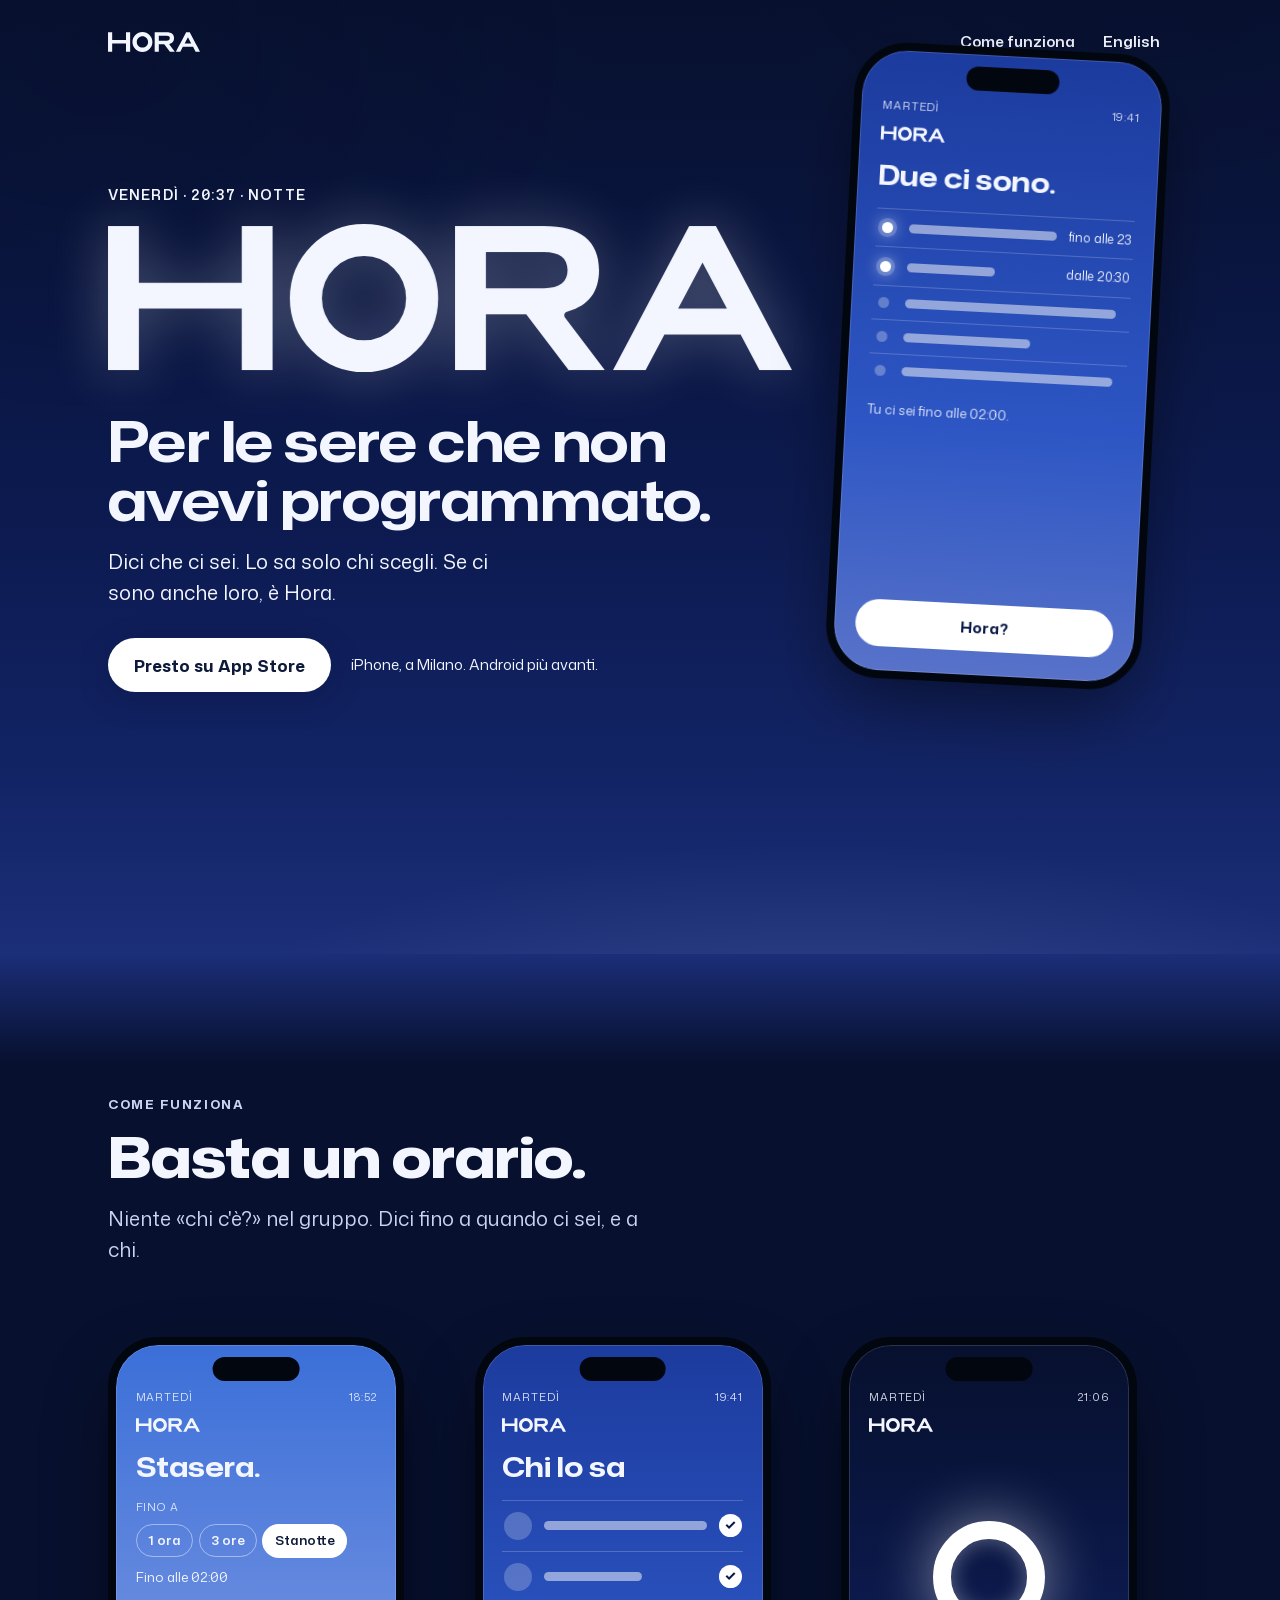
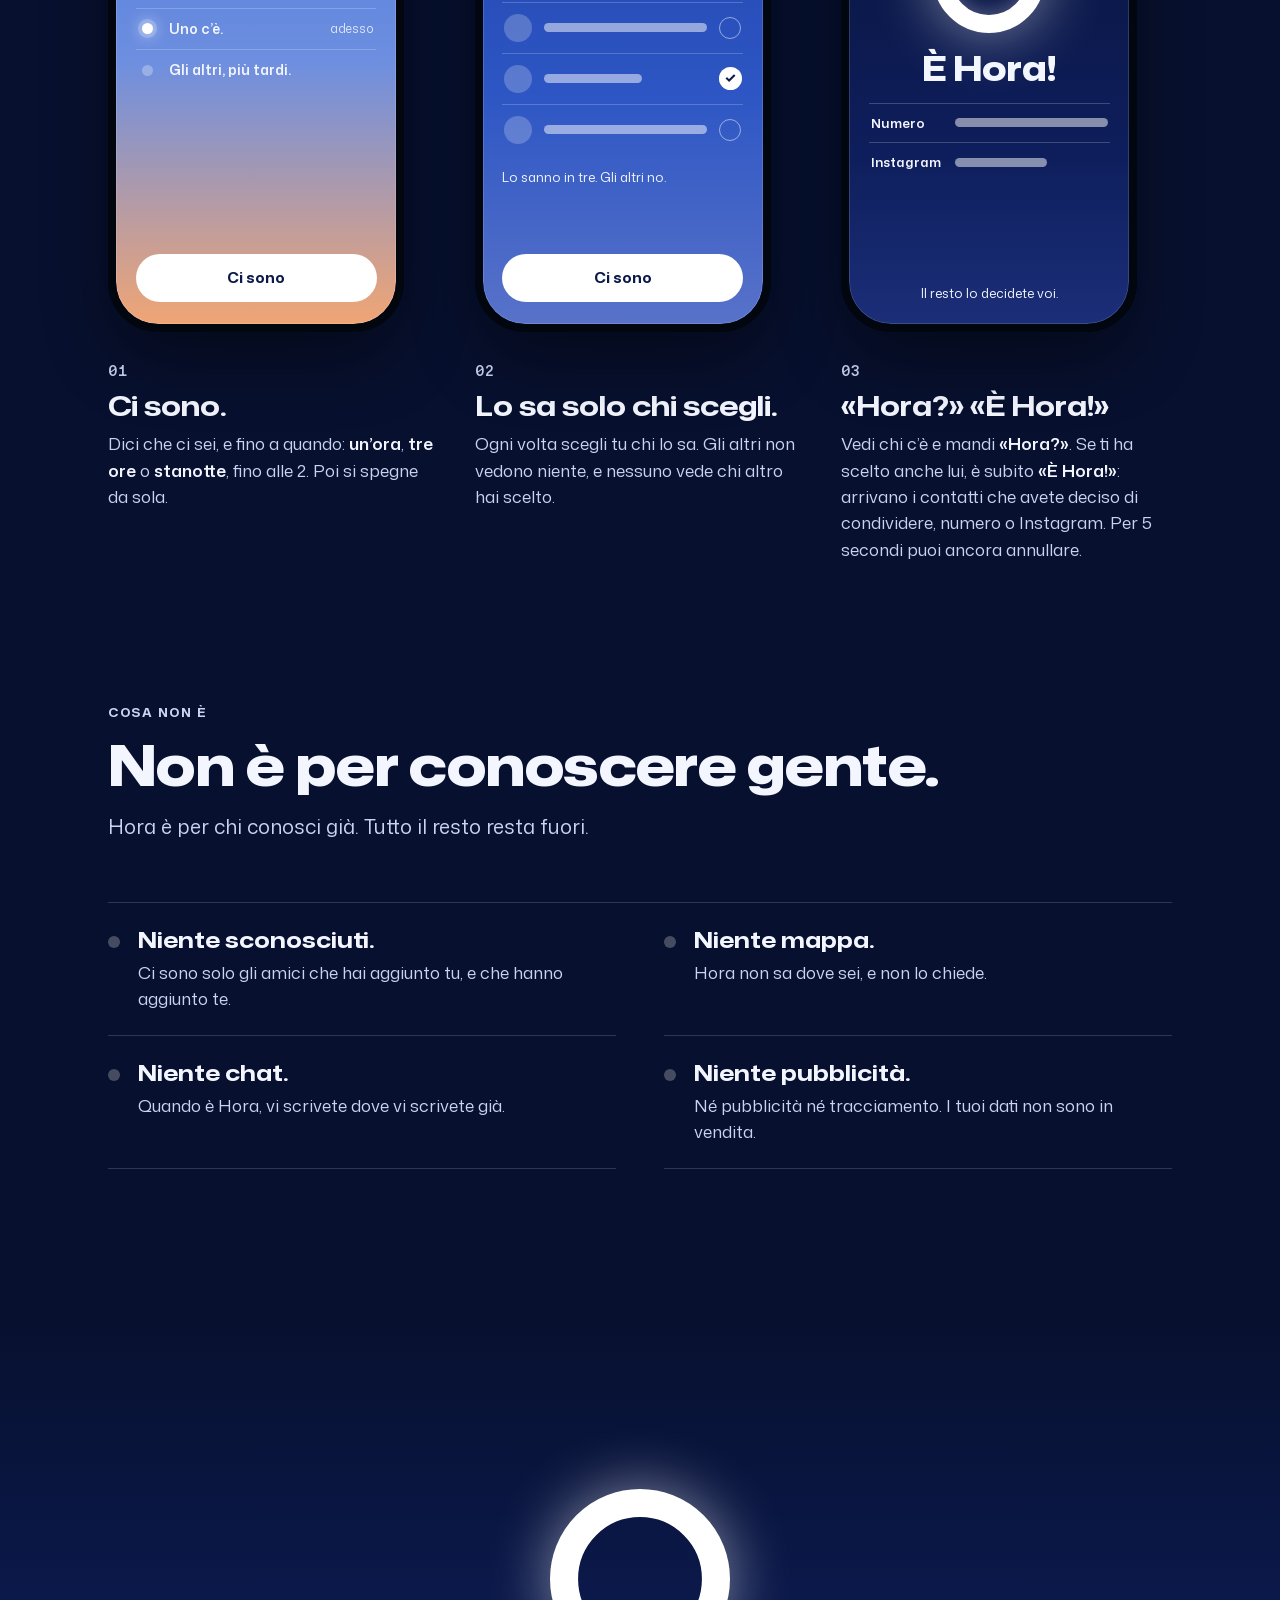
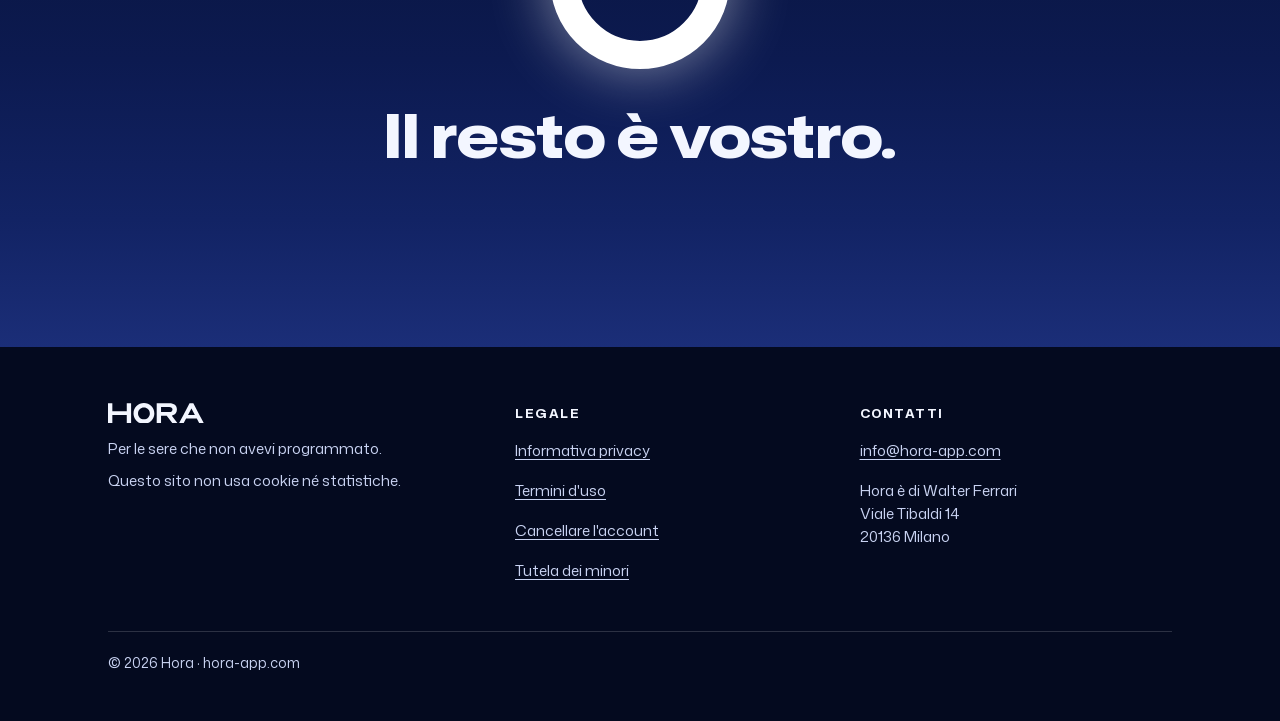
<file: index.html>
<!doctype html>
<html lang="it" data-cielo="orablu">
<head>
<meta charset="utf-8">
<meta name="viewport" content="width=device-width, initial-scale=1, viewport-fit=cover">
<title>Hora · Per le sere che non avevi programmato</title>
<meta name="description" content="Dici che ci sei, solo agli amici che scegli. Se ci sono anche loro, è Hora. iPhone, a Milano.">
<meta name="theme-color" content="#07102E">
<meta property="og:title" content="Hora · Per le sere che non avevi programmato">
<meta property="og:description" content="Dici che ci sei, solo agli amici che scegli. Se ci sono anche loro, è Hora. iPhone, a Milano.">
<meta property="og:image" content="https://hora-app.com/assets/hora-og.jpg">
<meta property="og:type" content="website">
<meta name="twitter:card" content="summary_large_image">
<link rel="canonical" href="https://hora-app.com/">
<link rel="alternate" hreflang="it" href="https://hora-app.com/">
<link rel="alternate" hreflang="en" href="https://hora-app.com/en.html">
<link rel="alternate" hreflang="x-default" href="https://hora-app.com/">
<link rel="icon" href="/assets/icona.svg" type="image/svg+xml">
<link rel="apple-touch-icon" href="/assets/icona-180.png">
<link rel="preload" href="/assets/font/mona-sans.woff2" as="font" type="font/woff2" crossorigin>
<link rel="stylesheet" href="/assets/hora.css">
<script src="/assets/cielo.js"></script>
<script>(function(d){if(window.matchMedia&&matchMedia("(prefers-reduced-motion: no-preference)").matches){d.classList.add("anima");setTimeout(function(){if(!window.horaMoto)d.classList.remove("anima")},4000)}})(document.documentElement)</script>
</head>
<body>
<a class="salta" href="#contenuto">Vai al contenuto</a>
<div class="apertura cielo">
<header class="contenitore testata"><a class="marchio" href="/" aria-label="Hora, pagina iniziale"><svg class="scritta" viewBox="0 0 3325 721" aria-hidden="true" focusable="false"><path d="M0.0 710.5L150.0 710.5L150.0 411.5L650.0 411.5L650.0 710.5L800.0 710.5L800.0 10.5L650.0 10.5L650.0 285.5L150.0 285.5L150.0 10.5L0.0 10.5Z"/><path d="M1687.0 710.5L1837.0 710.5L1837.0 438.5L2033.0 438.5L2239.0 710.5L2415.0 710.5L2224.2 458.6L2224.6 459.0C2212.3 442.7 2217.6 430.0 2237.2 424.5L2237.3 424.5C2336.4 397.2 2387.0 329.9 2387.0 224.5C2387.0 83.3 2296.0 10.5 2119.5 10.5L1687.0 10.5ZM1837.0 312.5L1837.0 136.5L2119.5 136.5C2195.1 136.5 2234.0 166.4 2234.0 224.5C2234.0 282.6 2195.1 312.5 2119.5 312.5Z"/><path d="M2455.0 710.5L2613.4 710.5L2704.8 537.5L3075.2 537.5L3166.6 710.5L3325.0 710.5L3233.6 537.5L3167.0 411.5L2969.2 37.3L2955.0 10.5L2825.0 10.5L2810.8 37.3L2613.0 411.5L2546.4 537.5ZM2771.4 411.5L2890.0 187.1L3008.6 411.5Z"/><path class="o" d="M1605.0 360.5C1605.0 161.4 1443.6 -0.0 1244.5 -0.0C1045.4 -0.0 884.0 161.4 884.0 360.5C884.0 559.6 1045.4 721.0 1244.5 721.0C1443.6 721.0 1605.0 559.6 1605.0 360.5ZM1449.0 360.5C1449.0 473.4 1357.4 565.0 1244.5 565.0C1131.6 565.0 1040.0 473.4 1040.0 360.5C1040.0 247.6 1131.6 156.0 1244.5 156.0C1357.4 156.0 1449.0 247.6 1449.0 360.5Z"/></svg></a><nav aria-label="Pagina"><a href="#come">Come funziona</a><a href="/en.html" lang="en">English</a></nav></header>
<div class="contenitore corpo">
<div class="eroe">
<div class="eroe-testo">
<p class="ora-adesso" data-ora="giorno">martedì · 19:41 · ora blu</p>
<h1><span class="sr">Hora</span><svg class="scritta" viewBox="0 0 3325 721" aria-hidden="true" focusable="false"><path d="M0.0 710.5L150.0 710.5L150.0 411.5L650.0 411.5L650.0 710.5L800.0 710.5L800.0 10.5L650.0 10.5L650.0 285.5L150.0 285.5L150.0 10.5L0.0 10.5Z"/><path d="M1687.0 710.5L1837.0 710.5L1837.0 438.5L2033.0 438.5L2239.0 710.5L2415.0 710.5L2224.2 458.6L2224.6 459.0C2212.3 442.7 2217.6 430.0 2237.2 424.5L2237.3 424.5C2336.4 397.2 2387.0 329.9 2387.0 224.5C2387.0 83.3 2296.0 10.5 2119.5 10.5L1687.0 10.5ZM1837.0 312.5L1837.0 136.5L2119.5 136.5C2195.1 136.5 2234.0 166.4 2234.0 224.5C2234.0 282.6 2195.1 312.5 2119.5 312.5Z"/><path d="M2455.0 710.5L2613.4 710.5L2704.8 537.5L3075.2 537.5L3166.6 710.5L3325.0 710.5L3233.6 537.5L3167.0 411.5L2969.2 37.3L2955.0 10.5L2825.0 10.5L2810.8 37.3L2613.0 411.5L2546.4 537.5ZM2771.4 411.5L2890.0 187.1L3008.6 411.5Z"/><path class="o" d="M1605.0 360.5C1605.0 161.4 1443.6 -0.0 1244.5 -0.0C1045.4 -0.0 884.0 161.4 884.0 360.5C884.0 559.6 1045.4 721.0 1244.5 721.0C1443.6 721.0 1605.0 559.6 1605.0 360.5ZM1449.0 360.5C1449.0 473.4 1357.4 565.0 1244.5 565.0C1131.6 565.0 1040.0 473.4 1040.0 360.5C1040.0 247.6 1131.6 156.0 1244.5 156.0C1357.4 156.0 1449.0 247.6 1449.0 360.5Z"/><circle class="o-anello" cx="1244.5" cy="360.5" r="282.5"/></svg></h1>
<p class="riga">Per le sere che non avevi programmato.</p>
<p class="sotto">Dici che ci sei. Lo sa solo chi scegli. Se ci sono anche loro, è Hora.</p>
<div class="azioni">
<!-- TODO: link vero dell'App Store e badge ufficiale Apple quando l'app è pubblicata -->
<span class="bottone" id="app-store" aria-disabled="true">Presto su App Store</span>
<p class="nota-piccola">iPhone, a Milano. Android più avanti.</p>
</div>
</div>
<div class="tel orablu eroe-tel" role="img" aria-label="Schermata di Hora all'ora blu: due amici ci sono, uno fino alle 23 e uno dalle 20:30. In fondo il pulsante Hora?">
<div class="stato"><span>martedì</span><span>19:41</span></div><svg class="scritta mini" viewBox="0 0 3325 721" aria-hidden="true" focusable="false"><path d="M0.0 710.5L150.0 710.5L150.0 411.5L650.0 411.5L650.0 710.5L800.0 710.5L800.0 10.5L650.0 10.5L650.0 285.5L150.0 285.5L150.0 10.5L0.0 10.5Z"/><path d="M1687.0 710.5L1837.0 710.5L1837.0 438.5L2033.0 438.5L2239.0 710.5L2415.0 710.5L2224.2 458.6L2224.6 459.0C2212.3 442.7 2217.6 430.0 2237.2 424.5L2237.3 424.5C2336.4 397.2 2387.0 329.9 2387.0 224.5C2387.0 83.3 2296.0 10.5 2119.5 10.5L1687.0 10.5ZM1837.0 312.5L1837.0 136.5L2119.5 136.5C2195.1 136.5 2234.0 166.4 2234.0 224.5C2234.0 282.6 2195.1 312.5 2119.5 312.5Z"/><path d="M2455.0 710.5L2613.4 710.5L2704.8 537.5L3075.2 537.5L3166.6 710.5L3325.0 710.5L3233.6 537.5L3167.0 411.5L2969.2 37.3L2955.0 10.5L2825.0 10.5L2810.8 37.3L2613.0 411.5L2546.4 537.5ZM2771.4 411.5L2890.0 187.1L3008.6 411.5Z"/><path class="o" d="M1605.0 360.5C1605.0 161.4 1443.6 -0.0 1244.5 -0.0C1045.4 -0.0 884.0 161.4 884.0 360.5C884.0 559.6 1045.4 721.0 1244.5 721.0C1443.6 721.0 1605.0 559.6 1605.0 360.5ZM1449.0 360.5C1449.0 473.4 1357.4 565.0 1244.5 565.0C1131.6 565.0 1040.0 473.4 1040.0 360.5C1040.0 247.6 1131.6 156.0 1244.5 156.0C1357.4 156.0 1449.0 247.6 1449.0 360.5Z"/></svg>
<div class="grande-t">Due ci sono.</div>
<div class="riga-p"><span class="lampione on"></span><span class="nome"></span><span class="quando">fino alle 23</span></div>
<div class="riga-p"><span class="lampione on"></span><span class="nome corto"></span><span class="quando">dalle 20:30</span></div>
<div class="riga-p"><span class="lampione"></span><span class="nome"></span><span class="quando"></span></div>
<div class="riga-p"><span class="lampione"></span><span class="nome corto"></span><span class="quando"></span></div>
<div class="riga-p"><span class="lampione"></span><span class="nome"></span><span class="quando"></span></div>
<div class="piede-t">Tu ci sei fino alle 02:00.</div>
<div class="cta">Hora?</div>
</div>
</div>
</div>
<div class="luci" aria-hidden="true"><span style="left:1.6%;bottom:24px"></span><span style="left:6.1%;bottom:19px"></span><span style="left:9.5%;bottom:37px"></span><span class="on" style="left:12%;bottom:46px;animation-delay:.4s"></span><span style="left:15.7%;bottom:42px"></span><span style="left:19.4%;bottom:20px"></span><span style="left:24%;bottom:67px"></span><span style="left:26.9%;bottom:28px"></span><span style="left:31.8%;bottom:75px"></span><span class="on" style="left:35.4%;bottom:39px;animation-delay:.9s"></span><span class="on" style="left:40.1%;bottom:17px;animation-delay:1.4s"></span><span style="left:43.5%;bottom:33px"></span><span style="left:45.5%;bottom:22px"></span><span style="left:49.5%;bottom:66px"></span><span style="left:52.9%;bottom:51px"></span><span style="left:57.7%;bottom:38px"></span><span style="left:61.2%;bottom:18px"></span><span class="on" style="left:63.7%;bottom:27px;animation-delay:1.9s"></span><span style="left:68.9%;bottom:41px"></span><span style="left:71.7%;bottom:51px"></span><span style="left:75.7%;bottom:33px"></span><span style="left:80.2%;bottom:59px"></span><span class="on" style="left:82.6%;bottom:51px;animation-delay:2.4s"></span><span style="left:87%;bottom:70px"></span><span style="left:91.2%;bottom:32px"></span><span style="left:95.5%;bottom:22px"></span></div>
</div>
<main id="contenuto">
<section class="sezione" id="come" aria-labelledby="come-h">
<div class="contenitore">
<p class="occhiello">Come funziona</p>
<h2 id="come-h">Basta un orario.</h2>
<p class="attacco">Niente «chi c'è?» nel gruppo. Dici fino a quando ci sei, e a chi.</p>
<ol class="passi">
<li class="passo">
<div class="tel tramonto" role="img" aria-label="Schermata di Hora al tramonto: scegli fino a quando ci sei, un'ora, tre ore o stanotte, poi premi Ci sono.">
<div class="stato"><span>martedì</span><span>18:52</span></div><svg class="scritta mini" viewBox="0 0 3325 721" aria-hidden="true" focusable="false"><path d="M0.0 710.5L150.0 710.5L150.0 411.5L650.0 411.5L650.0 710.5L800.0 710.5L800.0 10.5L650.0 10.5L650.0 285.5L150.0 285.5L150.0 10.5L0.0 10.5Z"/><path d="M1687.0 710.5L1837.0 710.5L1837.0 438.5L2033.0 438.5L2239.0 710.5L2415.0 710.5L2224.2 458.6L2224.6 459.0C2212.3 442.7 2217.6 430.0 2237.2 424.5L2237.3 424.5C2336.4 397.2 2387.0 329.9 2387.0 224.5C2387.0 83.3 2296.0 10.5 2119.5 10.5L1687.0 10.5ZM1837.0 312.5L1837.0 136.5L2119.5 136.5C2195.1 136.5 2234.0 166.4 2234.0 224.5C2234.0 282.6 2195.1 312.5 2119.5 312.5Z"/><path d="M2455.0 710.5L2613.4 710.5L2704.8 537.5L3075.2 537.5L3166.6 710.5L3325.0 710.5L3233.6 537.5L3167.0 411.5L2969.2 37.3L2955.0 10.5L2825.0 10.5L2810.8 37.3L2613.0 411.5L2546.4 537.5ZM2771.4 411.5L2890.0 187.1L3008.6 411.5Z"/><path class="o" d="M1605.0 360.5C1605.0 161.4 1443.6 -0.0 1244.5 -0.0C1045.4 -0.0 884.0 161.4 884.0 360.5C884.0 559.6 1045.4 721.0 1244.5 721.0C1443.6 721.0 1605.0 559.6 1605.0 360.5ZM1449.0 360.5C1449.0 473.4 1357.4 565.0 1244.5 565.0C1131.6 565.0 1040.0 473.4 1040.0 360.5C1040.0 247.6 1131.6 156.0 1244.5 156.0C1357.4 156.0 1449.0 247.6 1449.0 360.5Z"/></svg>
<div class="grande-t">Stasera.</div>
<div class="etichetta">Fino a</div><div class="scelte"><span class="scelta">1 ora</span><span class="scelta">3 ore</span><span class="scelta si">Stanotte</span></div>
<div class="fino">Fino alle 02:00</div>
<div class="sotto-t"><div class="riga-p"><span class="lampione on"></span><b>Uno c’è.</b><span class="quando">adesso</span></div><div class="riga-p"><span class="lampione"></span><b>Gli altri, più tardi.</b><span class="quando"></span></div></div>
<div class="cta">Ci sono</div>
</div>
<p class="numero">01</p><h3>Ci sono.</h3><p>Dici che ci sei, e fino a quando: <strong>un’ora</strong>, <strong>tre ore</strong> o <strong>stanotte</strong>, fino alle 2. Poi si spegne da sola.</p>
</li>
<li class="passo">
<div class="tel orablu" role="img" aria-label="Schermata di Hora all'ora blu: la lista degli amici, ne scegli tre che lo sapranno.">
<div class="stato"><span>martedì</span><span>19:41</span></div><svg class="scritta mini" viewBox="0 0 3325 721" aria-hidden="true" focusable="false"><path d="M0.0 710.5L150.0 710.5L150.0 411.5L650.0 411.5L650.0 710.5L800.0 710.5L800.0 10.5L650.0 10.5L650.0 285.5L150.0 285.5L150.0 10.5L0.0 10.5Z"/><path d="M1687.0 710.5L1837.0 710.5L1837.0 438.5L2033.0 438.5L2239.0 710.5L2415.0 710.5L2224.2 458.6L2224.6 459.0C2212.3 442.7 2217.6 430.0 2237.2 424.5L2237.3 424.5C2336.4 397.2 2387.0 329.9 2387.0 224.5C2387.0 83.3 2296.0 10.5 2119.5 10.5L1687.0 10.5ZM1837.0 312.5L1837.0 136.5L2119.5 136.5C2195.1 136.5 2234.0 166.4 2234.0 224.5C2234.0 282.6 2195.1 312.5 2119.5 312.5Z"/><path d="M2455.0 710.5L2613.4 710.5L2704.8 537.5L3075.2 537.5L3166.6 710.5L3325.0 710.5L3233.6 537.5L3167.0 411.5L2969.2 37.3L2955.0 10.5L2825.0 10.5L2810.8 37.3L2613.0 411.5L2546.4 537.5ZM2771.4 411.5L2890.0 187.1L3008.6 411.5Z"/><path class="o" d="M1605.0 360.5C1605.0 161.4 1443.6 -0.0 1244.5 -0.0C1045.4 -0.0 884.0 161.4 884.0 360.5C884.0 559.6 1045.4 721.0 1244.5 721.0C1443.6 721.0 1605.0 559.6 1605.0 360.5ZM1449.0 360.5C1449.0 473.4 1357.4 565.0 1244.5 565.0C1131.6 565.0 1040.0 473.4 1040.0 360.5C1040.0 247.6 1131.6 156.0 1244.5 156.0C1357.4 156.0 1449.0 247.6 1449.0 360.5Z"/></svg>
<div class="grande-t">Chi lo sa</div>
<div class="riga-p"><span class="faccia"></span><span class="nome"></span><span class="spunta si"></span></div><div class="riga-p"><span class="faccia"></span><span class="nome corto"></span><span class="spunta si"></span></div><div class="riga-p"><span class="faccia"></span><span class="nome"></span><span class="spunta"></span></div><div class="riga-p"><span class="faccia"></span><span class="nome corto"></span><span class="spunta si"></span></div><div class="riga-p"><span class="faccia"></span><span class="nome"></span><span class="spunta"></span></div>
<div class="piede-t">Lo sanno in tre. Gli altri no.</div>
<div class="cta">Ci sono</div>
</div>
<p class="numero">02</p><h3>Lo sa solo chi scegli.</h3><p>Ogni volta scegli tu chi lo sa. Gli altri non vedono niente, e nessuno vede chi altro hai scelto.</p>
</li>
<li class="passo">
<div class="tel notte" role="img" aria-label="Schermata di Hora di notte: un anello bianco e la scritta È Hora!, sotto numero e Instagram.">
<div class="stato"><span>martedì</span><span>21:06</span></div><svg class="scritta mini" viewBox="0 0 3325 721" aria-hidden="true" focusable="false"><path d="M0.0 710.5L150.0 710.5L150.0 411.5L650.0 411.5L650.0 710.5L800.0 710.5L800.0 10.5L650.0 10.5L650.0 285.5L150.0 285.5L150.0 10.5L0.0 10.5Z"/><path d="M1687.0 710.5L1837.0 710.5L1837.0 438.5L2033.0 438.5L2239.0 710.5L2415.0 710.5L2224.2 458.6L2224.6 459.0C2212.3 442.7 2217.6 430.0 2237.2 424.5L2237.3 424.5C2336.4 397.2 2387.0 329.9 2387.0 224.5C2387.0 83.3 2296.0 10.5 2119.5 10.5L1687.0 10.5ZM1837.0 312.5L1837.0 136.5L2119.5 136.5C2195.1 136.5 2234.0 166.4 2234.0 224.5C2234.0 282.6 2195.1 312.5 2119.5 312.5Z"/><path d="M2455.0 710.5L2613.4 710.5L2704.8 537.5L3075.2 537.5L3166.6 710.5L3325.0 710.5L3233.6 537.5L3167.0 411.5L2969.2 37.3L2955.0 10.5L2825.0 10.5L2810.8 37.3L2613.0 411.5L2546.4 537.5ZM2771.4 411.5L2890.0 187.1L3008.6 411.5Z"/><path class="o" d="M1605.0 360.5C1605.0 161.4 1443.6 -0.0 1244.5 -0.0C1045.4 -0.0 884.0 161.4 884.0 360.5C884.0 559.6 1045.4 721.0 1244.5 721.0C1443.6 721.0 1605.0 559.6 1605.0 360.5ZM1449.0 360.5C1449.0 473.4 1357.4 565.0 1244.5 565.0C1131.6 565.0 1040.0 473.4 1040.0 360.5C1040.0 247.6 1131.6 156.0 1244.5 156.0C1357.4 156.0 1449.0 247.6 1449.0 360.5Z"/></svg>
<div class="momento"><div class="incontro"><span class="luce-a"></span><span class="luce-b"></span><div class="anello"></div></div><div class="big">È Hora!</div>
<div class="contatti"><div class="riga-p"><b>Numero</b><span class="nome"></span></div><div class="riga-p"><b>Instagram</b><span class="nome corto"></span></div></div>
</div>
<div class="piede-t" style="text-align:center;margin-bottom:0">Il resto lo decidete voi.</div>
</div>
<p class="numero">03</p><h3>«Hora?» «È Hora!»</h3><p>Vedi chi c’è e mandi <strong>«Hora?»</strong>. Se ti ha scelto anche lui, è subito <strong>«È Hora!»</strong>: arrivano i contatti che avete deciso di condividere, numero o Instagram. Per 5 secondi puoi ancora annullare.</p>
</li>
</ol>
</div>
</section>
<section class="sezione" id="cosa-non-e" aria-labelledby="non-h">
<div class="contenitore">
<p class="occhiello">Cosa non è</p>
<h2 id="non-h">Non è per conoscere gente.</h2>
<p class="attacco">Hora è per chi conosci già. Tutto il resto resta fuori.</p>
<ul class="non-e"><li><span class="spenta" aria-hidden="true"></span><div><h3>Niente sconosciuti.</h3><p>Ci sono solo gli amici che hai aggiunto tu, e che hanno aggiunto te.</p></div></li><li><span class="spenta" aria-hidden="true"></span><div><h3>Niente mappa.</h3><p>Hora non sa dove sei, e non lo chiede.</p></div></li><li><span class="spenta" aria-hidden="true"></span><div><h3>Niente chat.</h3><p>Quando è Hora, vi scrivete dove vi scrivete già.</p></div></li><li><span class="spenta" aria-hidden="true"></span><div><h3>Niente pubblicità.</h3><p>Né pubblicità né tracciamento. I tuoi dati non sono in vendita.</p></div></li></ul>
</div>
</section>

<section class="chiusura" aria-label="Hora">
<div class="anello" aria-hidden="true"><svg viewBox="0 0 100 100" focusable="false"><circle cx="50" cy="50" r="42.2"/></svg></div>
<p>Il resto è vostro.</p>
</section>
</main>
<footer class="piede">
<div class="contenitore">
<div class="griglia">
<div>
<a class="marchio" href="/" aria-label="Hora, pagina iniziale"><svg class="scritta" viewBox="0 0 3325 721" aria-hidden="true" focusable="false"><path d="M0.0 710.5L150.0 710.5L150.0 411.5L650.0 411.5L650.0 710.5L800.0 710.5L800.0 10.5L650.0 10.5L650.0 285.5L150.0 285.5L150.0 10.5L0.0 10.5Z"/><path d="M1687.0 710.5L1837.0 710.5L1837.0 438.5L2033.0 438.5L2239.0 710.5L2415.0 710.5L2224.2 458.6L2224.6 459.0C2212.3 442.7 2217.6 430.0 2237.2 424.5L2237.3 424.5C2336.4 397.2 2387.0 329.9 2387.0 224.5C2387.0 83.3 2296.0 10.5 2119.5 10.5L1687.0 10.5ZM1837.0 312.5L1837.0 136.5L2119.5 136.5C2195.1 136.5 2234.0 166.4 2234.0 224.5C2234.0 282.6 2195.1 312.5 2119.5 312.5Z"/><path d="M2455.0 710.5L2613.4 710.5L2704.8 537.5L3075.2 537.5L3166.6 710.5L3325.0 710.5L3233.6 537.5L3167.0 411.5L2969.2 37.3L2955.0 10.5L2825.0 10.5L2810.8 37.3L2613.0 411.5L2546.4 537.5ZM2771.4 411.5L2890.0 187.1L3008.6 411.5Z"/><path class="o" d="M1605.0 360.5C1605.0 161.4 1443.6 -0.0 1244.5 -0.0C1045.4 -0.0 884.0 161.4 884.0 360.5C884.0 559.6 1045.4 721.0 1244.5 721.0C1443.6 721.0 1605.0 559.6 1605.0 360.5ZM1449.0 360.5C1449.0 473.4 1357.4 565.0 1244.5 565.0C1131.6 565.0 1040.0 473.4 1040.0 360.5C1040.0 247.6 1131.6 156.0 1244.5 156.0C1357.4 156.0 1449.0 247.6 1449.0 360.5Z"/></svg></a>
<p>Per le sere che non avevi programmato.</p>
<p>Questo sito non usa cookie né statistiche.</p>
</div>
<nav aria-labelledby="piede-legale"><h2 id="piede-legale">Legale</h2><ul><li><a href="/privacy.html">Informativa privacy</a></li><li><a href="/terms.html">Termini d&#x27;uso</a></li><li><a href="/accountdeletion.html" lang="en">Cancellare l&#x27;account</a></li><li><a href="/csae-policy.html" lang="en">Tutela dei minori</a></li></ul></nav>
<div><h2>Contatti</h2>
<p><a href="mailto:info@hora-app.com">info@hora-app.com</a></p>
<p>Hora è di Walter Ferrari<br>Viale Tibaldi 14<br>20136 Milano</p>
</div>
</div>
<p class="fondo">© 2026 Hora · hora-app.com</p>
</div>
</footer>
<script src="/assets/moto.js" defer></script>
</body>
</html>
</file>
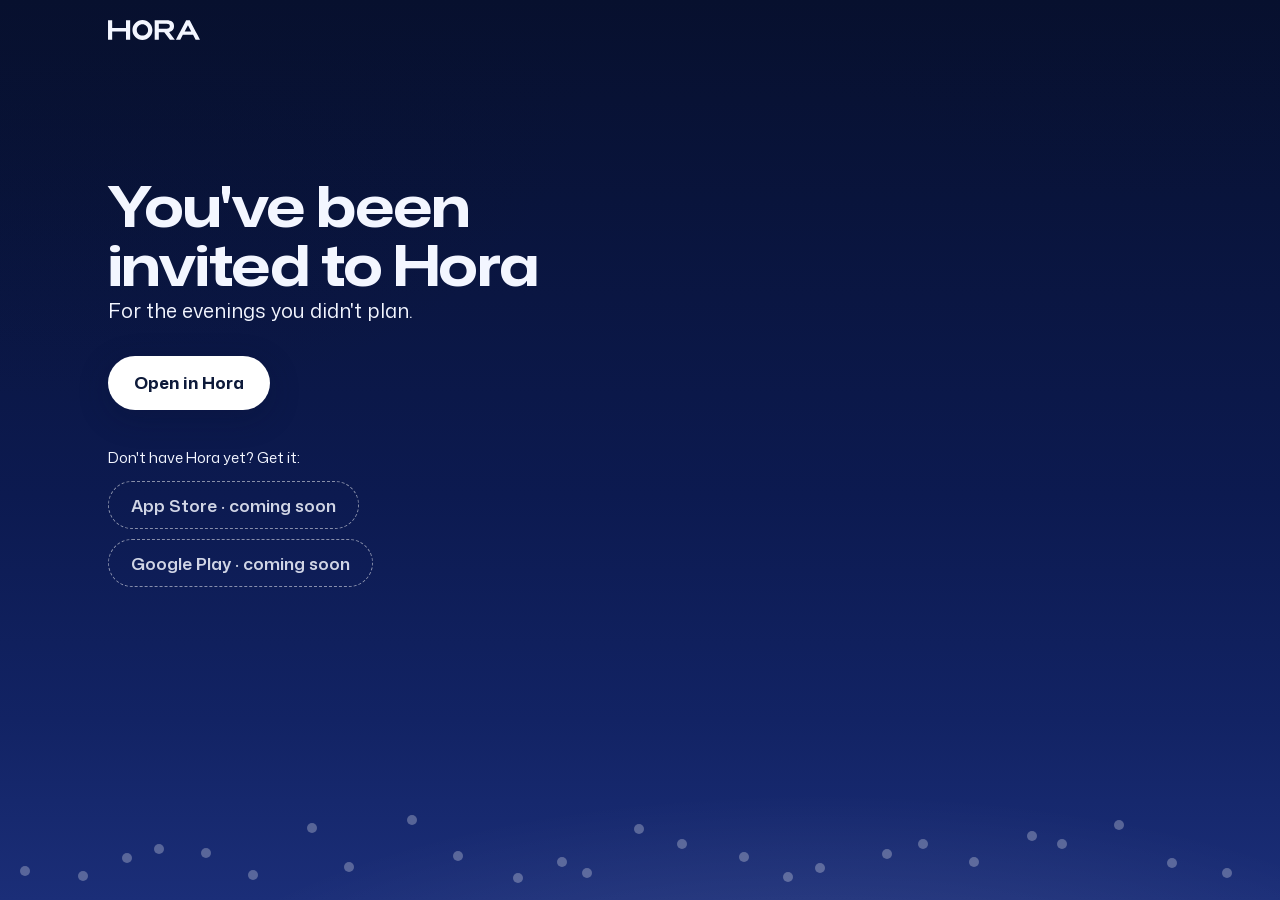
<file: a/index.html>
<!doctype html>
<html lang="it" data-cielo="orablu">
<head>
<meta charset="utf-8">
<meta name="viewport" content="width=device-width, initial-scale=1, viewport-fit=cover">
<title>Invito – HORA</title>
<meta name="description" content="Ti hanno invitato su Hora.">
<meta name="theme-color" content="#07102E">
<meta property="og:title" content="Invito – HORA">
<meta property="og:description" content="Ti hanno invitato su Hora.">
<meta property="og:image" content="https://hora-app.com/assets/hora-og.jpg">
<meta property="og:type" content="website">
<meta name="twitter:card" content="summary_large_image">
<meta name="robots" content="noindex">
<link rel="icon" href="/assets/icona.svg" type="image/svg+xml">
<link rel="apple-touch-icon" href="/assets/icona-180.png">
<link rel="preload" href="/assets/font/mona-sans.woff2" as="font" type="font/woff2" crossorigin>
<link rel="stylesheet" href="/assets/hora.css">
<script src="/assets/cielo.js"></script>
<script>(function(d){if(window.matchMedia&&matchMedia("(prefers-reduced-motion: no-preference)").matches){d.classList.add("anima");setTimeout(function(){if(!window.horaMoto)d.classList.remove("anima")},4000)}})(document.documentElement)</script>
</head>
<body class="invito">
<div class="apertura cielo">
<header class="contenitore testata"><a class="marchio" href="/" aria-label="Hora"><svg class="scritta" viewBox="0 0 3325 721" aria-hidden="true" focusable="false"><path d="M0.0 710.5L150.0 710.5L150.0 411.5L650.0 411.5L650.0 710.5L800.0 710.5L800.0 10.5L650.0 10.5L650.0 285.5L150.0 285.5L150.0 10.5L0.0 10.5Z"/><path d="M1687.0 710.5L1837.0 710.5L1837.0 438.5L2033.0 438.5L2239.0 710.5L2415.0 710.5L2224.2 458.6L2224.6 459.0C2212.3 442.7 2217.6 430.0 2237.2 424.5L2237.3 424.5C2336.4 397.2 2387.0 329.9 2387.0 224.5C2387.0 83.3 2296.0 10.5 2119.5 10.5L1687.0 10.5ZM1837.0 312.5L1837.0 136.5L2119.5 136.5C2195.1 136.5 2234.0 166.4 2234.0 224.5C2234.0 282.6 2195.1 312.5 2119.5 312.5Z"/><path d="M2455.0 710.5L2613.4 710.5L2704.8 537.5L3075.2 537.5L3166.6 710.5L3325.0 710.5L3233.6 537.5L3167.0 411.5L2969.2 37.3L2955.0 10.5L2825.0 10.5L2810.8 37.3L2613.0 411.5L2546.4 537.5ZM2771.4 411.5L2890.0 187.1L3008.6 411.5Z"/><path class="o" d="M1605.0 360.5C1605.0 161.4 1443.6 -0.0 1244.5 -0.0C1045.4 -0.0 884.0 161.4 884.0 360.5C884.0 559.6 1045.4 721.0 1244.5 721.0C1443.6 721.0 1605.0 559.6 1605.0 360.5ZM1449.0 360.5C1449.0 473.4 1357.4 565.0 1244.5 565.0C1131.6 565.0 1040.0 473.4 1040.0 360.5C1040.0 247.6 1131.6 156.0 1244.5 156.0C1357.4 156.0 1449.0 247.6 1449.0 360.5Z"/></svg></a></header>
<main class="contenitore corpo invito-corpo">
<h1 id="title" class="riga">Ti hanno invitato su Hora</h1>
<p id="lead" class="sotto">Per le sere che non avevi programmato.</p>
<a id="open" class="bottone" href="/">Apri in Hora</a>
<p class="nota-piccola" id="noapp">Non hai ancora Hora? Scaricala:</p>
<a id="appstore" class="button store soon" href="#">App Store · presto</a>
<a id="playstore" class="button store soon" href="#">Google Play · presto</a>
<p class="nota-piccola" id="after"></p>
</main>
<div class="luci" aria-hidden="true"><span style="left:1.6%;bottom:24px"></span><span style="left:6.1%;bottom:19px"></span><span style="left:9.5%;bottom:37px"></span><span class="on" style="left:12%;bottom:46px;animation-delay:.4s"></span><span style="left:15.7%;bottom:42px"></span><span style="left:19.4%;bottom:20px"></span><span style="left:24%;bottom:67px"></span><span style="left:26.9%;bottom:28px"></span><span style="left:31.8%;bottom:75px"></span><span class="on" style="left:35.4%;bottom:39px;animation-delay:.9s"></span><span class="on" style="left:40.1%;bottom:17px;animation-delay:1.4s"></span><span style="left:43.5%;bottom:33px"></span><span style="left:45.5%;bottom:22px"></span><span style="left:49.5%;bottom:66px"></span><span style="left:52.9%;bottom:51px"></span><span style="left:57.7%;bottom:38px"></span><span style="left:61.2%;bottom:18px"></span><span class="on" style="left:63.7%;bottom:27px;animation-delay:1.9s"></span><span style="left:68.9%;bottom:41px"></span><span style="left:71.7%;bottom:51px"></span><span style="left:75.7%;bottom:33px"></span><span style="left:80.2%;bottom:59px"></span><span class="on" style="left:82.6%;bottom:51px;animation-delay:2.4s"></span><span style="left:87%;bottom:70px"></span><span style="left:91.2%;bottom:32px"></span><span style="left:95.5%;bottom:22px"></span></div>
</div>
<style>
.invito-corpo { align-items: flex-start; }
.invito-corpo .riga { overflow-wrap: anywhere; }
.invito-corpo #noapp { margin: 36px 0 12px; }
.invito-corpo #after { margin-top: 24px; max-width: 34ch; }
.button.store { display: inline-flex; align-items: center; min-height: 48px; padding: 0 22px; margin: 0 0 10px; border-radius: 999px;
  border: 1.5px solid rgba(255,255,255,.6); text-decoration: none; font-weight: 600; }
[data-cielo="giorno"] .button.store { border-color: rgba(14,26,58,.5); }
.button.store.soon { opacity: .85; pointer-events: none; border-style: dashed; }
</style>
<script>
    (function () {
      // Store links: fill in when Hora is on the stores.
      var APP_STORE_URL = '';
      var PLAY_STORE_URL = '';
      var ANDROID_PACKAGE = 'com.friends_hangout_app';

      var en = !/^it\b/i.test(navigator.language || 'it');
      var txt = en ? {
        title: '@{u} invites you to Hora',
        anon: "You've been invited to Hora",
        lead: 'For the evenings you didn\'t plan.',
        open: 'Open in Hora',
        noapp: "Don't have Hora yet? Get it:",
        soon: ' · coming soon',
        after: 'After signing up, open this link again and you\'ll find @{u} ready to add.'
      } : {
        title: '@{u} ti invita su Hora',
        anon: 'Ti hanno invitato su Hora',
        lead: 'Per le sere che non avevi programmato.',
        open: 'Apri in Hora',
        noapp: 'Non hai ancora Hora? Scaricala:',
        soon: ' · presto',
        after: 'Dopo la registrazione riapri questo link: troverai @{u} pronto da aggiungere.'
      };
      if (en) document.documentElement.lang = 'en';

      // Username from /a/<username> or from ?u=<username> (404.html sends here).
      function readUsername() {
        var m = location.pathname.match(/^\/a\/([^\/]+)\/?$/);
        var raw = m && m[1] !== 'index.html' ? m[1] : null;
        if (!raw) {
          var q = location.search.match(/[?&]u=([^&#]*)/);
          raw = q ? q[1] : null;
        }
        if (!raw) return null;
        try { raw = decodeURIComponent(raw); } catch (e) { return null; }
        raw = raw.replace(/^@/, '').toLowerCase();
        return /^[a-z0-9_]{3,20}$/.test(raw) ? raw : null;
      }

      var user = readUsername();
      var appLink = user ? 'hora://a/' + user : 'hora://';

      document.getElementById('title').textContent = user ? txt.title.replace('{u}', user) : txt.anon;
      document.getElementById('lead').textContent = txt.lead;
      document.getElementById('noapp').textContent = txt.noapp;
      if (user) document.getElementById('after').textContent = txt.after.replace('{u}', user);
      if (user) document.title = '@' + user + ' – HORA';

      var open = document.getElementById('open');
      open.textContent = txt.open;
      open.href = appLink;

      function store(id, url, label) {
        var a = document.getElementById(id);
        if (url) { a.href = url; a.textContent = label; a.className = 'button store'; }
        else { a.textContent = label + txt.soon; }
      }
      store('appstore', APP_STORE_URL, 'App Store');
      store('playstore', PLAY_STORE_URL, 'Google Play');

      // Try to open the app right away. Android: an intent link, which comes
      // back to this page (tried=1) if Hora isn't installed. iPhone: no
      // automatic try (Safari shows an error if the app is missing): the
      // button does it, and with Universal Links the app opens before this page.
      var isAndroid = /android/i.test(navigator.userAgent);
      var tried = /[?&]tried=1/.test(location.search);
      if (user && isAndroid && !tried) {
        var back = location.origin + '/a/?u=' + encodeURIComponent(user) + '&tried=1';
        location.replace('intent://a/' + user + '#Intent;scheme=hora;package=' + ANDROID_PACKAGE +
          ';S.browser_fallback_url=' + encodeURIComponent(back) + ';end');
      }
    })();
  </script>
<script src="/assets/moto.js" defer></script>
</body>
</html>
</file>
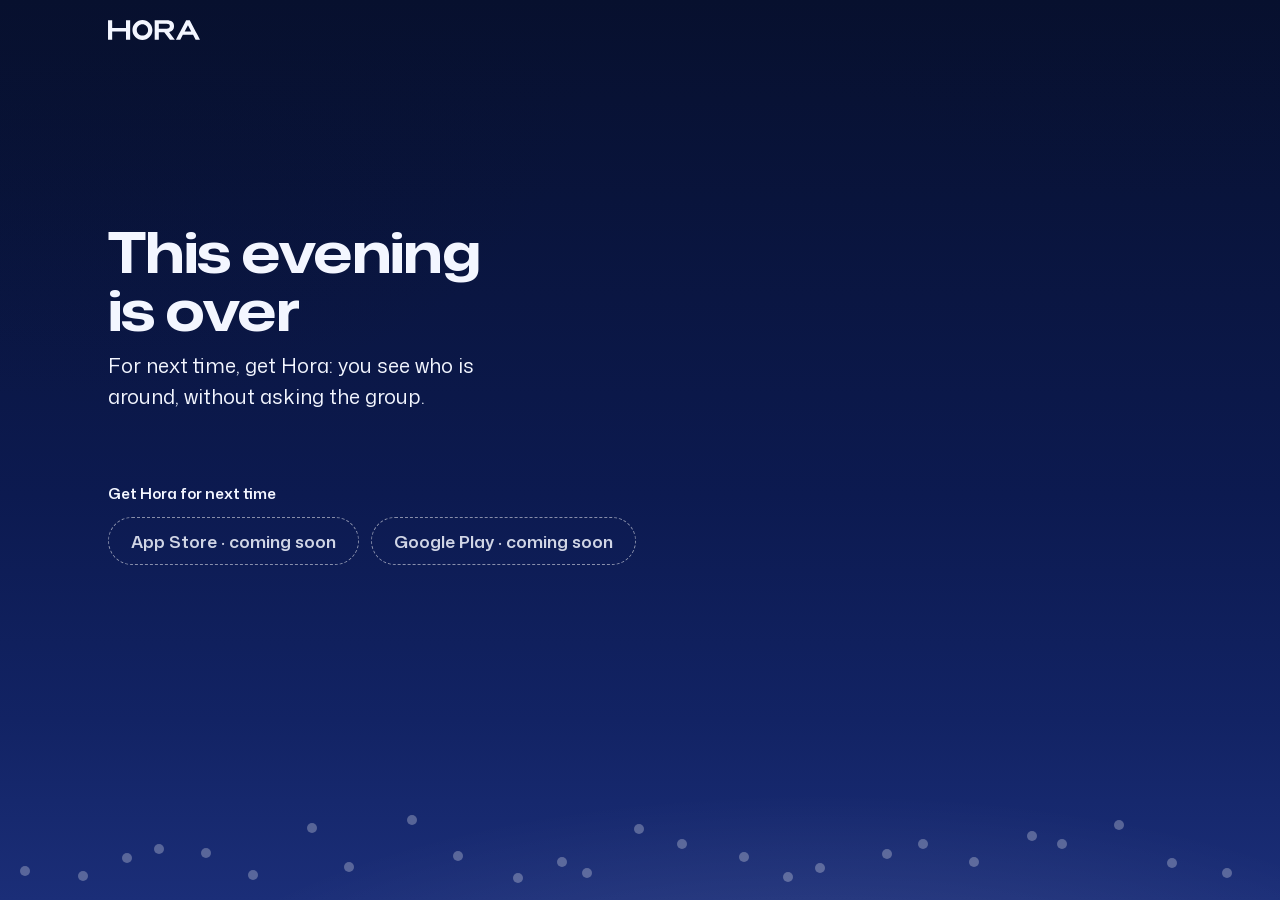
<file: s/index.html>
<!doctype html>
<html lang="it" data-cielo="orablu">
<head>
<meta charset="utf-8">
<meta name="referrer" content="no-referrer">
<meta name="viewport" content="width=device-width, initial-scale=1, viewport-fit=cover">
<title>Stasera – HORA</title>
<meta name="description" content="Qualcuno ti dice che stasera c’è. Se ti va, digli «Ci sto».">
<meta name="theme-color" content="#07102E">
<meta property="og:title" content="Stasera – HORA">
<meta property="og:description" content="Qualcuno ti dice che stasera c’è. Se ti va, digli «Ci sto».">
<meta property="og:image" content="https://hora-app.com/assets/hora-og.jpg">
<meta property="og:type" content="website">
<meta name="twitter:card" content="summary_large_image">
<meta name="robots" content="noindex">
<link rel="icon" href="/assets/icona.svg" type="image/svg+xml">
<link rel="apple-touch-icon" href="/assets/icona-180.png">
<link rel="preload" href="/assets/font/mona-sans.woff2" as="font" type="font/woff2" crossorigin>
<link rel="stylesheet" href="/assets/hora.css">
<script src="/assets/cielo.js"></script>
<script>(function(d){if(window.matchMedia&&matchMedia("(prefers-reduced-motion: no-preference)").matches){d.classList.add("anima");setTimeout(function(){if(!window.horaMoto)d.classList.remove("anima")},4000)}})(document.documentElement)</script>
</head>
<body class="serata">
<div class="apertura cielo">
<header class="contenitore testata"><a class="marchio" href="/" aria-label="Hora"><svg class="scritta" viewBox="0 0 3325 721" aria-hidden="true" focusable="false"><path d="M0.0 710.5L150.0 710.5L150.0 411.5L650.0 411.5L650.0 710.5L800.0 710.5L800.0 10.5L650.0 10.5L650.0 285.5L150.0 285.5L150.0 10.5L0.0 10.5Z"/><path d="M1687.0 710.5L1837.0 710.5L1837.0 438.5L2033.0 438.5L2239.0 710.5L2415.0 710.5L2224.2 458.6L2224.6 459.0C2212.3 442.7 2217.6 430.0 2237.2 424.5L2237.3 424.5C2336.4 397.2 2387.0 329.9 2387.0 224.5C2387.0 83.3 2296.0 10.5 2119.5 10.5L1687.0 10.5ZM1837.0 312.5L1837.0 136.5L2119.5 136.5C2195.1 136.5 2234.0 166.4 2234.0 224.5C2234.0 282.6 2195.1 312.5 2119.5 312.5Z"/><path d="M2455.0 710.5L2613.4 710.5L2704.8 537.5L3075.2 537.5L3166.6 710.5L3325.0 710.5L3233.6 537.5L3167.0 411.5L2969.2 37.3L2955.0 10.5L2825.0 10.5L2810.8 37.3L2613.0 411.5L2546.4 537.5ZM2771.4 411.5L2890.0 187.1L3008.6 411.5Z"/><path class="o" d="M1605.0 360.5C1605.0 161.4 1443.6 -0.0 1244.5 -0.0C1045.4 -0.0 884.0 161.4 884.0 360.5C884.0 559.6 1045.4 721.0 1244.5 721.0C1443.6 721.0 1605.0 559.6 1605.0 360.5ZM1449.0 360.5C1449.0 473.4 1357.4 565.0 1244.5 565.0C1131.6 565.0 1040.0 473.4 1040.0 360.5C1040.0 247.6 1131.6 156.0 1244.5 156.0C1357.4 156.0 1449.0 247.6 1449.0 360.5Z"/></svg></a></header>
<main class="contenitore corpo serata-corpo" id="contenuto">
<div id="carica" aria-live="polite"><p class="sotto" id="carica-t">Un attimo…</p></div>

<section id="viva" hidden aria-labelledby="chi">
<p class="occhiello-s" id="occhiello">Stasera</p>
<h1 id="chi" class="riga"></h1>
<p id="fino" class="sotto fino"></p>
<p id="nota" class="nota-serata" hidden></p>
<p id="meteo" class="nota-piccola meteo" hidden><span id="meteo-t"></span> <a id="meteo-apple" href="https://weatherkit.apple.com/legal-attribution.html" hidden>Apple Weather</a></p>
<form id="modulo" novalidate>
<label for="nome" id="nome-l">Come ti chiami?</label>
<div class="campo-riga">
<input id="nome" name="nome" type="text" autocomplete="given-name" autocapitalize="words" maxlength="24" enterkeyhint="send" aria-describedby="nome-nota errore" required>
<button class="bottone" id="ci-sto" type="submit">Ci sto</button>
</div>
<p id="errore" class="errore" role="alert"></p>
<p id="nome-nota" class="nota-piccola"></p>
</form>
</section>

<section id="fatto" hidden aria-labelledby="fatto-h">
<h1 id="fatto-h" class="riga" tabindex="-1"></h1>
<p id="fatto-p" class="sotto"></p>
</section>

<section id="finita" hidden aria-labelledby="finita-h">
<h1 id="finita-h" class="riga">Questa serata è finita</h1>
<p id="finita-p" class="sotto"></p>
</section>

<section id="guasto" hidden aria-labelledby="guasto-h">
<h1 id="guasto-h" class="riga"></h1>
<button class="bottone" id="riprova" type="button"></button>
</section>

<div id="scarica" hidden>
<p class="nota-piccola" id="scarica-t">Scarica Hora per la prossima volta</p>
<a id="appstore" class="button store soon" href="#">App Store · presto</a>
<a id="playstore" class="button store soon" href="#">Google Play · presto</a>
</div>
</main>
<div class="luci" aria-hidden="true"><span style="left:1.6%;bottom:24px"></span><span style="left:6.1%;bottom:19px"></span><span style="left:9.5%;bottom:37px"></span><span class="on" style="left:12%;bottom:46px;animation-delay:.4s"></span><span style="left:15.7%;bottom:42px"></span><span style="left:19.4%;bottom:20px"></span><span style="left:24%;bottom:67px"></span><span style="left:26.9%;bottom:28px"></span><span style="left:31.8%;bottom:75px"></span><span class="on" style="left:35.4%;bottom:39px;animation-delay:.9s"></span><span class="on" style="left:40.1%;bottom:17px;animation-delay:1.4s"></span><span style="left:43.5%;bottom:33px"></span><span style="left:45.5%;bottom:22px"></span><span style="left:49.5%;bottom:66px"></span><span style="left:52.9%;bottom:51px"></span><span style="left:57.7%;bottom:38px"></span><span style="left:61.2%;bottom:18px"></span><span class="on" style="left:63.7%;bottom:27px;animation-delay:1.9s"></span><span style="left:68.9%;bottom:41px"></span><span style="left:71.7%;bottom:51px"></span><span style="left:75.7%;bottom:33px"></span><span style="left:80.2%;bottom:59px"></span><span class="on" style="left:82.6%;bottom:51px;animation-delay:2.4s"></span><span style="left:87%;bottom:70px"></span><span style="left:91.2%;bottom:32px"></span><span style="left:95.5%;bottom:22px"></span></div>
</div>
<style>
.serata-corpo { align-items: flex-start; }
.serata-corpo section, .serata-corpo #carica { width: 100%; max-width: 34rem; }
.serata-corpo .riga { overflow-wrap: anywhere; margin-bottom: 10px; }
.serata-corpo h1:focus { outline: none; }
.occhiello-s { margin: 0 0 8px; font-size: .8125rem; font-weight: 700; letter-spacing: .12em; text-transform: uppercase; opacity: .9; }
.serata-corpo .fino { margin-bottom: 12px; font-weight: 600; }
.nota-serata { margin: 0 0 10px; font-size: 1.125rem; font-style: italic; overflow-wrap: anywhere; }
.serata-corpo .meteo { margin-bottom: 28px; opacity: .92; }
.serata-corpo .meteo a { font-size: .8125rem; }
#modulo label { display: block; font-weight: 600; margin: 0 0 8px; }
.campo-riga { display: flex; flex-wrap: wrap; gap: 10px; align-items: stretch; }
#nome { flex: 1 1 12rem; min-width: 0; min-height: 52px; padding: 0 18px; border-radius: 999px; font: inherit; font-size: 1.0625rem;
  color: var(--inchiostro); background: var(--carta); border: 2px solid transparent; }
#nome:focus-visible { outline: 3px solid var(--fuoco); outline-offset: 2px; }
#nome[aria-invalid="true"] { border-color: #FFB4A8; }
.campo-riga .bottone { flex: 0 0 auto; border: 0; cursor: pointer; font: inherit; font-weight: 700; min-height: 52px; }
.campo-riga .bottone[disabled] { opacity: .7; cursor: default; }
.errore { margin: 10px 0 0; min-height: 1.5em; font-weight: 600; }
.errore:empty { min-height: 0; margin: 0; }
#nome-nota { margin-top: 10px; max-width: 40ch; opacity: .92; }
#riprova { border: 0; cursor: pointer; font: inherit; font-weight: 700; }
#scarica { margin-top: 40px; }
#scarica-t { margin: 0 0 12px; font-weight: 600; }
.button.store { display: inline-flex; align-items: center; min-height: 48px; padding: 0 22px; margin: 0 8px 10px 0; border-radius: 999px;
  border: 1.5px solid rgba(255,255,255,.6); text-decoration: none; font-weight: 600; }
[data-cielo="giorno"] .button.store { border-color: rgba(14,26,58,.5); }
[data-cielo="giorno"] #nome { border-color: rgba(14,26,58,.35); background: #fff; }
.button.store.soon { opacity: .85; pointer-events: none; border-style: dashed; }
</style>
<script>
    (function () {
      // La serata di chi ha mandato il link (hora-app.com/s/<codice>).
      // Nessun cookie, niente in memoria nel browser, nessuna statistica.
      // Il server (functions/src/senzaApp.ts) dà SOLO: nome, fino a, riga, meteo.
      // Store: da riempire quando Hora è negli store (come la pagina d'invito).
      var APP_STORE_URL = '';
      var PLAY_STORE_URL = '';
      var API = 'https://europe-west1-hora-a4598.cloudfunctions.net';
      // Prove sul Mac: ?api=http://127.0.0.1:5001/<progetto>/europe-west1
      // vale solo se anche la pagina è aperta da localhost (mai sul sito vero).
      var locale = /^(localhost|127\.0\.0\.1)$/.test(location.hostname);
      var qApi = location.search.match(/[?&]api=([^&#]*)/);
      if (locale && qApi) {
        var a = decodeURIComponent(qApi[1]);
        if (/^http:\/\/(localhost|127\.0\.0\.1):\d+\//.test(a)) API = a.replace(/\/+$/, '');
      }
      var qLang = location.search.match(/[?&]lang=(it|en)\b/);
      var en = qLang ? qLang[1] === 'en' : !/^it\b/i.test(navigator.language || 'it');

      var T = en ? {
        loading: 'One moment…', kicker: 'Tonight',
        who: '{n} is around', until: 'until {t}', untilTomorrow: 'until tomorrow at {t}',
        label: "What's your name?", send: "I'm in", sending: 'Sending…',
        privacy: '{n} only sees the name you write. We delete it when the evening ends.',
        doneH: '{n} knows.', doneP: 'Talk where you already talk: in the group, on WhatsApp.',
        endedP: 'For next time, get Hora: you see who is around, without asking the group.',
        errH: "Can't load the evening.", retry: 'Try again', download: 'Get Hora for next time',
        soon: ' · coming soon', title: '{n} is around tonight – HORA',
        e: { empty: 'Write your name.', long: 'At most 24 characters.', bad: 'Just your name, letters only.',
             full: 'This evening has had enough replies.', slow: 'Wait a few seconds and try again.',
             ended: 'This evening is over.', net: 'No connection. Try again.' },
        w: { now: 'Now', tonight: 'Tonight', night: 'Tonight', dry: '{w} {d}, dry', dryUntil: '{w} {d}, dry until {a}',
             rain: '{w} {d}, rain', rainUntil: '{w} {d}, rain until {a}', snow: '{w} {d}, snow', snowUntil: '{w} {d}, snow until {a}' }
      } : {
        loading: 'Un attimo…', kicker: 'Stasera',
        who: '{n} c’è', until: 'fino alle {t}', untilTomorrow: 'fino a domani alle {t}',
        label: 'Come ti chiami?', send: 'Ci sto', sending: 'Mando…',
        privacy: '{n} vede solo il nome che scrivi. Lo cancelliamo quando finisce la serata.',
        doneH: '{n} lo sa.', doneP: 'Sentitevi dove vi sentite già: nel gruppo, su WhatsApp.',
        endedP: 'Per la prossima volta scarica Hora: vedi chi c’è senza chiederlo nel gruppo.',
        errH: 'Non riesco a caricare la serata.', retry: 'Riprova', download: 'Scarica Hora per la prossima volta',
        soon: ' · presto', title: '{n} c’è stasera – HORA',
        e: { empty: 'Scrivi il tuo nome.', long: 'Al massimo 24 caratteri.', bad: 'Solo il nome, con le lettere.',
             full: 'Questa serata ha già tante risposte.', slow: 'Aspetta qualche secondo e riprova.',
             ended: 'Questa serata è finita.', net: 'Niente connessione. Riprova.' },
        w: { now: 'Adesso', tonight: 'Stasera', night: 'Stanotte', dry: '{w} {d}, asciutto', dryUntil: '{w} {d}, asciutto fino {a}',
             rain: '{w} {d}, pioggia', rainUntil: '{w} {d}, pioggia fino {a}', snow: '{w} {d}, neve', snowUntil: '{w} {d}, neve fino {a}' }
      };
      if (en) {
        document.documentElement.lang = 'en';
        document.getElementById('finita-h').textContent = 'This evening is over';
      }

      function $(id) { return document.getElementById(id); }
      function fill(s, v) { return s.replace(/\{(\w)\}/g, function (_, k) { return v[k] == null ? '' : v[k]; }); }
      function show(id) {
        ['carica', 'viva', 'fatto', 'finita', 'guasto'].forEach(function (x) { $(x).hidden = x !== id; });
        $('scarica').hidden = !(id === 'fatto' || id === 'finita');
      }

      // L'ora come la vede chi ha mandato il link (Milano).
      var TZ = 'Europe/Rome';
      function hhmm(ms) {
        return new Intl.DateTimeFormat(en ? 'en-GB' : 'it-IT', { hour: '2-digit', minute: '2-digit', timeZone: TZ }).format(new Date(ms));
      }
      function day(ms) { return new Intl.DateTimeFormat('en-CA', { timeZone: TZ }).format(new Date(ms)); }
      function hour(ms) { return Number(new Intl.DateTimeFormat('en-GB', { hour: 'numeric', hourCycle: 'h23', timeZone: TZ }).format(new Date(ms))); }
      // «domani» solo se non è oggi né le prime ore di stanotte (prima delle 6), come nell'app.
      function anotherDay(ms) {
        var now = Date.now();
        if (day(ms) === day(now)) return false;
        return !(day(ms) === day(now + 864e5) && hour(ms) < 6);
      }
      // «alle 2», «all'1», «a mezzanotte» / «2 AM», «midnight»
      function aOra(ms) {
        var h = hour(ms);
        if (!en) return h === 0 ? 'a mezzanotte' : h === 1 ? 'all’1' : 'alle ' + h;
        return h === 0 ? 'midnight' : (h % 12 === 0 ? 12 : h % 12) + (h < 12 ? ' AM' : ' PM');
      }
      function meteo(w) {
        var k = w.kind === 'dry' ? 'dry' : w.kind === 'dryUntil' ? 'dryUntil'
          : (w.snow ? (w.at ? 'snowUntil' : 'snow') : (w.at ? 'rainUntil' : 'rain'));
        return fill(T.w[k], { w: T.w[w.when] || T.w.tonight, d: w.temp + '°', a: w.at ? aOra(w.at) : '' });
      }

      // Codice da /s/<codice> o da ?t=<codice> (404.html manda qui).
      function readToken() {
        var m = location.pathname.match(/^\/s\/([A-Za-z0-9_-]{22})\/?$/);
        var q = location.search.match(/[?&]t=([A-Za-z0-9_-]{22})(?:&|#|$)/);
        return m ? m[1] : q ? q[1] : null;
      }
      var token = readToken();

      // Funzioni «chiamabili» di Firebase: POST {data} → {result} o {error}.
      function call(name, data) {
        return fetch(API + '/' + name, {
          method: 'POST', headers: { 'Content-Type': 'application/json' },
          body: JSON.stringify({ data: data }), credentials: 'omit', cache: 'no-store', referrerPolicy: 'no-referrer'
        }).then(function (r) {
          return r.json().catch(function () { return {}; }).then(function (b) {
            if (r.ok && b && 'result' in b) return b.result;
            var err = new Error((b && b.error && b.error.message) || 'internal');
            err.status = (b && b.error && b.error.status) || 'INTERNAL';
            throw err;
          });
        });
      }

      function store(id, url, label) {
        var a = $(id);
        if (url) { a.href = url; a.textContent = label; a.className = 'button store'; }
        else { a.textContent = label + T.soon; }
      }
      $('scarica-t').textContent = T.download;
      store('appstore', APP_STORE_URL, 'App Store');
      store('playstore', PLAY_STORE_URL, 'Google Play');
      $('carica-t').textContent = T.loading;
      $('occhiello').textContent = T.kicker;
      $('nome-l').textContent = T.label;
      $('ci-sto').textContent = T.send;
      $('finita-p').textContent = T.endedP;
      $('guasto-h').textContent = T.errH;
      $('riprova').textContent = T.retry;

      var owner = '';
      function ended() {
        show('finita');
        document.title = (en ? 'Evening over' : 'Serata finita') + ' – HORA';
      }

      function load() {
        show('carica');
        if (!token) { ended(); return; }
        call('readSessionLink', { token: token }).then(function (r) {
          if (!r || r.status !== 'live') { ended(); return; }
          owner = String(r.name || '');
          $('chi').textContent = fill(T.who, { n: owner });
          $('fino').textContent = fill(anotherDay(r.until) ? T.untilTomorrow : T.until, { t: hhmm(r.until) });
          if (r.note) { $('nota').textContent = '«' + r.note + '»'; $('nota').hidden = false; }
          if (r.weather) {
            $('meteo-t').textContent = meteo(r.weather);
            $('meteo').hidden = false;
            $('meteo-apple').hidden = !r.weather.apple;
          }
          $('nome-nota').textContent = fill(T.privacy, { n: owner });
          document.title = fill(T.title, { n: owner });
          show('viva');
        }).catch(function () { show('guasto'); });
      }
      $('riprova').addEventListener('click', load);

      var busy = false;
      function problem(msg) {
        $('errore').textContent = msg;
        $('nome').setAttribute('aria-invalid', 'true');
        $('nome').focus();
      }
      $('nome').addEventListener('input', function () {
        $('errore').textContent = '';
        $('nome').removeAttribute('aria-invalid');
      });
      $('modulo').addEventListener('submit', function (ev) {
        ev.preventDefault();
        if (busy) return;
        var name = $('nome').value.replace(/\s+/g, ' ').trim();
        if (!name) { problem(T.e.empty); return; }
        if (Array.from(name).length > 24) { problem(T.e.long); return; }
        busy = true;
        var btn = $('ci-sto');
        btn.disabled = true; btn.textContent = T.sending;
        call('replySessionLink', { token: token, name: name }).then(function (r) {
          $('fatto-h').textContent = fill(T.doneH, { n: owner });
          $('fatto-p').textContent = T.doneP;
          show('fatto');
          $('fatto-h').focus();
        }).catch(function (err) {
          var m = err.message || '';
          if (err.status === 'FAILED_PRECONDITION') { ended(); return; }
          if (err.status === 'INVALID_ARGUMENT') problem(m === 'name-empty' ? T.e.empty : m === 'name-long' ? T.e.long : T.e.bad);
          else if (err.status === 'RESOURCE_EXHAUSTED') problem(m === 'full' ? T.e.full : T.e.slow);
          else problem(T.e.net);
        }).then(function () {
          busy = false; btn.disabled = false; btn.textContent = T.send;
        });
      });

      load();
    })();
</script>
<script src="/assets/moto.js" defer></script>
</body>
</html>
</file>
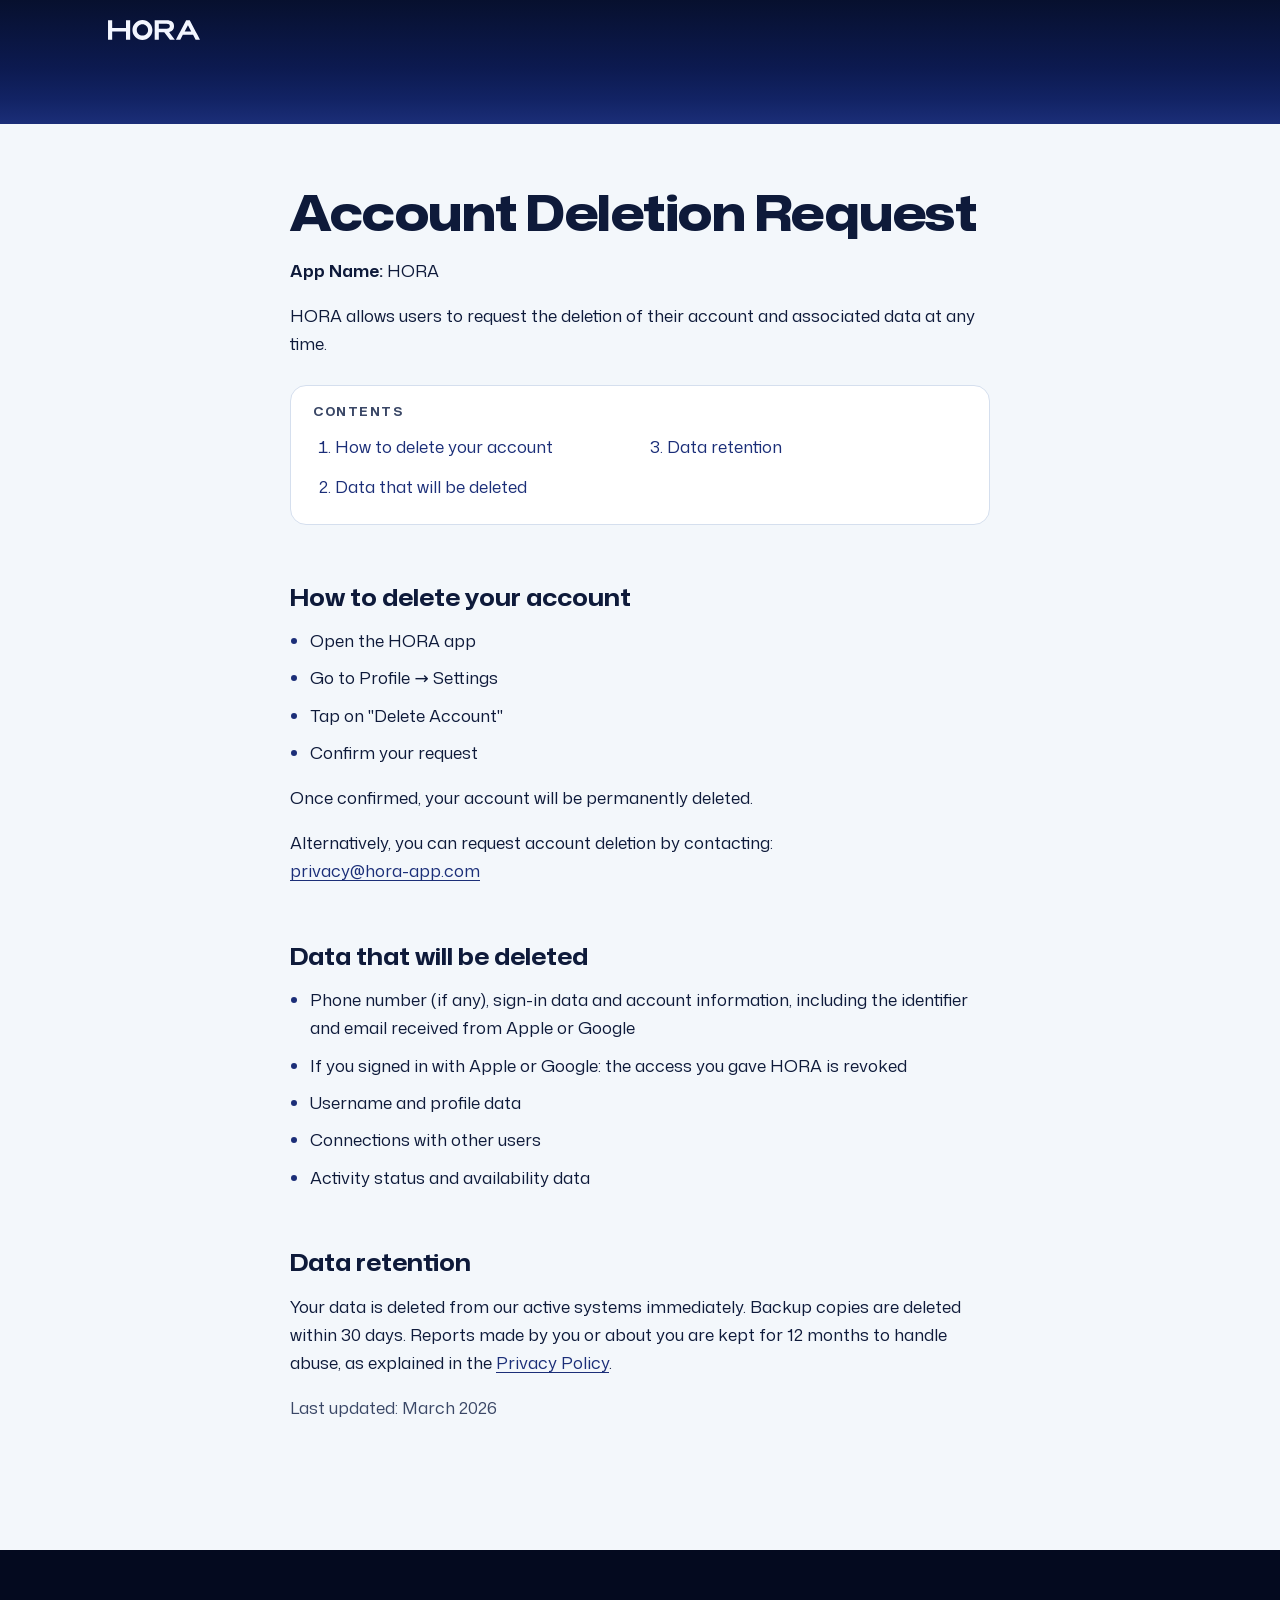
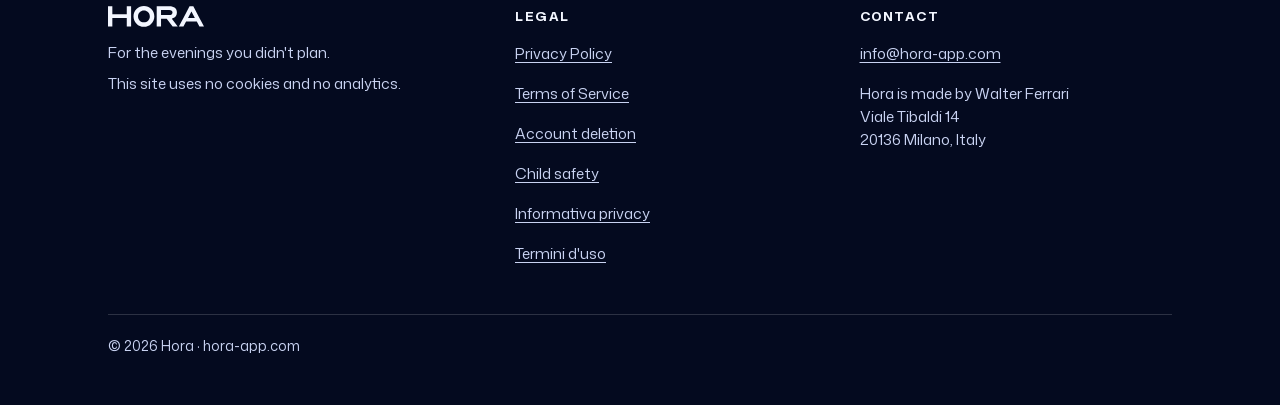
<file: accountdeletion.html>
<!doctype html>
<html lang="en" data-cielo="giorno">
<head>
<meta charset="utf-8">
<meta name="viewport" content="width=device-width, initial-scale=1, viewport-fit=cover">
<title>Account Deletion – HORA</title>
<meta name="description" content="How to delete your Hora account and which data is deleted.">
<meta name="theme-color" content="#07102E">
<meta property="og:title" content="Account Deletion – HORA">
<meta property="og:description" content="How to delete your Hora account and which data is deleted.">
<meta property="og:image" content="https://hora-app.com/assets/hora-og.jpg">
<meta property="og:type" content="website">
<meta name="twitter:card" content="summary_large_image">
<link rel="canonical" href="https://hora-app.com/accountdeletion.html">
<link rel="icon" href="/assets/icona.svg" type="image/svg+xml">
<link rel="apple-touch-icon" href="/assets/icona-180.png">
<link rel="preload" href="/assets/font/mona-sans.woff2" as="font" type="font/woff2" crossorigin>
<link rel="stylesheet" href="/assets/hora.css">
<script src="/assets/cielo.js"></script>
</head>
<body class="legale">
<a class="salta" href="#contenuto">Skip to text</a>
<div class="cielo testa-legale">
<header class="contenitore testata"><a class="marchio" href="/en.html" aria-label="Hora, home page"><svg class="scritta" viewBox="0 0 3325 721" aria-hidden="true" focusable="false"><path d="M0.0 710.5L150.0 710.5L150.0 411.5L650.0 411.5L650.0 710.5L800.0 710.5L800.0 10.5L650.0 10.5L650.0 285.5L150.0 285.5L150.0 10.5L0.0 10.5Z"/><path d="M1687.0 710.5L1837.0 710.5L1837.0 438.5L2033.0 438.5L2239.0 710.5L2415.0 710.5L2224.2 458.6L2224.6 459.0C2212.3 442.7 2217.6 430.0 2237.2 424.5L2237.3 424.5C2336.4 397.2 2387.0 329.9 2387.0 224.5C2387.0 83.3 2296.0 10.5 2119.5 10.5L1687.0 10.5ZM1837.0 312.5L1837.0 136.5L2119.5 136.5C2195.1 136.5 2234.0 166.4 2234.0 224.5C2234.0 282.6 2195.1 312.5 2119.5 312.5Z"/><path d="M2455.0 710.5L2613.4 710.5L2704.8 537.5L3075.2 537.5L3166.6 710.5L3325.0 710.5L3233.6 537.5L3167.0 411.5L2969.2 37.3L2955.0 10.5L2825.0 10.5L2810.8 37.3L2613.0 411.5L2546.4 537.5ZM2771.4 411.5L2890.0 187.1L3008.6 411.5Z"/><path class="o" d="M1605.0 360.5C1605.0 161.4 1443.6 -0.0 1244.5 -0.0C1045.4 -0.0 884.0 161.4 884.0 360.5C884.0 559.6 1045.4 721.0 1244.5 721.0C1443.6 721.0 1605.0 559.6 1605.0 360.5ZM1449.0 360.5C1449.0 473.4 1357.4 565.0 1244.5 565.0C1131.6 565.0 1040.0 473.4 1040.0 360.5C1040.0 247.6 1131.6 156.0 1244.5 156.0C1357.4 156.0 1449.0 247.6 1449.0 360.5Z"/></svg></a><nav aria-label="Page"></nav></header>
</div>
<main id="contenuto">
<div class="contenitore"><article class="testo">
<h1>Account Deletion Request</h1>

    <p><strong>App Name:</strong> HORA</p>

    <p>
      HORA allows users to request the deletion of their account and associated data at any time.
    </p>

    <nav class="indice" aria-labelledby="indice-h"><h2 id="indice-h">Contents</h2><ol><li><a href="#how-to-delete-your-account">How to delete your account</a></li><li><a href="#data-that-will-be-deleted">Data that will be deleted</a></li><li><a href="#data-retention">Data retention</a></li></ol></nav>
<h2 id="how-to-delete-your-account">How to delete your account</h2>
    <ul>
      <li>Open the HORA app</li>
      <li>Go to Profile → Settings</li>
      <li>Tap on "Delete Account"</li>
      <li>Confirm your request</li>
    </ul>

    <p>
      Once confirmed, your account will be permanently deleted.
    </p>

    <p>
      Alternatively, you can request account deletion by contacting:
      <br />
      <a href="mailto:privacy@hora-app.com">privacy@hora-app.com</a>
    </p>

    <h2 id="data-that-will-be-deleted">Data that will be deleted</h2>
    <ul>
      <li>Phone number (if any), sign-in data and account information, including the identifier and email received from Apple or Google</li>
      <li>If you signed in with Apple or Google: the access you gave HORA is revoked</li>
      <li>Username and profile data</li>
      <li>Connections with other users</li>
      <li>Activity status and availability data</li>
    </ul>

    <h2 id="data-retention">Data retention</h2>
    <p>
      Your data is deleted from our active systems immediately. Backup copies are deleted within 30 days. Reports made by you or about you are kept for 12 months to handle abuse, as explained in the <a href="privacy.html">Privacy Policy</a>.
    </p>

    <p class="muto">
      Last updated: March 2026
    </p>
</article></div>
</main>
<footer class="piede">
<div class="contenitore">
<div class="griglia">
<div>
<a class="marchio" href="/en.html" aria-label="Hora, home page"><svg class="scritta" viewBox="0 0 3325 721" aria-hidden="true" focusable="false"><path d="M0.0 710.5L150.0 710.5L150.0 411.5L650.0 411.5L650.0 710.5L800.0 710.5L800.0 10.5L650.0 10.5L650.0 285.5L150.0 285.5L150.0 10.5L0.0 10.5Z"/><path d="M1687.0 710.5L1837.0 710.5L1837.0 438.5L2033.0 438.5L2239.0 710.5L2415.0 710.5L2224.2 458.6L2224.6 459.0C2212.3 442.7 2217.6 430.0 2237.2 424.5L2237.3 424.5C2336.4 397.2 2387.0 329.9 2387.0 224.5C2387.0 83.3 2296.0 10.5 2119.5 10.5L1687.0 10.5ZM1837.0 312.5L1837.0 136.5L2119.5 136.5C2195.1 136.5 2234.0 166.4 2234.0 224.5C2234.0 282.6 2195.1 312.5 2119.5 312.5Z"/><path d="M2455.0 710.5L2613.4 710.5L2704.8 537.5L3075.2 537.5L3166.6 710.5L3325.0 710.5L3233.6 537.5L3167.0 411.5L2969.2 37.3L2955.0 10.5L2825.0 10.5L2810.8 37.3L2613.0 411.5L2546.4 537.5ZM2771.4 411.5L2890.0 187.1L3008.6 411.5Z"/><path class="o" d="M1605.0 360.5C1605.0 161.4 1443.6 -0.0 1244.5 -0.0C1045.4 -0.0 884.0 161.4 884.0 360.5C884.0 559.6 1045.4 721.0 1244.5 721.0C1443.6 721.0 1605.0 559.6 1605.0 360.5ZM1449.0 360.5C1449.0 473.4 1357.4 565.0 1244.5 565.0C1131.6 565.0 1040.0 473.4 1040.0 360.5C1040.0 247.6 1131.6 156.0 1244.5 156.0C1357.4 156.0 1449.0 247.6 1449.0 360.5Z"/></svg></a>
<p>For the evenings you didn&#x27;t plan.</p>
<p>This site uses no cookies and no analytics.</p>
</div>
<nav aria-labelledby="piede-legale"><h2 id="piede-legale">Legal</h2><ul><li><a href="/privacy.html">Privacy Policy</a></li><li><a href="/terms.html">Terms of Service</a></li><li><a href="/accountdeletion.html">Account deletion</a></li><li><a href="/csae-policy.html">Child safety</a></li><li><a href="/privacy-it.html" lang="it">Informativa privacy</a></li><li><a href="/termini.html" lang="it">Termini d&#x27;uso</a></li></ul></nav>
<div><h2>Contact</h2>
<p><a href="mailto:info@hora-app.com">info@hora-app.com</a></p>
<p>Hora is made by Walter Ferrari<br>Viale Tibaldi 14<br>20136 Milano, Italy</p>
</div>
</div>
<p class="fondo">© 2026 Hora · hora-app.com</p>
</div>
</footer>
</body>
</html>
</file>
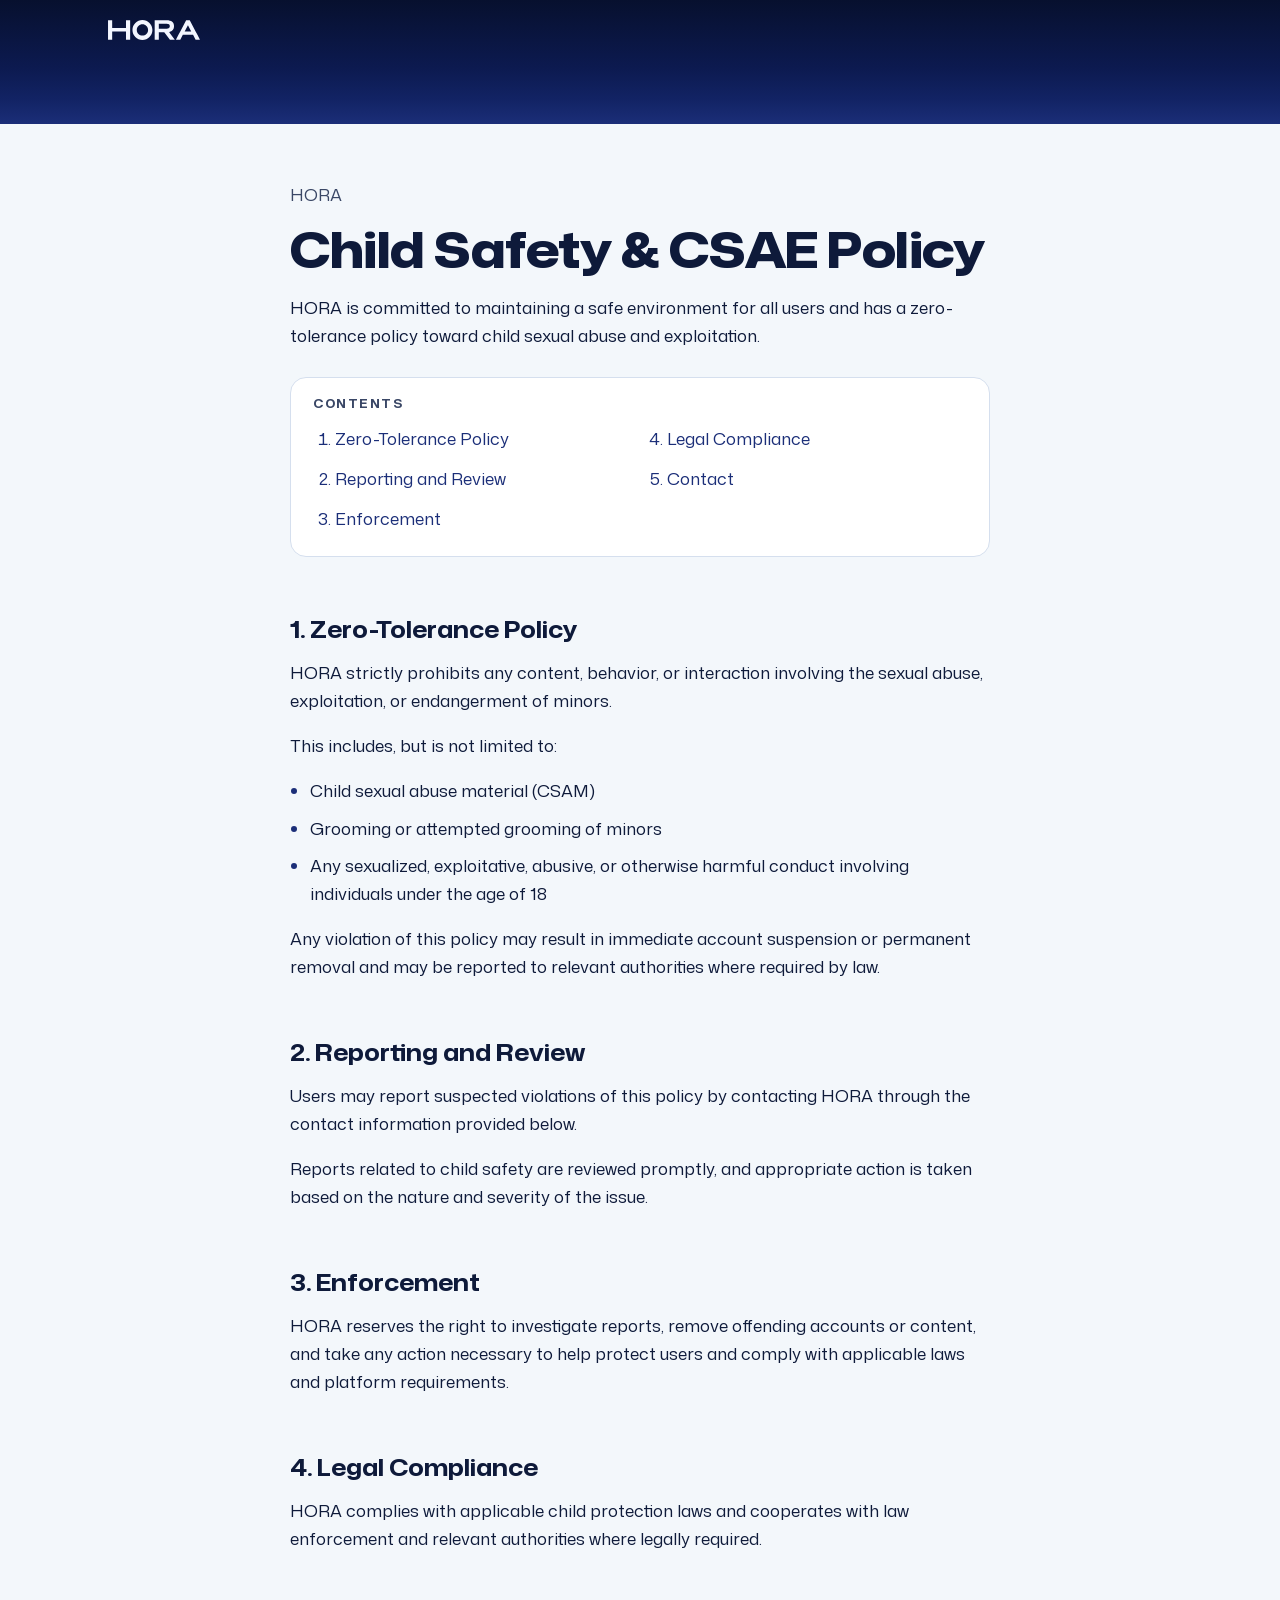
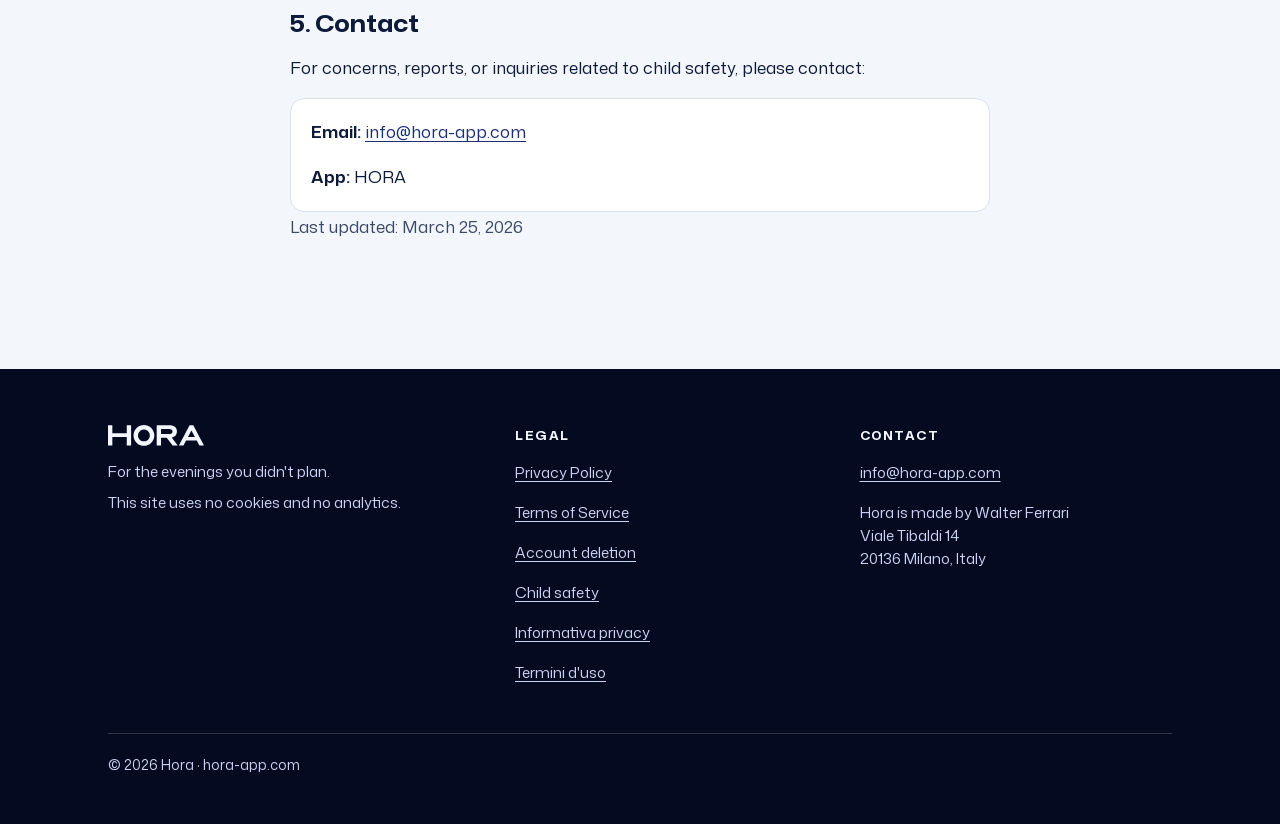
<file: csae-policy.html>
<!doctype html>
<html lang="en" data-cielo="giorno">
<head>
<meta charset="utf-8">
<meta name="viewport" content="width=device-width, initial-scale=1, viewport-fit=cover">
<title>Child Safety & CSAE Policy – HORA</title>
<meta name="description" content="HORA Child Safety & CSAE Policy. Zero-tolerance standards against child sexual abuse and exploitation.">
<meta name="theme-color" content="#07102E">
<meta property="og:title" content="Child Safety & CSAE Policy – HORA">
<meta property="og:description" content="HORA Child Safety & CSAE Policy. Zero-tolerance standards against child sexual abuse and exploitation.">
<meta property="og:image" content="https://hora-app.com/assets/hora-og.jpg">
<meta property="og:type" content="website">
<meta name="twitter:card" content="summary_large_image">
<link rel="canonical" href="https://hora-app.com/csae-policy.html">
<link rel="icon" href="/assets/icona.svg" type="image/svg+xml">
<link rel="apple-touch-icon" href="/assets/icona-180.png">
<link rel="preload" href="/assets/font/mona-sans.woff2" as="font" type="font/woff2" crossorigin>
<link rel="stylesheet" href="/assets/hora.css">
<script src="/assets/cielo.js"></script>
</head>
<body class="legale">
<a class="salta" href="#contenuto">Skip to text</a>
<div class="cielo testa-legale">
<header class="contenitore testata"><a class="marchio" href="/en.html" aria-label="Hora, home page"><svg class="scritta" viewBox="0 0 3325 721" aria-hidden="true" focusable="false"><path d="M0.0 710.5L150.0 710.5L150.0 411.5L650.0 411.5L650.0 710.5L800.0 710.5L800.0 10.5L650.0 10.5L650.0 285.5L150.0 285.5L150.0 10.5L0.0 10.5Z"/><path d="M1687.0 710.5L1837.0 710.5L1837.0 438.5L2033.0 438.5L2239.0 710.5L2415.0 710.5L2224.2 458.6L2224.6 459.0C2212.3 442.7 2217.6 430.0 2237.2 424.5L2237.3 424.5C2336.4 397.2 2387.0 329.9 2387.0 224.5C2387.0 83.3 2296.0 10.5 2119.5 10.5L1687.0 10.5ZM1837.0 312.5L1837.0 136.5L2119.5 136.5C2195.1 136.5 2234.0 166.4 2234.0 224.5C2234.0 282.6 2195.1 312.5 2119.5 312.5Z"/><path d="M2455.0 710.5L2613.4 710.5L2704.8 537.5L3075.2 537.5L3166.6 710.5L3325.0 710.5L3233.6 537.5L3167.0 411.5L2969.2 37.3L2955.0 10.5L2825.0 10.5L2810.8 37.3L2613.0 411.5L2546.4 537.5ZM2771.4 411.5L2890.0 187.1L3008.6 411.5Z"/><path class="o" d="M1605.0 360.5C1605.0 161.4 1443.6 -0.0 1244.5 -0.0C1045.4 -0.0 884.0 161.4 884.0 360.5C884.0 559.6 1045.4 721.0 1244.5 721.0C1443.6 721.0 1605.0 559.6 1605.0 360.5ZM1449.0 360.5C1449.0 473.4 1357.4 565.0 1244.5 565.0C1131.6 565.0 1040.0 473.4 1040.0 360.5C1040.0 247.6 1131.6 156.0 1244.5 156.0C1357.4 156.0 1449.0 247.6 1449.0 360.5Z"/></svg></a><nav aria-label="Page"></nav></header>
</div>
<main id="contenuto">
<div class="contenitore"><article class="testo">
<p class="occhiello-l muto">HORA</p>
    <h1>Child Safety & CSAE Policy</h1>
    <p class="intro">
      HORA is committed to maintaining a safe environment for all users and has
      a zero-tolerance policy toward child sexual abuse and exploitation.
    </p>

    <section>
      <nav class="indice" aria-labelledby="indice-h"><h2 id="indice-h">Contents</h2><ol><li><a href="#zero-tolerance-policy">Zero-Tolerance Policy</a></li><li><a href="#reporting-and-review">Reporting and Review</a></li><li><a href="#enforcement">Enforcement</a></li><li><a href="#legal-compliance">Legal Compliance</a></li><li><a href="#contact">Contact</a></li></ol></nav>
<h2 id="zero-tolerance-policy">1. Zero-Tolerance Policy</h2>
      <p>
        HORA strictly prohibits any content, behavior, or interaction involving
        the sexual abuse, exploitation, or endangerment of minors.
      </p>
      <p>This includes, but is not limited to:</p>
      <ul>
        <li>Child sexual abuse material (CSAM)</li>
        <li>Grooming or attempted grooming of minors</li>
        <li>
          Any sexualized, exploitative, abusive, or otherwise harmful conduct
          involving individuals under the age of 18
        </li>
      </ul>
      <p>
        Any violation of this policy may result in immediate account suspension
        or permanent removal and may be reported to relevant authorities where
        required by law.
      </p>
    </section>

    <section>
      <h2 id="reporting-and-review">2. Reporting and Review</h2>
      <p>
        Users may report suspected violations of this policy by contacting HORA
        through the contact information provided below.
      </p>
      <p>
        Reports related to child safety are reviewed promptly, and appropriate
        action is taken based on the nature and severity of the issue.
      </p>
    </section>

    <section>
      <h2 id="enforcement">3. Enforcement</h2>
      <p>
        HORA reserves the right to investigate reports, remove offending
        accounts or content, and take any action necessary to help protect users
        and comply with applicable laws and platform requirements.
      </p>
    </section>

    <section>
      <h2 id="legal-compliance">4. Legal Compliance</h2>
      <p>
        HORA complies with applicable child protection laws and cooperates with
        law enforcement and relevant authorities where legally required.
      </p>
    </section>

    <section>
      <h2 id="contact">5. Contact</h2>
      <p>
        For concerns, reports, or inquiries related to child safety, please
        contact:
      </p>
      <div class="riquadro">
        <p><strong>Email:</strong> <a href="mailto:info@hora-app.com">info@hora-app.com</a></p>
        <p><strong>App:</strong> HORA</p>
      </div>
    </section>

    <p class="muto">
      Last updated: March 25, 2026
    </p>
</article></div>
</main>
<footer class="piede">
<div class="contenitore">
<div class="griglia">
<div>
<a class="marchio" href="/en.html" aria-label="Hora, home page"><svg class="scritta" viewBox="0 0 3325 721" aria-hidden="true" focusable="false"><path d="M0.0 710.5L150.0 710.5L150.0 411.5L650.0 411.5L650.0 710.5L800.0 710.5L800.0 10.5L650.0 10.5L650.0 285.5L150.0 285.5L150.0 10.5L0.0 10.5Z"/><path d="M1687.0 710.5L1837.0 710.5L1837.0 438.5L2033.0 438.5L2239.0 710.5L2415.0 710.5L2224.2 458.6L2224.6 459.0C2212.3 442.7 2217.6 430.0 2237.2 424.5L2237.3 424.5C2336.4 397.2 2387.0 329.9 2387.0 224.5C2387.0 83.3 2296.0 10.5 2119.5 10.5L1687.0 10.5ZM1837.0 312.5L1837.0 136.5L2119.5 136.5C2195.1 136.5 2234.0 166.4 2234.0 224.5C2234.0 282.6 2195.1 312.5 2119.5 312.5Z"/><path d="M2455.0 710.5L2613.4 710.5L2704.8 537.5L3075.2 537.5L3166.6 710.5L3325.0 710.5L3233.6 537.5L3167.0 411.5L2969.2 37.3L2955.0 10.5L2825.0 10.5L2810.8 37.3L2613.0 411.5L2546.4 537.5ZM2771.4 411.5L2890.0 187.1L3008.6 411.5Z"/><path class="o" d="M1605.0 360.5C1605.0 161.4 1443.6 -0.0 1244.5 -0.0C1045.4 -0.0 884.0 161.4 884.0 360.5C884.0 559.6 1045.4 721.0 1244.5 721.0C1443.6 721.0 1605.0 559.6 1605.0 360.5ZM1449.0 360.5C1449.0 473.4 1357.4 565.0 1244.5 565.0C1131.6 565.0 1040.0 473.4 1040.0 360.5C1040.0 247.6 1131.6 156.0 1244.5 156.0C1357.4 156.0 1449.0 247.6 1449.0 360.5Z"/></svg></a>
<p>For the evenings you didn&#x27;t plan.</p>
<p>This site uses no cookies and no analytics.</p>
</div>
<nav aria-labelledby="piede-legale"><h2 id="piede-legale">Legal</h2><ul><li><a href="/privacy.html">Privacy Policy</a></li><li><a href="/terms.html">Terms of Service</a></li><li><a href="/accountdeletion.html">Account deletion</a></li><li><a href="/csae-policy.html">Child safety</a></li><li><a href="/privacy-it.html" lang="it">Informativa privacy</a></li><li><a href="/termini.html" lang="it">Termini d&#x27;uso</a></li></ul></nav>
<div><h2>Contact</h2>
<p><a href="mailto:info@hora-app.com">info@hora-app.com</a></p>
<p>Hora is made by Walter Ferrari<br>Viale Tibaldi 14<br>20136 Milano, Italy</p>
</div>
</div>
<p class="fondo">© 2026 Hora · hora-app.com</p>
</div>
</footer>
</body>
</html>
</file>
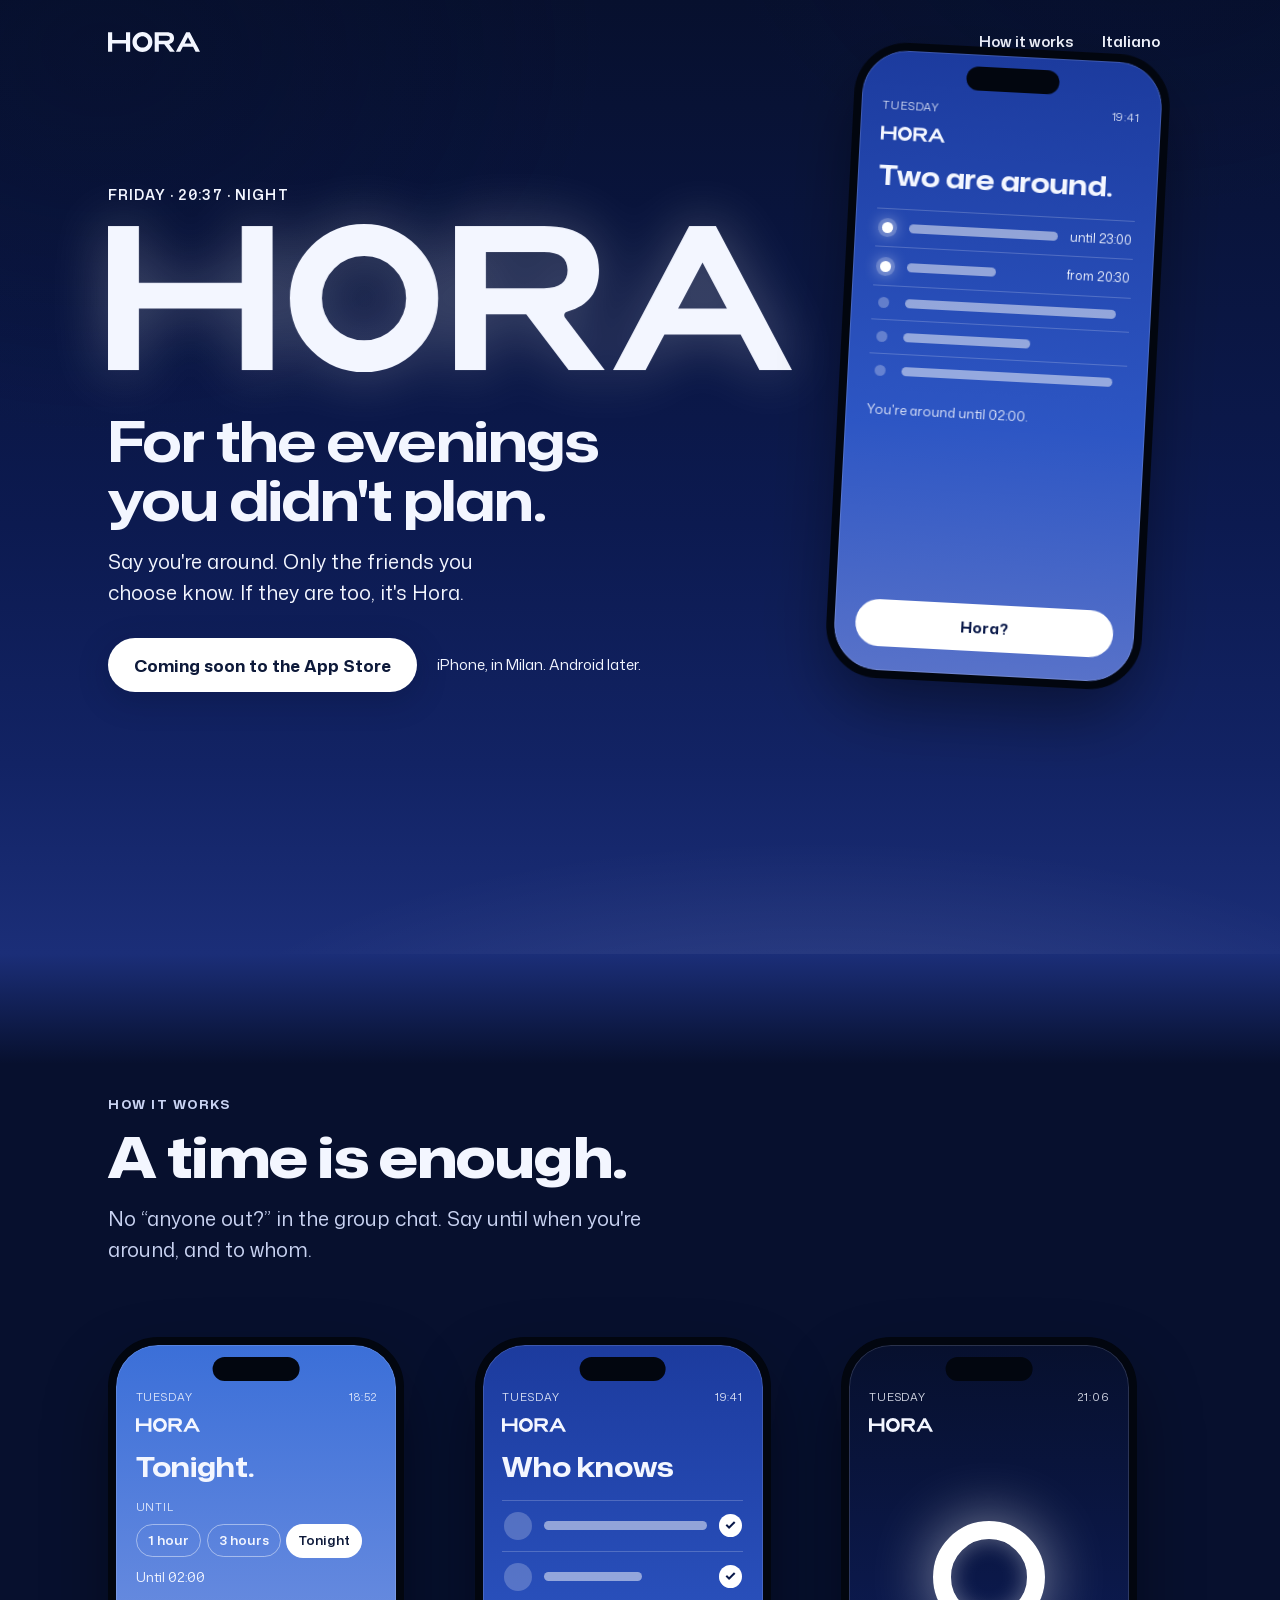
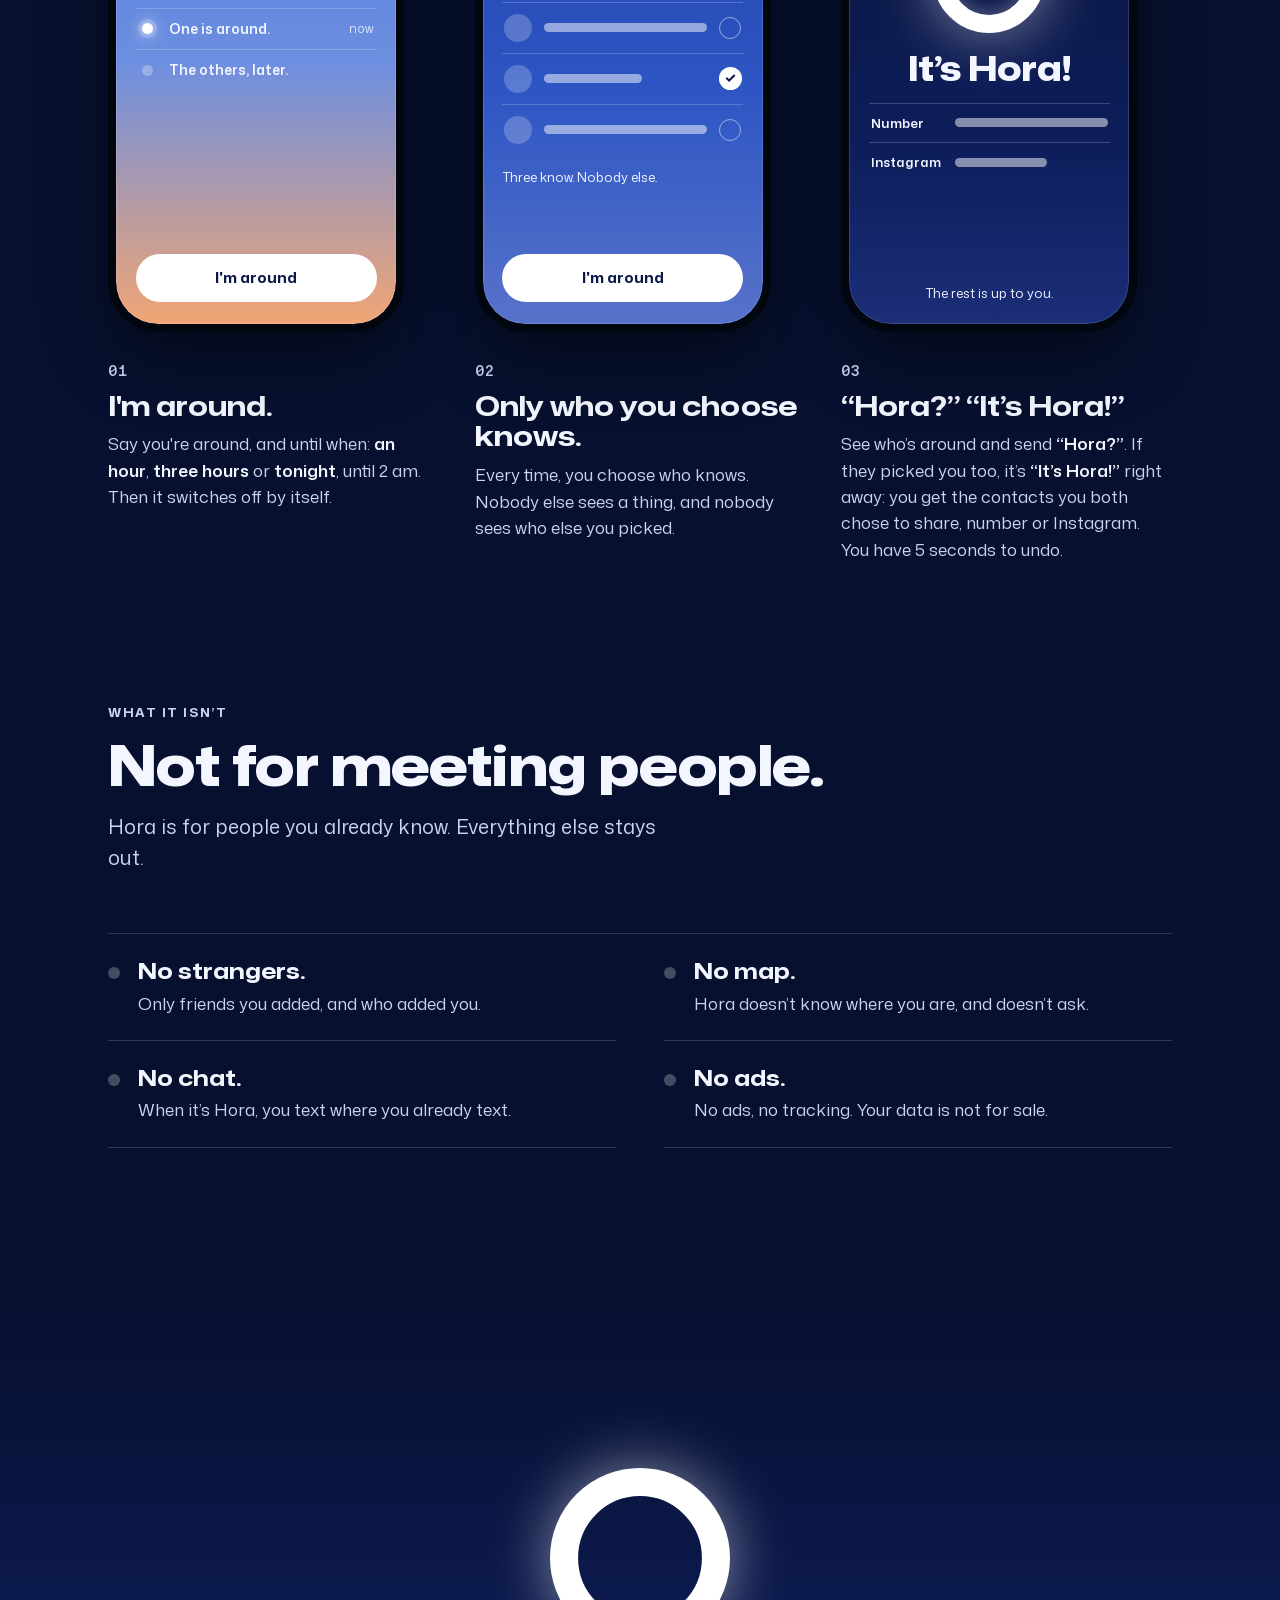
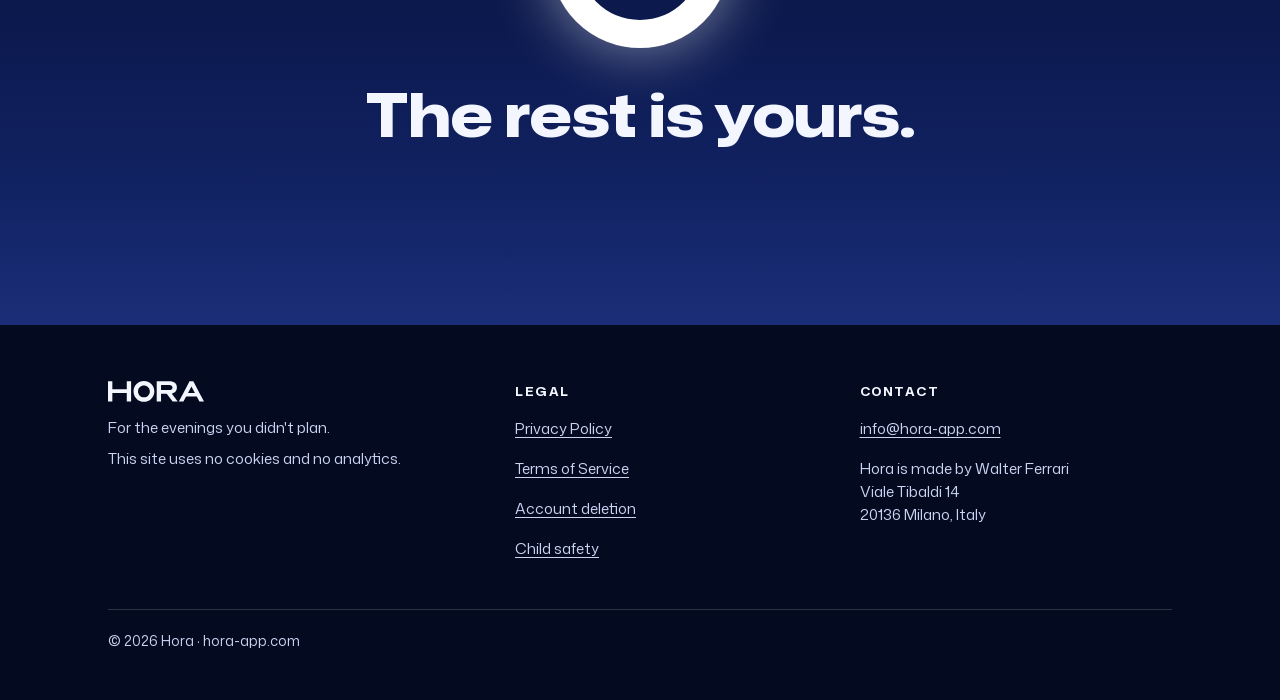
<file: en.html>
<!doctype html>
<html lang="en" data-cielo="orablu">
<head>
<meta charset="utf-8">
<meta name="viewport" content="width=device-width, initial-scale=1, viewport-fit=cover">
<title>Hora · For the evenings you didn't plan</title>
<meta name="description" content="Say you're around, only to the friends you choose. If they are too, it's Hora. iPhone, in Milan.">
<meta name="theme-color" content="#07102E">
<meta property="og:title" content="Hora · For the evenings you didn't plan">
<meta property="og:description" content="Say you're around, only to the friends you choose. If they are too, it's Hora. iPhone, in Milan.">
<meta property="og:image" content="https://hora-app.com/assets/hora-og.jpg">
<meta property="og:type" content="website">
<meta name="twitter:card" content="summary_large_image">
<link rel="canonical" href="https://hora-app.com/en.html">
<link rel="alternate" hreflang="it" href="https://hora-app.com/">
<link rel="alternate" hreflang="en" href="https://hora-app.com/en.html">
<link rel="alternate" hreflang="x-default" href="https://hora-app.com/">
<link rel="icon" href="/assets/icona.svg" type="image/svg+xml">
<link rel="apple-touch-icon" href="/assets/icona-180.png">
<link rel="preload" href="/assets/font/mona-sans.woff2" as="font" type="font/woff2" crossorigin>
<link rel="stylesheet" href="/assets/hora.css">
<script src="/assets/cielo.js"></script>
<script>(function(d){if(window.matchMedia&&matchMedia("(prefers-reduced-motion: no-preference)").matches){d.classList.add("anima");setTimeout(function(){if(!window.horaMoto)d.classList.remove("anima")},4000)}})(document.documentElement)</script>
</head>
<body>
<a class="salta" href="#contenuto">Skip to content</a>
<div class="apertura cielo">
<header class="contenitore testata"><a class="marchio" href="/en.html" aria-label="Hora, home page"><svg class="scritta" viewBox="0 0 3325 721" aria-hidden="true" focusable="false"><path d="M0.0 710.5L150.0 710.5L150.0 411.5L650.0 411.5L650.0 710.5L800.0 710.5L800.0 10.5L650.0 10.5L650.0 285.5L150.0 285.5L150.0 10.5L0.0 10.5Z"/><path d="M1687.0 710.5L1837.0 710.5L1837.0 438.5L2033.0 438.5L2239.0 710.5L2415.0 710.5L2224.2 458.6L2224.6 459.0C2212.3 442.7 2217.6 430.0 2237.2 424.5L2237.3 424.5C2336.4 397.2 2387.0 329.9 2387.0 224.5C2387.0 83.3 2296.0 10.5 2119.5 10.5L1687.0 10.5ZM1837.0 312.5L1837.0 136.5L2119.5 136.5C2195.1 136.5 2234.0 166.4 2234.0 224.5C2234.0 282.6 2195.1 312.5 2119.5 312.5Z"/><path d="M2455.0 710.5L2613.4 710.5L2704.8 537.5L3075.2 537.5L3166.6 710.5L3325.0 710.5L3233.6 537.5L3167.0 411.5L2969.2 37.3L2955.0 10.5L2825.0 10.5L2810.8 37.3L2613.0 411.5L2546.4 537.5ZM2771.4 411.5L2890.0 187.1L3008.6 411.5Z"/><path class="o" d="M1605.0 360.5C1605.0 161.4 1443.6 -0.0 1244.5 -0.0C1045.4 -0.0 884.0 161.4 884.0 360.5C884.0 559.6 1045.4 721.0 1244.5 721.0C1443.6 721.0 1605.0 559.6 1605.0 360.5ZM1449.0 360.5C1449.0 473.4 1357.4 565.0 1244.5 565.0C1131.6 565.0 1040.0 473.4 1040.0 360.5C1040.0 247.6 1131.6 156.0 1244.5 156.0C1357.4 156.0 1449.0 247.6 1449.0 360.5Z"/></svg></a><nav aria-label="Page"><a href="#come">How it works</a><a href="/" lang="it">Italiano</a></nav></header>
<div class="contenitore corpo">
<div class="eroe">
<div class="eroe-testo">
<p class="ora-adesso" data-ora="giorno">tuesday · 19:41 · blue hour</p>
<h1><span class="sr">Hora</span><svg class="scritta" viewBox="0 0 3325 721" aria-hidden="true" focusable="false"><path d="M0.0 710.5L150.0 710.5L150.0 411.5L650.0 411.5L650.0 710.5L800.0 710.5L800.0 10.5L650.0 10.5L650.0 285.5L150.0 285.5L150.0 10.5L0.0 10.5Z"/><path d="M1687.0 710.5L1837.0 710.5L1837.0 438.5L2033.0 438.5L2239.0 710.5L2415.0 710.5L2224.2 458.6L2224.6 459.0C2212.3 442.7 2217.6 430.0 2237.2 424.5L2237.3 424.5C2336.4 397.2 2387.0 329.9 2387.0 224.5C2387.0 83.3 2296.0 10.5 2119.5 10.5L1687.0 10.5ZM1837.0 312.5L1837.0 136.5L2119.5 136.5C2195.1 136.5 2234.0 166.4 2234.0 224.5C2234.0 282.6 2195.1 312.5 2119.5 312.5Z"/><path d="M2455.0 710.5L2613.4 710.5L2704.8 537.5L3075.2 537.5L3166.6 710.5L3325.0 710.5L3233.6 537.5L3167.0 411.5L2969.2 37.3L2955.0 10.5L2825.0 10.5L2810.8 37.3L2613.0 411.5L2546.4 537.5ZM2771.4 411.5L2890.0 187.1L3008.6 411.5Z"/><path class="o" d="M1605.0 360.5C1605.0 161.4 1443.6 -0.0 1244.5 -0.0C1045.4 -0.0 884.0 161.4 884.0 360.5C884.0 559.6 1045.4 721.0 1244.5 721.0C1443.6 721.0 1605.0 559.6 1605.0 360.5ZM1449.0 360.5C1449.0 473.4 1357.4 565.0 1244.5 565.0C1131.6 565.0 1040.0 473.4 1040.0 360.5C1040.0 247.6 1131.6 156.0 1244.5 156.0C1357.4 156.0 1449.0 247.6 1449.0 360.5Z"/><circle class="o-anello" cx="1244.5" cy="360.5" r="282.5"/></svg></h1>
<p class="riga">For the evenings you didn't plan.</p>
<p class="sotto">Say you're around. Only the friends you choose know. If they are too, it's Hora.</p>
<div class="azioni">
<!-- TODO: link vero dell'App Store e badge ufficiale Apple quando l'app è pubblicata -->
<span class="bottone" id="app-store" aria-disabled="true">Coming soon to the App Store</span>
<p class="nota-piccola">iPhone, in Milan. Android later.</p>
</div>
</div>
<div class="tel orablu eroe-tel" role="img" aria-label="Hora screen at blue hour: two friends are around, one until 23:00 and one from 20:30. At the bottom, the Hora? button.">
<div class="stato"><span>tuesday</span><span>19:41</span></div><svg class="scritta mini" viewBox="0 0 3325 721" aria-hidden="true" focusable="false"><path d="M0.0 710.5L150.0 710.5L150.0 411.5L650.0 411.5L650.0 710.5L800.0 710.5L800.0 10.5L650.0 10.5L650.0 285.5L150.0 285.5L150.0 10.5L0.0 10.5Z"/><path d="M1687.0 710.5L1837.0 710.5L1837.0 438.5L2033.0 438.5L2239.0 710.5L2415.0 710.5L2224.2 458.6L2224.6 459.0C2212.3 442.7 2217.6 430.0 2237.2 424.5L2237.3 424.5C2336.4 397.2 2387.0 329.9 2387.0 224.5C2387.0 83.3 2296.0 10.5 2119.5 10.5L1687.0 10.5ZM1837.0 312.5L1837.0 136.5L2119.5 136.5C2195.1 136.5 2234.0 166.4 2234.0 224.5C2234.0 282.6 2195.1 312.5 2119.5 312.5Z"/><path d="M2455.0 710.5L2613.4 710.5L2704.8 537.5L3075.2 537.5L3166.6 710.5L3325.0 710.5L3233.6 537.5L3167.0 411.5L2969.2 37.3L2955.0 10.5L2825.0 10.5L2810.8 37.3L2613.0 411.5L2546.4 537.5ZM2771.4 411.5L2890.0 187.1L3008.6 411.5Z"/><path class="o" d="M1605.0 360.5C1605.0 161.4 1443.6 -0.0 1244.5 -0.0C1045.4 -0.0 884.0 161.4 884.0 360.5C884.0 559.6 1045.4 721.0 1244.5 721.0C1443.6 721.0 1605.0 559.6 1605.0 360.5ZM1449.0 360.5C1449.0 473.4 1357.4 565.0 1244.5 565.0C1131.6 565.0 1040.0 473.4 1040.0 360.5C1040.0 247.6 1131.6 156.0 1244.5 156.0C1357.4 156.0 1449.0 247.6 1449.0 360.5Z"/></svg>
<div class="grande-t">Two are around.</div>
<div class="riga-p"><span class="lampione on"></span><span class="nome"></span><span class="quando">until 23:00</span></div>
<div class="riga-p"><span class="lampione on"></span><span class="nome corto"></span><span class="quando">from 20:30</span></div>
<div class="riga-p"><span class="lampione"></span><span class="nome"></span><span class="quando"></span></div>
<div class="riga-p"><span class="lampione"></span><span class="nome corto"></span><span class="quando"></span></div>
<div class="riga-p"><span class="lampione"></span><span class="nome"></span><span class="quando"></span></div>
<div class="piede-t">You're around until 02:00.</div>
<div class="cta">Hora?</div>
</div>
</div>
</div>
<div class="luci" aria-hidden="true"><span style="left:1.6%;bottom:24px"></span><span style="left:6.1%;bottom:19px"></span><span style="left:9.5%;bottom:37px"></span><span class="on" style="left:12%;bottom:46px;animation-delay:.4s"></span><span style="left:15.7%;bottom:42px"></span><span style="left:19.4%;bottom:20px"></span><span style="left:24%;bottom:67px"></span><span style="left:26.9%;bottom:28px"></span><span style="left:31.8%;bottom:75px"></span><span class="on" style="left:35.4%;bottom:39px;animation-delay:.9s"></span><span class="on" style="left:40.1%;bottom:17px;animation-delay:1.4s"></span><span style="left:43.5%;bottom:33px"></span><span style="left:45.5%;bottom:22px"></span><span style="left:49.5%;bottom:66px"></span><span style="left:52.9%;bottom:51px"></span><span style="left:57.7%;bottom:38px"></span><span style="left:61.2%;bottom:18px"></span><span class="on" style="left:63.7%;bottom:27px;animation-delay:1.9s"></span><span style="left:68.9%;bottom:41px"></span><span style="left:71.7%;bottom:51px"></span><span style="left:75.7%;bottom:33px"></span><span style="left:80.2%;bottom:59px"></span><span class="on" style="left:82.6%;bottom:51px;animation-delay:2.4s"></span><span style="left:87%;bottom:70px"></span><span style="left:91.2%;bottom:32px"></span><span style="left:95.5%;bottom:22px"></span></div>
</div>
<main id="contenuto">
<section class="sezione" id="come" aria-labelledby="come-h">
<div class="contenitore">
<p class="occhiello">How it works</p>
<h2 id="come-h">A time is enough.</h2>
<p class="attacco">No “anyone out?” in the group chat. Say until when you're around, and to whom.</p>
<ol class="passi">
<li class="passo">
<div class="tel tramonto" role="img" aria-label="Hora screen at sunset: choose until when you're around, an hour, three hours or tonight, then tap I'm around.">
<div class="stato"><span>tuesday</span><span>18:52</span></div><svg class="scritta mini" viewBox="0 0 3325 721" aria-hidden="true" focusable="false"><path d="M0.0 710.5L150.0 710.5L150.0 411.5L650.0 411.5L650.0 710.5L800.0 710.5L800.0 10.5L650.0 10.5L650.0 285.5L150.0 285.5L150.0 10.5L0.0 10.5Z"/><path d="M1687.0 710.5L1837.0 710.5L1837.0 438.5L2033.0 438.5L2239.0 710.5L2415.0 710.5L2224.2 458.6L2224.6 459.0C2212.3 442.7 2217.6 430.0 2237.2 424.5L2237.3 424.5C2336.4 397.2 2387.0 329.9 2387.0 224.5C2387.0 83.3 2296.0 10.5 2119.5 10.5L1687.0 10.5ZM1837.0 312.5L1837.0 136.5L2119.5 136.5C2195.1 136.5 2234.0 166.4 2234.0 224.5C2234.0 282.6 2195.1 312.5 2119.5 312.5Z"/><path d="M2455.0 710.5L2613.4 710.5L2704.8 537.5L3075.2 537.5L3166.6 710.5L3325.0 710.5L3233.6 537.5L3167.0 411.5L2969.2 37.3L2955.0 10.5L2825.0 10.5L2810.8 37.3L2613.0 411.5L2546.4 537.5ZM2771.4 411.5L2890.0 187.1L3008.6 411.5Z"/><path class="o" d="M1605.0 360.5C1605.0 161.4 1443.6 -0.0 1244.5 -0.0C1045.4 -0.0 884.0 161.4 884.0 360.5C884.0 559.6 1045.4 721.0 1244.5 721.0C1443.6 721.0 1605.0 559.6 1605.0 360.5ZM1449.0 360.5C1449.0 473.4 1357.4 565.0 1244.5 565.0C1131.6 565.0 1040.0 473.4 1040.0 360.5C1040.0 247.6 1131.6 156.0 1244.5 156.0C1357.4 156.0 1449.0 247.6 1449.0 360.5Z"/></svg>
<div class="grande-t">Tonight.</div>
<div class="etichetta">Until</div><div class="scelte"><span class="scelta">1 hour</span><span class="scelta">3 hours</span><span class="scelta si">Tonight</span></div>
<div class="fino">Until 02:00</div>
<div class="sotto-t"><div class="riga-p"><span class="lampione on"></span><b>One is around.</b><span class="quando">now</span></div><div class="riga-p"><span class="lampione"></span><b>The others, later.</b><span class="quando"></span></div></div>
<div class="cta">I'm around</div>
</div>
<p class="numero">01</p><h3>I'm around.</h3><p>Say you're around, and until when: <strong>an hour</strong>, <strong>three hours</strong> or <strong>tonight</strong>, until 2 am. Then it switches off by itself.</p>
</li>
<li class="passo">
<div class="tel orablu" role="img" aria-label="Hora screen at blue hour: your friends list, you pick three who will know.">
<div class="stato"><span>tuesday</span><span>19:41</span></div><svg class="scritta mini" viewBox="0 0 3325 721" aria-hidden="true" focusable="false"><path d="M0.0 710.5L150.0 710.5L150.0 411.5L650.0 411.5L650.0 710.5L800.0 710.5L800.0 10.5L650.0 10.5L650.0 285.5L150.0 285.5L150.0 10.5L0.0 10.5Z"/><path d="M1687.0 710.5L1837.0 710.5L1837.0 438.5L2033.0 438.5L2239.0 710.5L2415.0 710.5L2224.2 458.6L2224.6 459.0C2212.3 442.7 2217.6 430.0 2237.2 424.5L2237.3 424.5C2336.4 397.2 2387.0 329.9 2387.0 224.5C2387.0 83.3 2296.0 10.5 2119.5 10.5L1687.0 10.5ZM1837.0 312.5L1837.0 136.5L2119.5 136.5C2195.1 136.5 2234.0 166.4 2234.0 224.5C2234.0 282.6 2195.1 312.5 2119.5 312.5Z"/><path d="M2455.0 710.5L2613.4 710.5L2704.8 537.5L3075.2 537.5L3166.6 710.5L3325.0 710.5L3233.6 537.5L3167.0 411.5L2969.2 37.3L2955.0 10.5L2825.0 10.5L2810.8 37.3L2613.0 411.5L2546.4 537.5ZM2771.4 411.5L2890.0 187.1L3008.6 411.5Z"/><path class="o" d="M1605.0 360.5C1605.0 161.4 1443.6 -0.0 1244.5 -0.0C1045.4 -0.0 884.0 161.4 884.0 360.5C884.0 559.6 1045.4 721.0 1244.5 721.0C1443.6 721.0 1605.0 559.6 1605.0 360.5ZM1449.0 360.5C1449.0 473.4 1357.4 565.0 1244.5 565.0C1131.6 565.0 1040.0 473.4 1040.0 360.5C1040.0 247.6 1131.6 156.0 1244.5 156.0C1357.4 156.0 1449.0 247.6 1449.0 360.5Z"/></svg>
<div class="grande-t">Who knows</div>
<div class="riga-p"><span class="faccia"></span><span class="nome"></span><span class="spunta si"></span></div><div class="riga-p"><span class="faccia"></span><span class="nome corto"></span><span class="spunta si"></span></div><div class="riga-p"><span class="faccia"></span><span class="nome"></span><span class="spunta"></span></div><div class="riga-p"><span class="faccia"></span><span class="nome corto"></span><span class="spunta si"></span></div><div class="riga-p"><span class="faccia"></span><span class="nome"></span><span class="spunta"></span></div>
<div class="piede-t">Three know. Nobody else.</div>
<div class="cta">I'm around</div>
</div>
<p class="numero">02</p><h3>Only who you choose knows.</h3><p>Every time, you choose who knows. Nobody else sees a thing, and nobody sees who else you picked.</p>
</li>
<li class="passo">
<div class="tel notte" role="img" aria-label="Hora screen at night: a white ring and the words It's Hora!, with number and Instagram below.">
<div class="stato"><span>tuesday</span><span>21:06</span></div><svg class="scritta mini" viewBox="0 0 3325 721" aria-hidden="true" focusable="false"><path d="M0.0 710.5L150.0 710.5L150.0 411.5L650.0 411.5L650.0 710.5L800.0 710.5L800.0 10.5L650.0 10.5L650.0 285.5L150.0 285.5L150.0 10.5L0.0 10.5Z"/><path d="M1687.0 710.5L1837.0 710.5L1837.0 438.5L2033.0 438.5L2239.0 710.5L2415.0 710.5L2224.2 458.6L2224.6 459.0C2212.3 442.7 2217.6 430.0 2237.2 424.5L2237.3 424.5C2336.4 397.2 2387.0 329.9 2387.0 224.5C2387.0 83.3 2296.0 10.5 2119.5 10.5L1687.0 10.5ZM1837.0 312.5L1837.0 136.5L2119.5 136.5C2195.1 136.5 2234.0 166.4 2234.0 224.5C2234.0 282.6 2195.1 312.5 2119.5 312.5Z"/><path d="M2455.0 710.5L2613.4 710.5L2704.8 537.5L3075.2 537.5L3166.6 710.5L3325.0 710.5L3233.6 537.5L3167.0 411.5L2969.2 37.3L2955.0 10.5L2825.0 10.5L2810.8 37.3L2613.0 411.5L2546.4 537.5ZM2771.4 411.5L2890.0 187.1L3008.6 411.5Z"/><path class="o" d="M1605.0 360.5C1605.0 161.4 1443.6 -0.0 1244.5 -0.0C1045.4 -0.0 884.0 161.4 884.0 360.5C884.0 559.6 1045.4 721.0 1244.5 721.0C1443.6 721.0 1605.0 559.6 1605.0 360.5ZM1449.0 360.5C1449.0 473.4 1357.4 565.0 1244.5 565.0C1131.6 565.0 1040.0 473.4 1040.0 360.5C1040.0 247.6 1131.6 156.0 1244.5 156.0C1357.4 156.0 1449.0 247.6 1449.0 360.5Z"/></svg>
<div class="momento"><div class="incontro"><span class="luce-a"></span><span class="luce-b"></span><div class="anello"></div></div><div class="big">It’s Hora!</div>
<div class="contatti"><div class="riga-p"><b>Number</b><span class="nome"></span></div><div class="riga-p"><b>Instagram</b><span class="nome corto"></span></div></div>
</div>
<div class="piede-t" style="text-align:center;margin-bottom:0">The rest is up to you.</div>
</div>
<p class="numero">03</p><h3>“Hora?” “It’s Hora!”</h3><p>See who’s around and send <strong>“Hora?”</strong>. If they picked you too, it’s <strong>“It’s Hora!”</strong> right away: you get the contacts you both chose to share, number or Instagram. You have 5 seconds to undo.</p>
</li>
</ol>
</div>
</section>
<section class="sezione" id="cosa-non-e" aria-labelledby="non-h">
<div class="contenitore">
<p class="occhiello">What it isn’t</p>
<h2 id="non-h">Not for meeting people.</h2>
<p class="attacco">Hora is for people you already know. Everything else stays out.</p>
<ul class="non-e"><li><span class="spenta" aria-hidden="true"></span><div><h3>No strangers.</h3><p>Only friends you added, and who added you.</p></div></li><li><span class="spenta" aria-hidden="true"></span><div><h3>No map.</h3><p>Hora doesn’t know where you are, and doesn’t ask.</p></div></li><li><span class="spenta" aria-hidden="true"></span><div><h3>No chat.</h3><p>When it’s Hora, you text where you already text.</p></div></li><li><span class="spenta" aria-hidden="true"></span><div><h3>No ads.</h3><p>No ads, no tracking. Your data is not for sale.</p></div></li></ul>
</div>
</section>

<section class="chiusura" aria-label="Hora">
<div class="anello" aria-hidden="true"><svg viewBox="0 0 100 100" focusable="false"><circle cx="50" cy="50" r="42.2"/></svg></div>
<p>The rest is yours.</p>
</section>
</main>
<footer class="piede">
<div class="contenitore">
<div class="griglia">
<div>
<a class="marchio" href="/en.html" aria-label="Hora, home page"><svg class="scritta" viewBox="0 0 3325 721" aria-hidden="true" focusable="false"><path d="M0.0 710.5L150.0 710.5L150.0 411.5L650.0 411.5L650.0 710.5L800.0 710.5L800.0 10.5L650.0 10.5L650.0 285.5L150.0 285.5L150.0 10.5L0.0 10.5Z"/><path d="M1687.0 710.5L1837.0 710.5L1837.0 438.5L2033.0 438.5L2239.0 710.5L2415.0 710.5L2224.2 458.6L2224.6 459.0C2212.3 442.7 2217.6 430.0 2237.2 424.5L2237.3 424.5C2336.4 397.2 2387.0 329.9 2387.0 224.5C2387.0 83.3 2296.0 10.5 2119.5 10.5L1687.0 10.5ZM1837.0 312.5L1837.0 136.5L2119.5 136.5C2195.1 136.5 2234.0 166.4 2234.0 224.5C2234.0 282.6 2195.1 312.5 2119.5 312.5Z"/><path d="M2455.0 710.5L2613.4 710.5L2704.8 537.5L3075.2 537.5L3166.6 710.5L3325.0 710.5L3233.6 537.5L3167.0 411.5L2969.2 37.3L2955.0 10.5L2825.0 10.5L2810.8 37.3L2613.0 411.5L2546.4 537.5ZM2771.4 411.5L2890.0 187.1L3008.6 411.5Z"/><path class="o" d="M1605.0 360.5C1605.0 161.4 1443.6 -0.0 1244.5 -0.0C1045.4 -0.0 884.0 161.4 884.0 360.5C884.0 559.6 1045.4 721.0 1244.5 721.0C1443.6 721.0 1605.0 559.6 1605.0 360.5ZM1449.0 360.5C1449.0 473.4 1357.4 565.0 1244.5 565.0C1131.6 565.0 1040.0 473.4 1040.0 360.5C1040.0 247.6 1131.6 156.0 1244.5 156.0C1357.4 156.0 1449.0 247.6 1449.0 360.5Z"/></svg></a>
<p>For the evenings you didn&#x27;t plan.</p>
<p>This site uses no cookies and no analytics.</p>
</div>
<nav aria-labelledby="piede-legale"><h2 id="piede-legale">Legal</h2><ul><li><a href="/privacy.html">Privacy Policy</a></li><li><a href="/terms.html">Terms of Service</a></li><li><a href="/accountdeletion.html">Account deletion</a></li><li><a href="/csae-policy.html">Child safety</a></li></ul></nav>
<div><h2>Contact</h2>
<p><a href="mailto:info@hora-app.com">info@hora-app.com</a></p>
<p>Hora is made by Walter Ferrari<br>Viale Tibaldi 14<br>20136 Milano, Italy</p>
</div>
</div>
<p class="fondo">© 2026 Hora · hora-app.com</p>
</div>
</footer>
<script src="/assets/moto.js" defer></script>
</body>
</html>
</file>
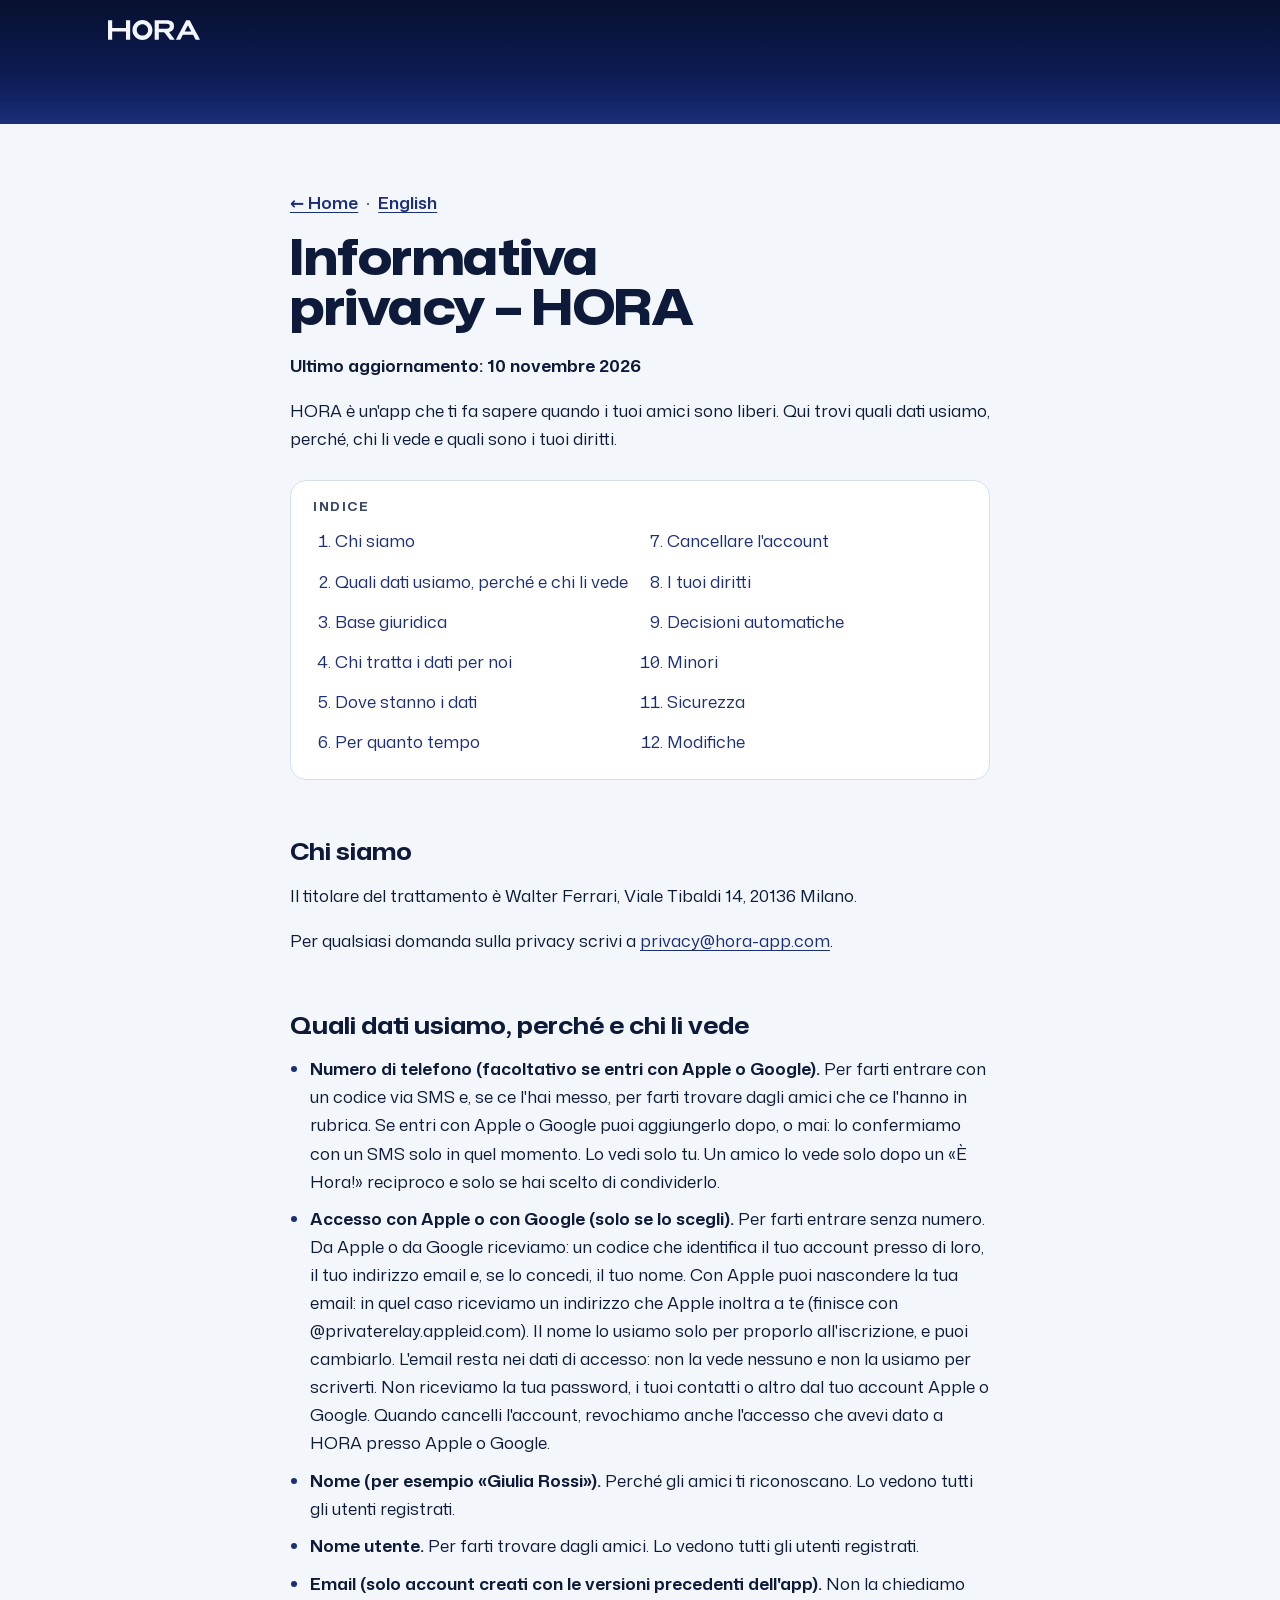
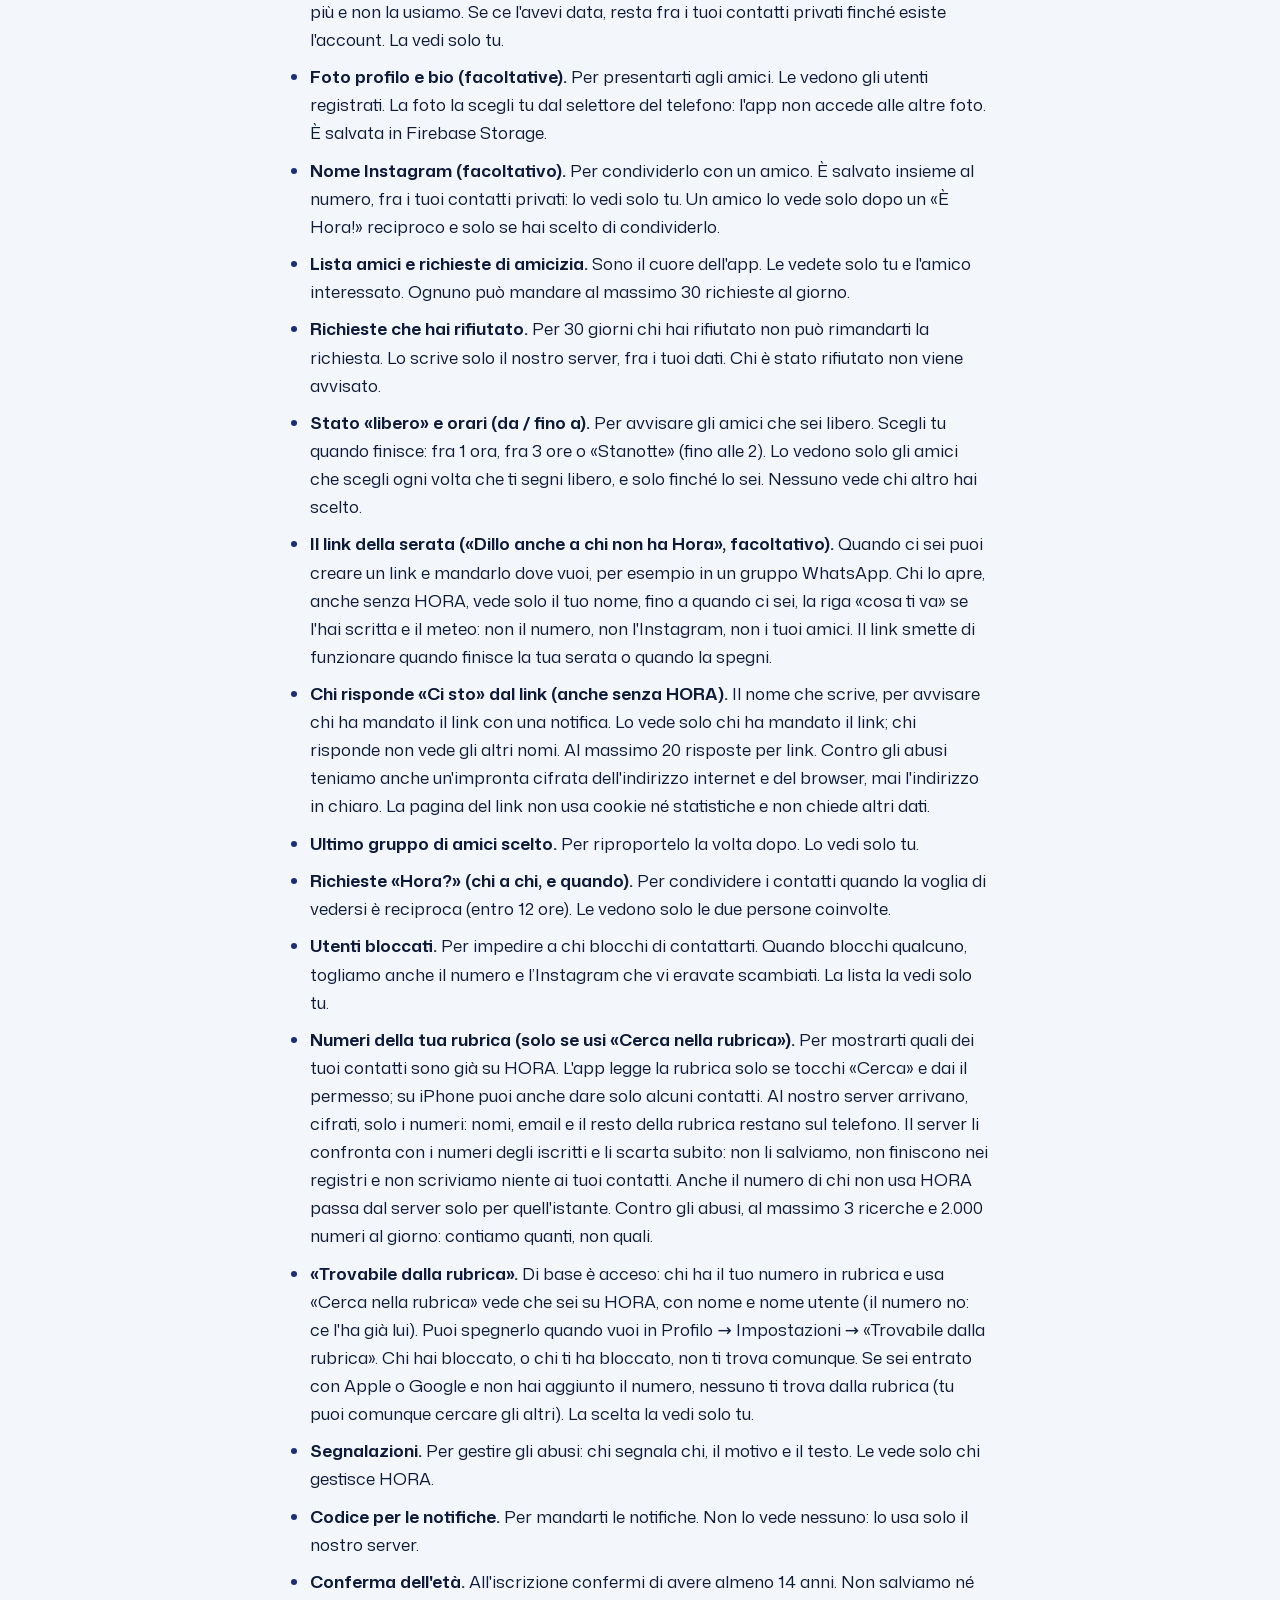
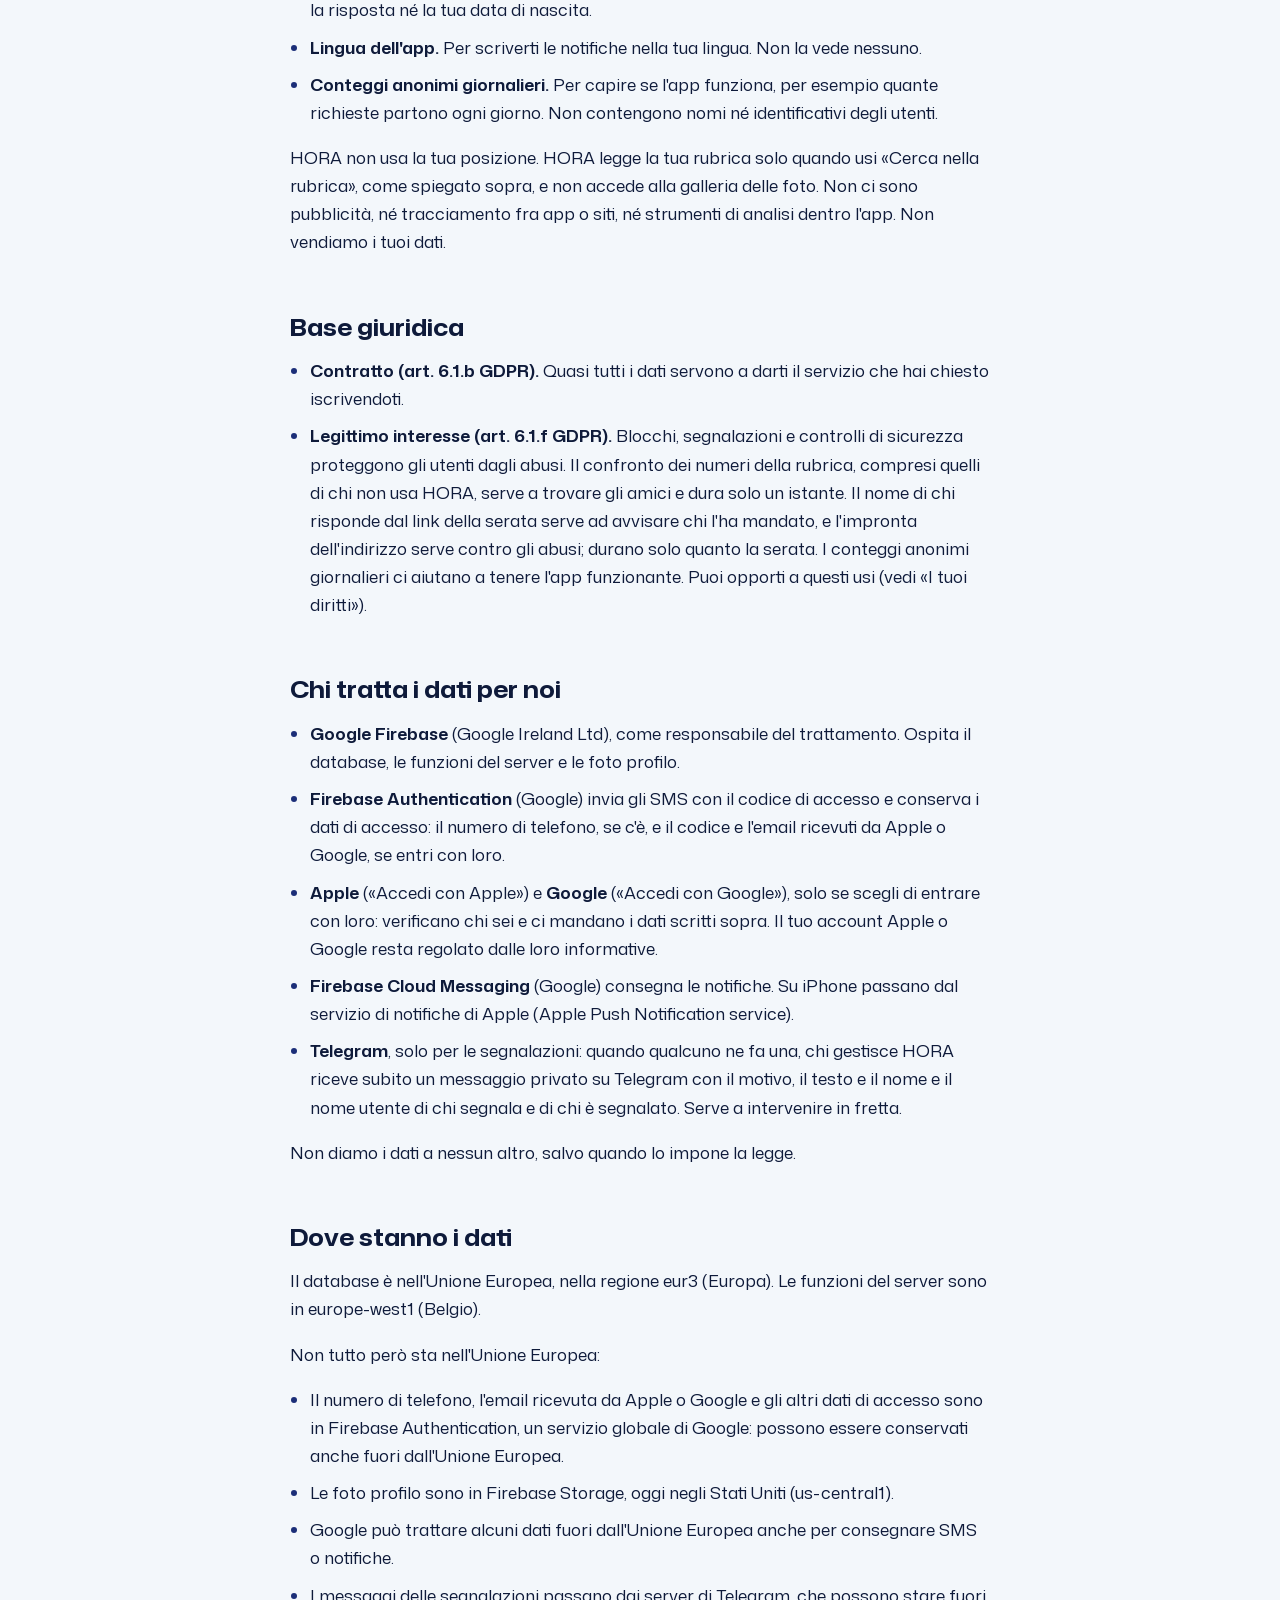
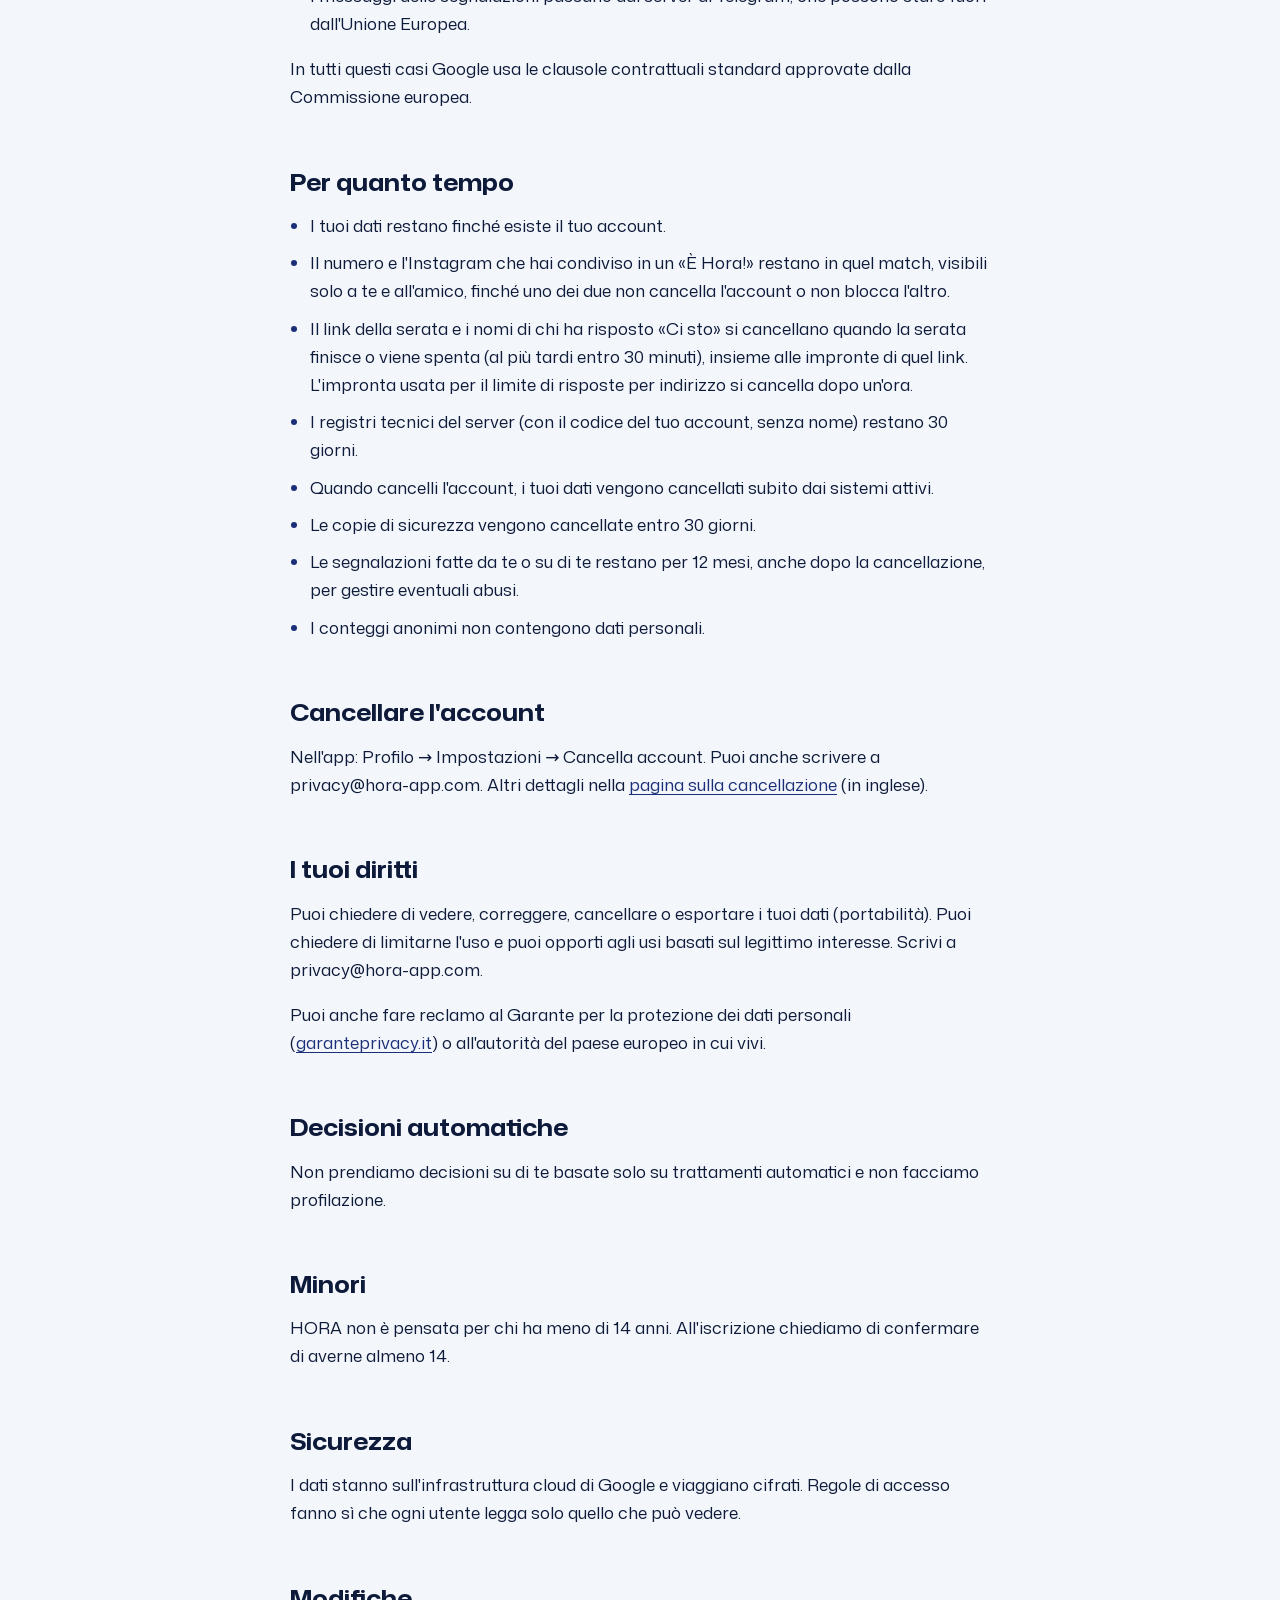
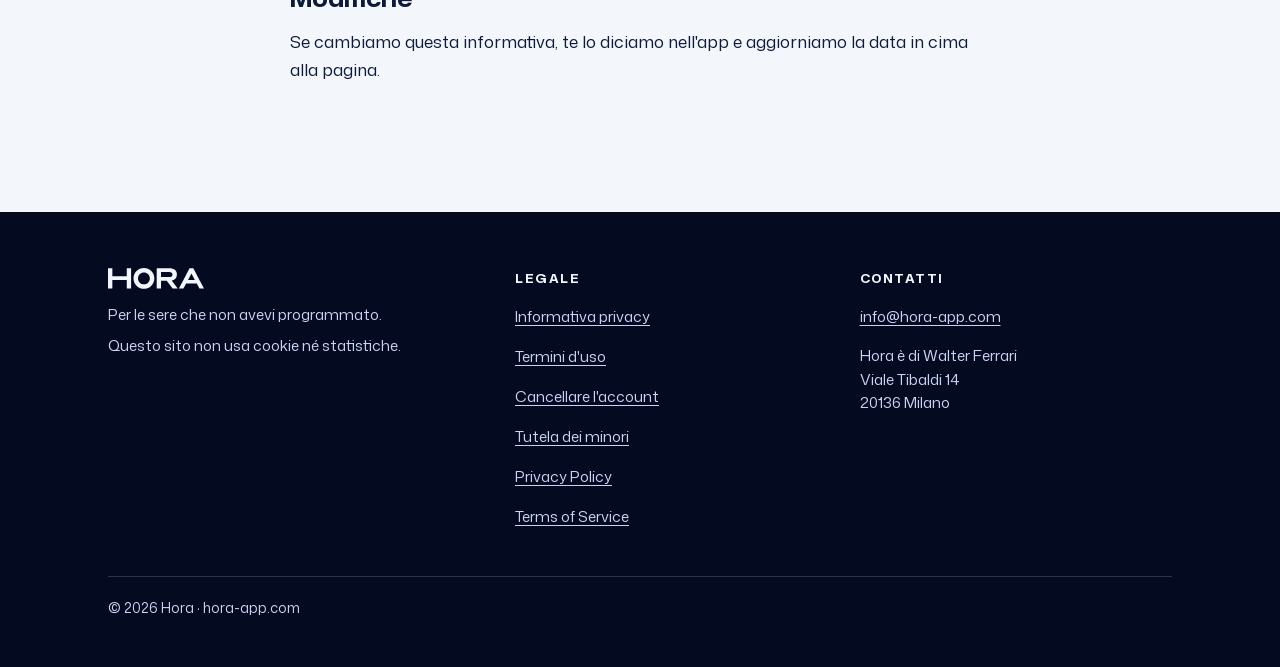
<file: privacy-it.html>
<!doctype html>
<html lang="it" data-cielo="giorno">
<head>
<meta charset="utf-8">
<meta name="viewport" content="width=device-width, initial-scale=1, viewport-fit=cover">
<title>Informativa privacy – HORA</title>
<meta name="description" content="Quali dati usa Hora, perché, chi li vede e quali sono i tuoi diritti.">
<meta name="theme-color" content="#07102E">
<meta property="og:title" content="Informativa privacy – HORA">
<meta property="og:description" content="Quali dati usa Hora, perché, chi li vede e quali sono i tuoi diritti.">
<meta property="og:image" content="https://hora-app.com/assets/hora-og.jpg">
<meta property="og:type" content="website">
<meta name="twitter:card" content="summary_large_image">
<link rel="canonical" href="https://hora-app.com/privacy-it.html">
<link rel="icon" href="/assets/icona.svg" type="image/svg+xml">
<link rel="apple-touch-icon" href="/assets/icona-180.png">
<link rel="preload" href="/assets/font/mona-sans.woff2" as="font" type="font/woff2" crossorigin>
<link rel="stylesheet" href="/assets/hora.css">
<script src="/assets/cielo.js"></script>
</head>
<body class="legale">
<a class="salta" href="#contenuto">Vai al testo</a>
<div class="cielo testa-legale">
<header class="contenitore testata"><a class="marchio" href="/" aria-label="Hora, pagina iniziale"><svg class="scritta" viewBox="0 0 3325 721" aria-hidden="true" focusable="false"><path d="M0.0 710.5L150.0 710.5L150.0 411.5L650.0 411.5L650.0 710.5L800.0 710.5L800.0 10.5L650.0 10.5L650.0 285.5L150.0 285.5L150.0 10.5L0.0 10.5Z"/><path d="M1687.0 710.5L1837.0 710.5L1837.0 438.5L2033.0 438.5L2239.0 710.5L2415.0 710.5L2224.2 458.6L2224.6 459.0C2212.3 442.7 2217.6 430.0 2237.2 424.5L2237.3 424.5C2336.4 397.2 2387.0 329.9 2387.0 224.5C2387.0 83.3 2296.0 10.5 2119.5 10.5L1687.0 10.5ZM1837.0 312.5L1837.0 136.5L2119.5 136.5C2195.1 136.5 2234.0 166.4 2234.0 224.5C2234.0 282.6 2195.1 312.5 2119.5 312.5Z"/><path d="M2455.0 710.5L2613.4 710.5L2704.8 537.5L3075.2 537.5L3166.6 710.5L3325.0 710.5L3233.6 537.5L3167.0 411.5L2969.2 37.3L2955.0 10.5L2825.0 10.5L2810.8 37.3L2613.0 411.5L2546.4 537.5ZM2771.4 411.5L2890.0 187.1L3008.6 411.5Z"/><path class="o" d="M1605.0 360.5C1605.0 161.4 1443.6 -0.0 1244.5 -0.0C1045.4 -0.0 884.0 161.4 884.0 360.5C884.0 559.6 1045.4 721.0 1244.5 721.0C1443.6 721.0 1605.0 559.6 1605.0 360.5ZM1449.0 360.5C1449.0 473.4 1357.4 565.0 1244.5 565.0C1131.6 565.0 1040.0 473.4 1040.0 360.5C1040.0 247.6 1131.6 156.0 1244.5 156.0C1357.4 156.0 1449.0 247.6 1449.0 360.5Z"/></svg></a><nav aria-label="Pagina"></nav></header>
</div>
<main id="contenuto">
<div class="contenitore"><article class="testo">
<div class="vai"><a href="/">← Home</a> <span aria-hidden="true">·</span> <a href="/privacy.html" lang="en">English</a></div>
  <h1>Informativa privacy – HORA</h1>

  <p><strong>Ultimo aggiornamento: 10 novembre 2026</strong></p>

  <p>HORA è un'app che ti fa sapere quando i tuoi amici sono liberi. Qui trovi quali dati usiamo, perché, chi li vede e quali sono i tuoi diritti.</p>

  <nav class="indice" aria-labelledby="indice-h"><h2 id="indice-h">Indice</h2><ol><li><a href="#chi-siamo">Chi siamo</a></li><li><a href="#quali-dati-usiamo-perche-e-chi-li-vede">Quali dati usiamo, perché e chi li vede</a></li><li><a href="#base-giuridica">Base giuridica</a></li><li><a href="#chi-tratta-i-dati-per-noi">Chi tratta i dati per noi</a></li><li><a href="#dove-stanno-i-dati">Dove stanno i dati</a></li><li><a href="#per-quanto-tempo">Per quanto tempo</a></li><li><a href="#cancellare-l-account">Cancellare l'account</a></li><li><a href="#i-tuoi-diritti">I tuoi diritti</a></li><li><a href="#decisioni-automatiche">Decisioni automatiche</a></li><li><a href="#minori">Minori</a></li><li><a href="#sicurezza">Sicurezza</a></li><li><a href="#modifiche">Modifiche</a></li></ol></nav>
<h2 id="chi-siamo">Chi siamo</h2>
  <p>Il titolare del trattamento è Walter Ferrari, Viale Tibaldi 14, 20136 Milano.</p>
  <p>Per qualsiasi domanda sulla privacy scrivi a <a href="mailto:privacy@hora-app.com">privacy@hora-app.com</a>.</p>

  <h2 id="quali-dati-usiamo-perche-e-chi-li-vede">Quali dati usiamo, perché e chi li vede</h2>
  <ul>
    <li><strong>Numero di telefono (facoltativo se entri con Apple o Google).</strong> Per farti entrare con un codice via SMS e, se ce l'hai messo, per farti trovare dagli amici che ce l'hanno in rubrica. Se entri con Apple o Google puoi aggiungerlo dopo, o mai: lo confermiamo con un SMS solo in quel momento. Lo vedi solo tu. Un amico lo vede solo dopo un «È Hora!» reciproco e solo se hai scelto di condividerlo.</li>
    <li><strong>Accesso con Apple o con Google (solo se lo scegli).</strong> Per farti entrare senza numero. Da Apple o da Google riceviamo: un codice che identifica il tuo account presso di loro, il tuo indirizzo email e, se lo concedi, il tuo nome. Con Apple puoi nascondere la tua email: in quel caso riceviamo un indirizzo che Apple inoltra a te (finisce con @privaterelay.appleid.com). Il nome lo usiamo solo per proporlo all'iscrizione, e puoi cambiarlo. L'email resta nei dati di accesso: non la vede nessuno e non la usiamo per scriverti. Non riceviamo la tua password, i tuoi contatti o altro dal tuo account Apple o Google. Quando cancelli l'account, revochiamo anche l'accesso che avevi dato a HORA presso Apple o Google.</li>
    <li><strong>Nome (per esempio «Giulia Rossi»).</strong> Perché gli amici ti riconoscano. Lo vedono tutti gli utenti registrati.</li>
    <li><strong>Nome utente.</strong> Per farti trovare dagli amici. Lo vedono tutti gli utenti registrati.</li>
    <li><strong>Email (solo account creati con le versioni precedenti dell'app).</strong> Non la chiediamo più e non la usiamo. Se ce l'avevi data, resta fra i tuoi contatti privati finché esiste l'account. La vedi solo tu.</li>
    <li><strong>Foto profilo e bio (facoltative).</strong> Per presentarti agli amici. Le vedono gli utenti registrati. La foto la scegli tu dal selettore del telefono: l'app non accede alle altre foto. È salvata in Firebase Storage.</li>
    <li><strong>Nome Instagram (facoltativo).</strong> Per condividerlo con un amico. È salvato insieme al numero, fra i tuoi contatti privati: lo vedi solo tu. Un amico lo vede solo dopo un «È Hora!» reciproco e solo se hai scelto di condividerlo.</li>
    <li><strong>Lista amici e richieste di amicizia.</strong> Sono il cuore dell'app. Le vedete solo tu e l'amico interessato. Ognuno può mandare al massimo 30 richieste al giorno.</li>
    <li><strong>Richieste che hai rifiutato.</strong> Per 30 giorni chi hai rifiutato non può rimandarti la richiesta. Lo scrive solo il nostro server, fra i tuoi dati. Chi è stato rifiutato non viene avvisato.</li>
    <li><strong>Stato «libero» e orari (da / fino a).</strong> Per avvisare gli amici che sei libero. Scegli tu quando finisce: fra 1 ora, fra 3 ore o «Stanotte» (fino alle 2). Lo vedono solo gli amici che scegli ogni volta che ti segni libero, e solo finché lo sei. Nessuno vede chi altro hai scelto.</li>
    <li><strong>Il link della serata («Dillo anche a chi non ha Hora», facoltativo).</strong> Quando ci sei puoi creare un link e mandarlo dove vuoi, per esempio in un gruppo WhatsApp. Chi lo apre, anche senza HORA, vede solo il tuo nome, fino a quando ci sei, la riga «cosa ti va» se l'hai scritta e il meteo: non il numero, non l'Instagram, non i tuoi amici. Il link smette di funzionare quando finisce la tua serata o quando la spegni.</li>
    <li><strong>Chi risponde «Ci sto» dal link (anche senza HORA).</strong> Il nome che scrive, per avvisare chi ha mandato il link con una notifica. Lo vede solo chi ha mandato il link; chi risponde non vede gli altri nomi. Al massimo 20 risposte per link. Contro gli abusi teniamo anche un'impronta cifrata dell'indirizzo internet e del browser, mai l'indirizzo in chiaro. La pagina del link non usa cookie né statistiche e non chiede altri dati.</li>
    <li><strong>Ultimo gruppo di amici scelto.</strong> Per riproportelo la volta dopo. Lo vedi solo tu.</li>
    <li><strong>Richieste «Hora?» (chi a chi, e quando).</strong> Per condividere i contatti quando la voglia di vedersi è reciproca (entro 12 ore). Le vedono solo le due persone coinvolte.</li>
    <li><strong>Utenti bloccati.</strong> Per impedire a chi blocchi di contattarti. Quando blocchi qualcuno, togliamo anche il numero e l’Instagram che vi eravate scambiati. La lista la vedi solo tu.</li>
    <li><strong>Numeri della tua rubrica (solo se usi «Cerca nella rubrica»).</strong> Per mostrarti quali dei tuoi contatti sono già su HORA. L'app legge la rubrica solo se tocchi «Cerca» e dai il permesso; su iPhone puoi anche dare solo alcuni contatti. Al nostro server arrivano, cifrati, solo i numeri: nomi, email e il resto della rubrica restano sul telefono. Il server li confronta con i numeri degli iscritti e li scarta subito: non li salviamo, non finiscono nei registri e non scriviamo niente ai tuoi contatti. Anche il numero di chi non usa HORA passa dal server solo per quell'istante. Contro gli abusi, al massimo 3 ricerche e 2.000 numeri al giorno: contiamo quanti, non quali.</li>
    <li><strong>«Trovabile dalla rubrica».</strong> Di base è acceso: chi ha il tuo numero in rubrica e usa «Cerca nella rubrica» vede che sei su HORA, con nome e nome utente (il numero no: ce l'ha già lui). Puoi spegnerlo quando vuoi in Profilo → Impostazioni → «Trovabile dalla rubrica». Chi hai bloccato, o chi ti ha bloccato, non ti trova comunque. Se sei entrato con Apple o Google e non hai aggiunto il numero, nessuno ti trova dalla rubrica (tu puoi comunque cercare gli altri). La scelta la vedi solo tu.</li>
    <li><strong>Segnalazioni.</strong> Per gestire gli abusi: chi segnala chi, il motivo e il testo. Le vede solo chi gestisce HORA.</li>
    <li><strong>Codice per le notifiche.</strong> Per mandarti le notifiche. Non lo vede nessuno: lo usa solo il nostro server.</li>
    <li><strong>Conferma dell'età.</strong> All'iscrizione confermi di avere almeno 14 anni. Non salviamo né la risposta né la tua data di nascita.</li>
    <li><strong>Lingua dell'app.</strong> Per scriverti le notifiche nella tua lingua. Non la vede nessuno.</li>
    <li><strong>Conteggi anonimi giornalieri.</strong> Per capire se l'app funziona, per esempio quante richieste partono ogni giorno. Non contengono nomi né identificativi degli utenti.</li>
  </ul>

  <p>HORA non usa la tua posizione. HORA legge la tua rubrica solo quando usi «Cerca nella rubrica», come spiegato sopra, e non accede alla galleria delle foto. Non ci sono pubblicità, né tracciamento fra app o siti, né strumenti di analisi dentro l'app. Non vendiamo i tuoi dati.</p>

  <h2 id="base-giuridica">Base giuridica</h2>
  <ul>
    <li><strong>Contratto (art. 6.1.b GDPR).</strong> Quasi tutti i dati servono a darti il servizio che hai chiesto iscrivendoti.</li>
    <li><strong>Legittimo interesse (art. 6.1.f GDPR).</strong> Blocchi, segnalazioni e controlli di sicurezza proteggono gli utenti dagli abusi. Il confronto dei numeri della rubrica, compresi quelli di chi non usa HORA, serve a trovare gli amici e dura solo un istante. Il nome di chi risponde dal link della serata serve ad avvisare chi l'ha mandato, e l'impronta dell'indirizzo serve contro gli abusi; durano solo quanto la serata. I conteggi anonimi giornalieri ci aiutano a tenere l'app funzionante. Puoi opporti a questi usi (vedi «I tuoi diritti»).</li>
  </ul>

  <h2 id="chi-tratta-i-dati-per-noi">Chi tratta i dati per noi</h2>
  <ul>
    <li><strong>Google Firebase</strong> (Google Ireland Ltd), come responsabile del trattamento. Ospita il database, le funzioni del server e le foto profilo.</li>
    <li><strong>Firebase Authentication</strong> (Google) invia gli SMS con il codice di accesso e conserva i dati di accesso: il numero di telefono, se c'è, e il codice e l'email ricevuti da Apple o Google, se entri con loro.</li>
    <li><strong>Apple</strong> («Accedi con Apple») e <strong>Google</strong> («Accedi con Google»), solo se scegli di entrare con loro: verificano chi sei e ci mandano i dati scritti sopra. Il tuo account Apple o Google resta regolato dalle loro informative.</li>
    <li><strong>Firebase Cloud Messaging</strong> (Google) consegna le notifiche. Su iPhone passano dal servizio di notifiche di Apple (Apple Push Notification service).</li>
    <li><strong>Telegram</strong>, solo per le segnalazioni: quando qualcuno ne fa una, chi gestisce HORA riceve subito un messaggio privato su Telegram con il motivo, il testo e il nome e il nome utente di chi segnala e di chi è segnalato. Serve a intervenire in fretta.</li>
  </ul>
  <p>Non diamo i dati a nessun altro, salvo quando lo impone la legge.</p>

  <h2 id="dove-stanno-i-dati">Dove stanno i dati</h2>
  <p>Il database è nell'Unione Europea, nella regione eur3 (Europa). Le funzioni del server sono in europe-west1 (Belgio).</p>
  <p>Non tutto però sta nell'Unione Europea:</p>
  <ul>
    <li>Il numero di telefono, l'email ricevuta da Apple o Google e gli altri dati di accesso sono in Firebase Authentication, un servizio globale di Google: possono essere conservati anche fuori dall'Unione Europea.</li>
    <li>Le foto profilo sono in Firebase Storage, oggi negli Stati Uniti (us-central1).</li>
    <li>Google può trattare alcuni dati fuori dall'Unione Europea anche per consegnare SMS o notifiche.</li>
    <li>I messaggi delle segnalazioni passano dai server di Telegram, che possono stare fuori dall'Unione Europea.</li>
  </ul>
  <p>In tutti questi casi Google usa le clausole contrattuali standard approvate dalla Commissione europea.</p>

  <h2 id="per-quanto-tempo">Per quanto tempo</h2>
  <ul>
    <li>I tuoi dati restano finché esiste il tuo account.</li>
    <li>Il numero e l'Instagram che hai condiviso in un «È Hora!» restano in quel match, visibili solo a te e all'amico, finché uno dei due non cancella l'account o non blocca l'altro.</li>
    <li>Il link della serata e i nomi di chi ha risposto «Ci sto» si cancellano quando la serata finisce o viene spenta (al più tardi entro 30 minuti), insieme alle impronte di quel link. L'impronta usata per il limite di risposte per indirizzo si cancella dopo un'ora.</li>
    <li>I registri tecnici del server (con il codice del tuo account, senza nome) restano 30 giorni.</li>
    <li>Quando cancelli l'account, i tuoi dati vengono cancellati subito dai sistemi attivi.</li>
    <li>Le copie di sicurezza vengono cancellate entro 30 giorni.</li>
    <li>Le segnalazioni fatte da te o su di te restano per 12 mesi, anche dopo la cancellazione, per gestire eventuali abusi.</li>
    <li>I conteggi anonimi non contengono dati personali.</li>
  </ul>

  <h2 id="cancellare-l-account">Cancellare l'account</h2>
  <p>Nell'app: Profilo → Impostazioni → Cancella account. Puoi anche scrivere a privacy@hora-app.com. Altri dettagli nella <a href="/accountdeletion.html">pagina sulla cancellazione</a> (in inglese).</p>

  <h2 id="i-tuoi-diritti">I tuoi diritti</h2>
  <p>Puoi chiedere di vedere, correggere, cancellare o esportare i tuoi dati (portabilità). Puoi chiedere di limitarne l'uso e puoi opporti agli usi basati sul legittimo interesse. Scrivi a privacy@hora-app.com.</p>
  <p>Puoi anche fare reclamo al Garante per la protezione dei dati personali (<a href="https://www.garanteprivacy.it">garanteprivacy.it</a>) o all'autorità del paese europeo in cui vivi.</p>

  <h2 id="decisioni-automatiche">Decisioni automatiche</h2>
  <p>Non prendiamo decisioni su di te basate solo su trattamenti automatici e non facciamo profilazione.</p>

  <h2 id="minori">Minori</h2>
  <p>HORA non è pensata per chi ha meno di 14 anni. All'iscrizione chiediamo di confermare di averne almeno 14.</p>

  <h2 id="sicurezza">Sicurezza</h2>
  <p>I dati stanno sull'infrastruttura cloud di Google e viaggiano cifrati. Regole di accesso fanno sì che ogni utente legga solo quello che può vedere.</p>

  <h2 id="modifiche">Modifiche</h2>
  <p>Se cambiamo questa informativa, te lo diciamo nell'app e aggiorniamo la data in cima alla pagina.</p>
</article></div>
</main>
<footer class="piede">
<div class="contenitore">
<div class="griglia">
<div>
<a class="marchio" href="/" aria-label="Hora, pagina iniziale"><svg class="scritta" viewBox="0 0 3325 721" aria-hidden="true" focusable="false"><path d="M0.0 710.5L150.0 710.5L150.0 411.5L650.0 411.5L650.0 710.5L800.0 710.5L800.0 10.5L650.0 10.5L650.0 285.5L150.0 285.5L150.0 10.5L0.0 10.5Z"/><path d="M1687.0 710.5L1837.0 710.5L1837.0 438.5L2033.0 438.5L2239.0 710.5L2415.0 710.5L2224.2 458.6L2224.6 459.0C2212.3 442.7 2217.6 430.0 2237.2 424.5L2237.3 424.5C2336.4 397.2 2387.0 329.9 2387.0 224.5C2387.0 83.3 2296.0 10.5 2119.5 10.5L1687.0 10.5ZM1837.0 312.5L1837.0 136.5L2119.5 136.5C2195.1 136.5 2234.0 166.4 2234.0 224.5C2234.0 282.6 2195.1 312.5 2119.5 312.5Z"/><path d="M2455.0 710.5L2613.4 710.5L2704.8 537.5L3075.2 537.5L3166.6 710.5L3325.0 710.5L3233.6 537.5L3167.0 411.5L2969.2 37.3L2955.0 10.5L2825.0 10.5L2810.8 37.3L2613.0 411.5L2546.4 537.5ZM2771.4 411.5L2890.0 187.1L3008.6 411.5Z"/><path class="o" d="M1605.0 360.5C1605.0 161.4 1443.6 -0.0 1244.5 -0.0C1045.4 -0.0 884.0 161.4 884.0 360.5C884.0 559.6 1045.4 721.0 1244.5 721.0C1443.6 721.0 1605.0 559.6 1605.0 360.5ZM1449.0 360.5C1449.0 473.4 1357.4 565.0 1244.5 565.0C1131.6 565.0 1040.0 473.4 1040.0 360.5C1040.0 247.6 1131.6 156.0 1244.5 156.0C1357.4 156.0 1449.0 247.6 1449.0 360.5Z"/></svg></a>
<p>Per le sere che non avevi programmato.</p>
<p>Questo sito non usa cookie né statistiche.</p>
</div>
<nav aria-labelledby="piede-legale"><h2 id="piede-legale">Legale</h2><ul><li><a href="/privacy-it.html">Informativa privacy</a></li><li><a href="/termini.html">Termini d&#x27;uso</a></li><li><a href="/accountdeletion.html" lang="en">Cancellare l&#x27;account</a></li><li><a href="/csae-policy.html" lang="en">Tutela dei minori</a></li><li><a href="/privacy.html" lang="en">Privacy Policy</a></li><li><a href="/terms.html" lang="en">Terms of Service</a></li></ul></nav>
<div><h2>Contatti</h2>
<p><a href="mailto:info@hora-app.com">info@hora-app.com</a></p>
<p>Hora è di Walter Ferrari<br>Viale Tibaldi 14<br>20136 Milano</p>
</div>
</div>
<p class="fondo">© 2026 Hora · hora-app.com</p>
</div>
</footer>
</body>
</html>
</file>
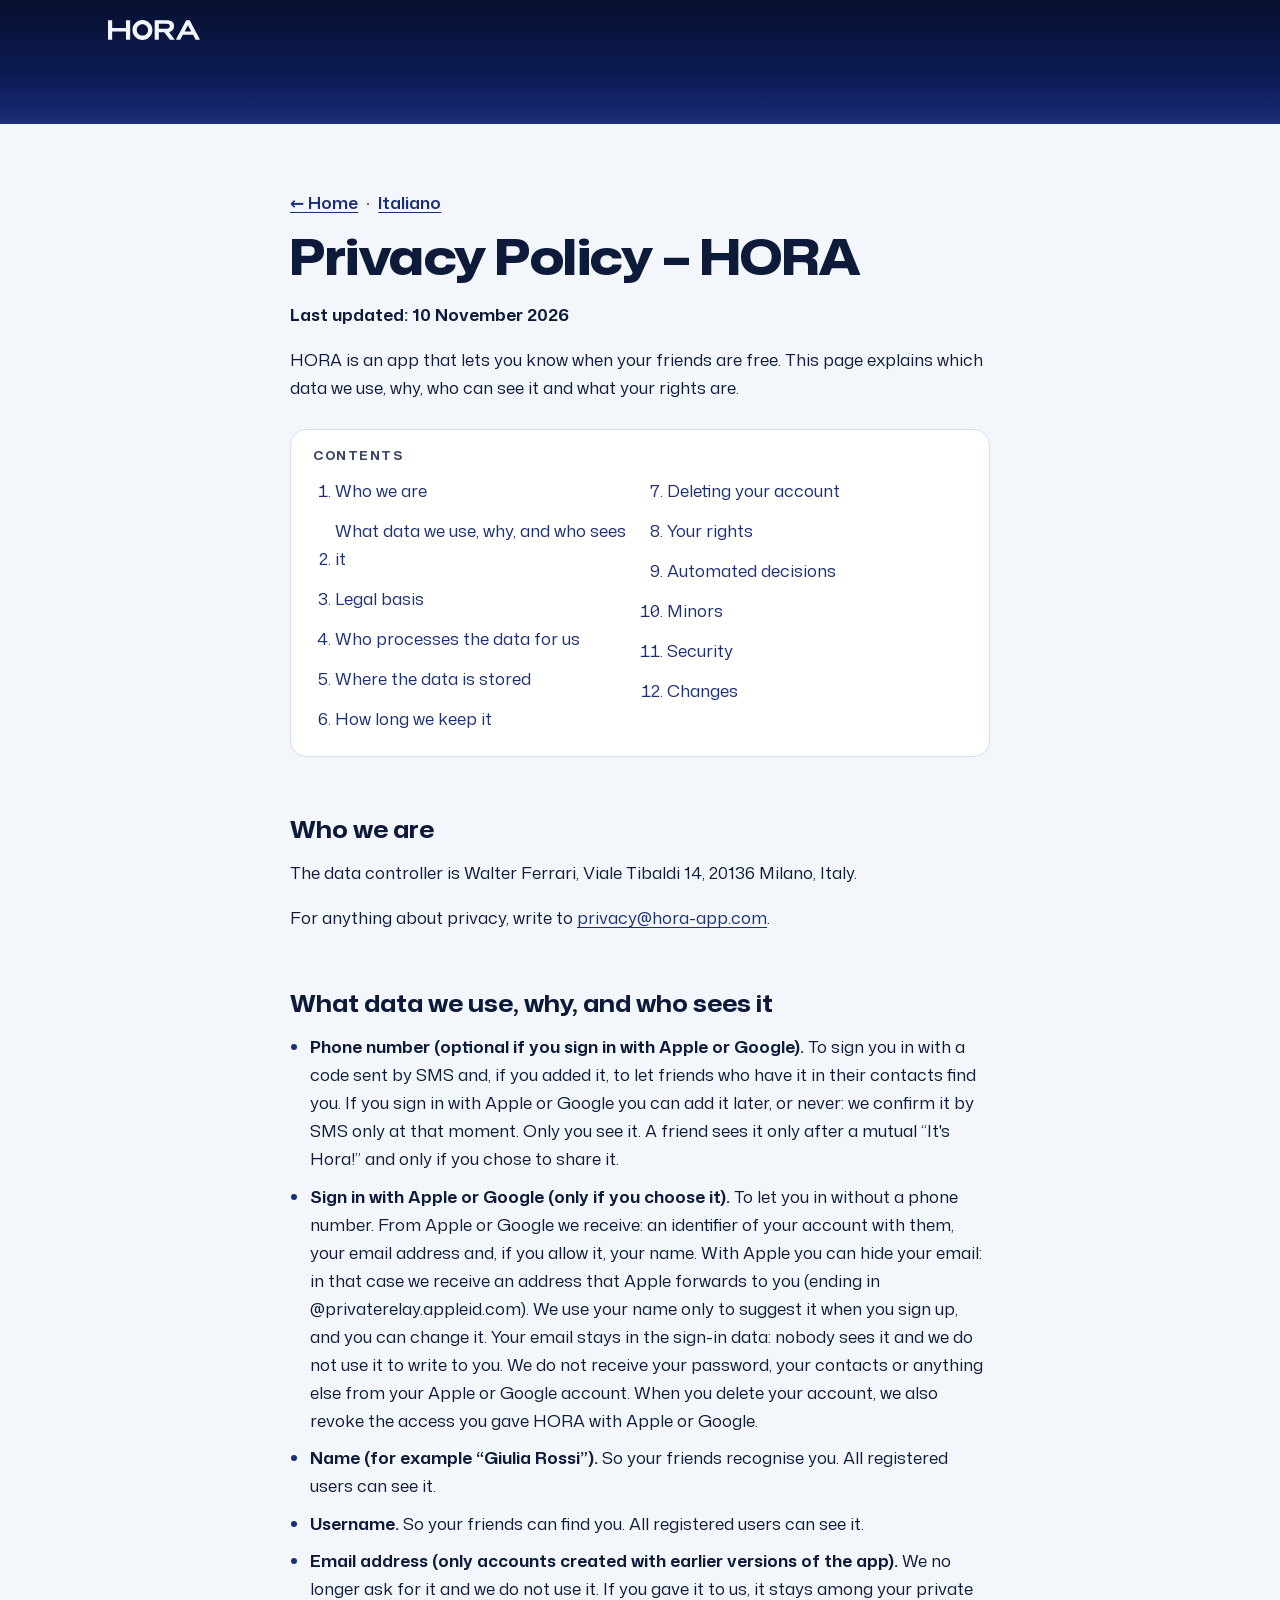
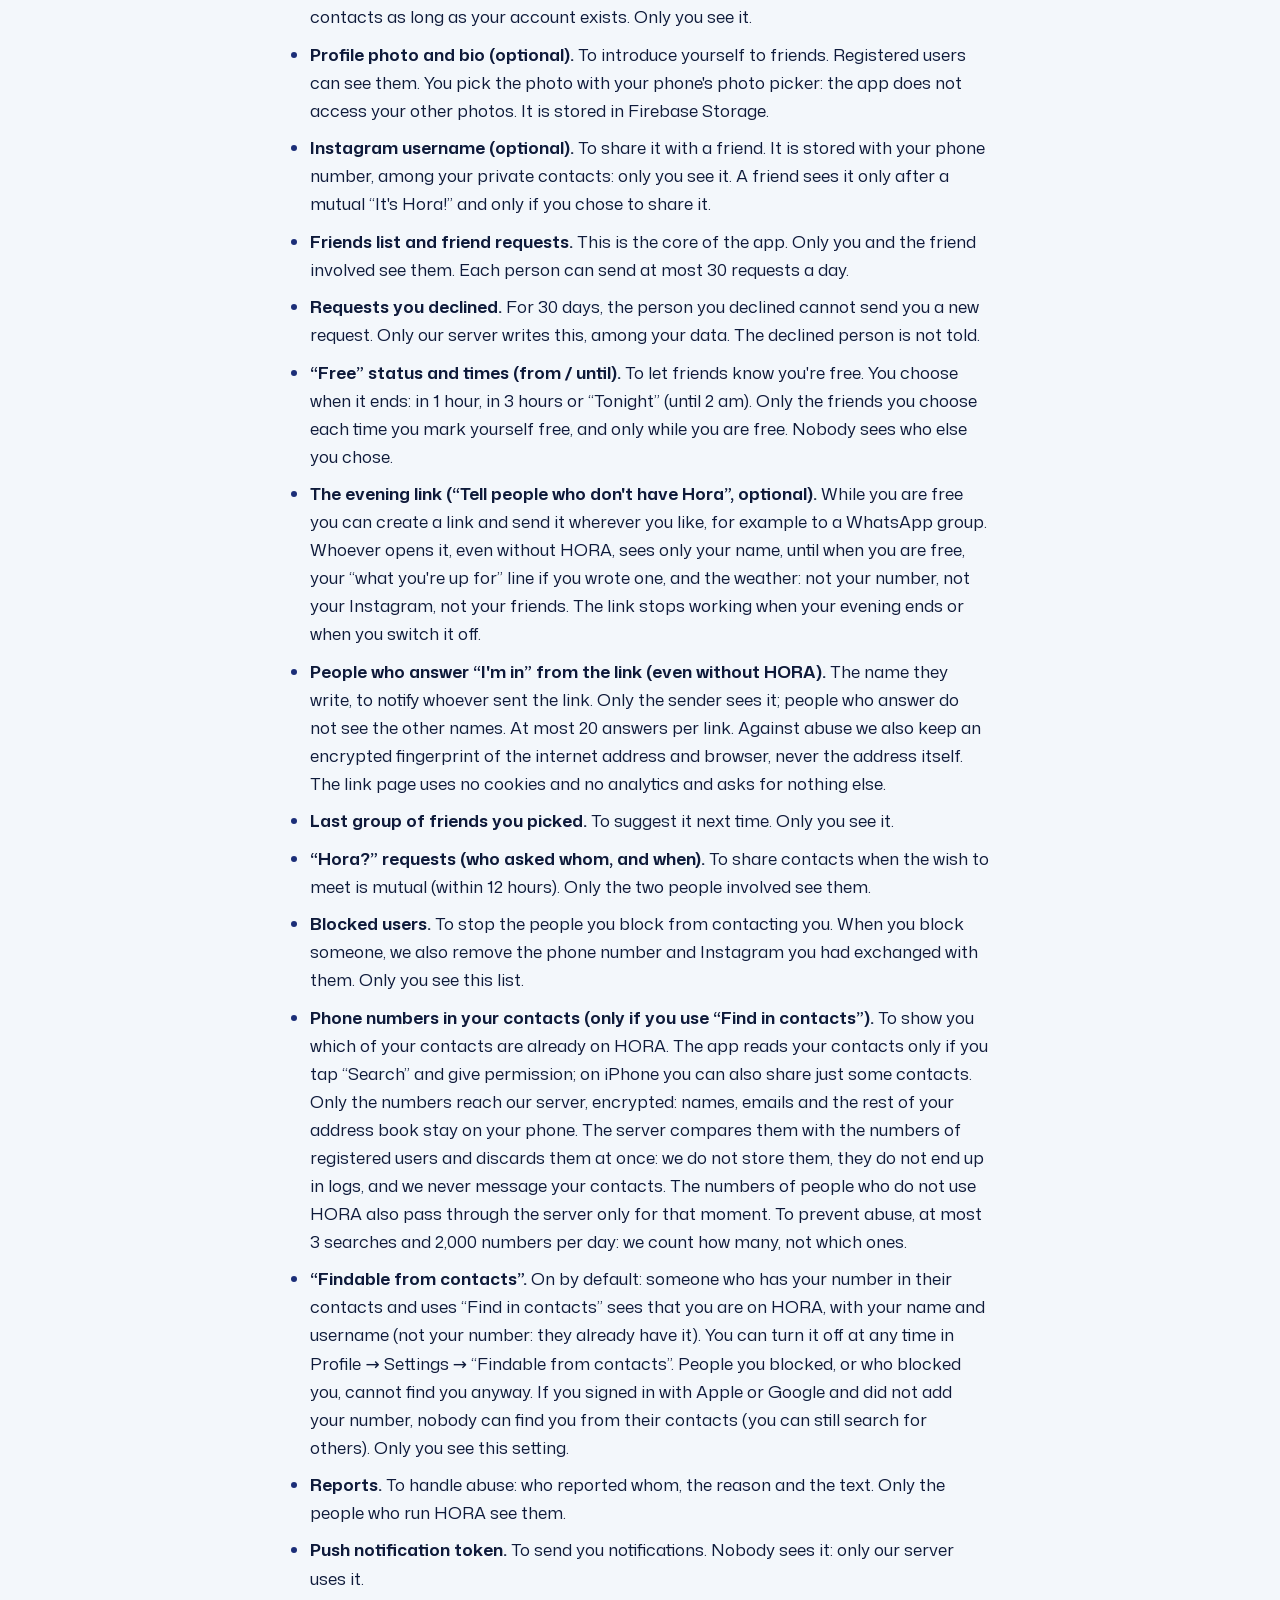
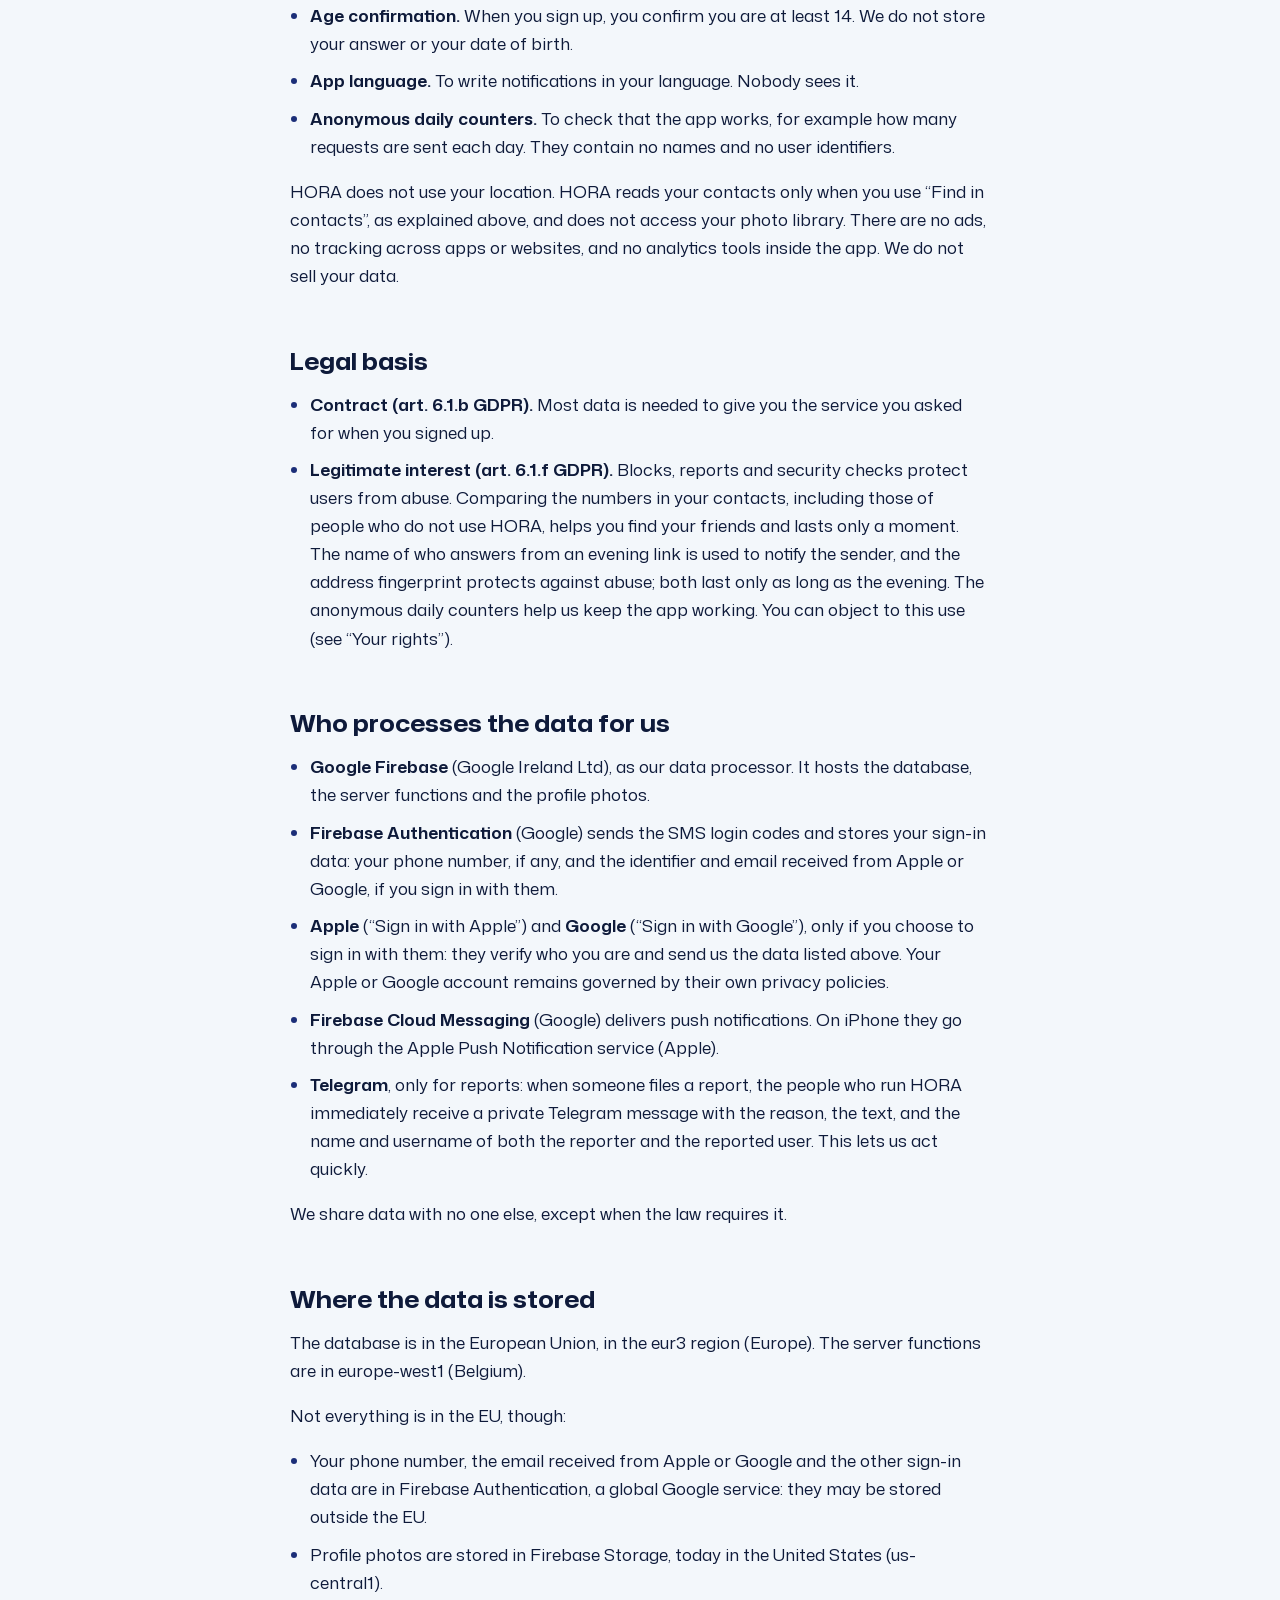
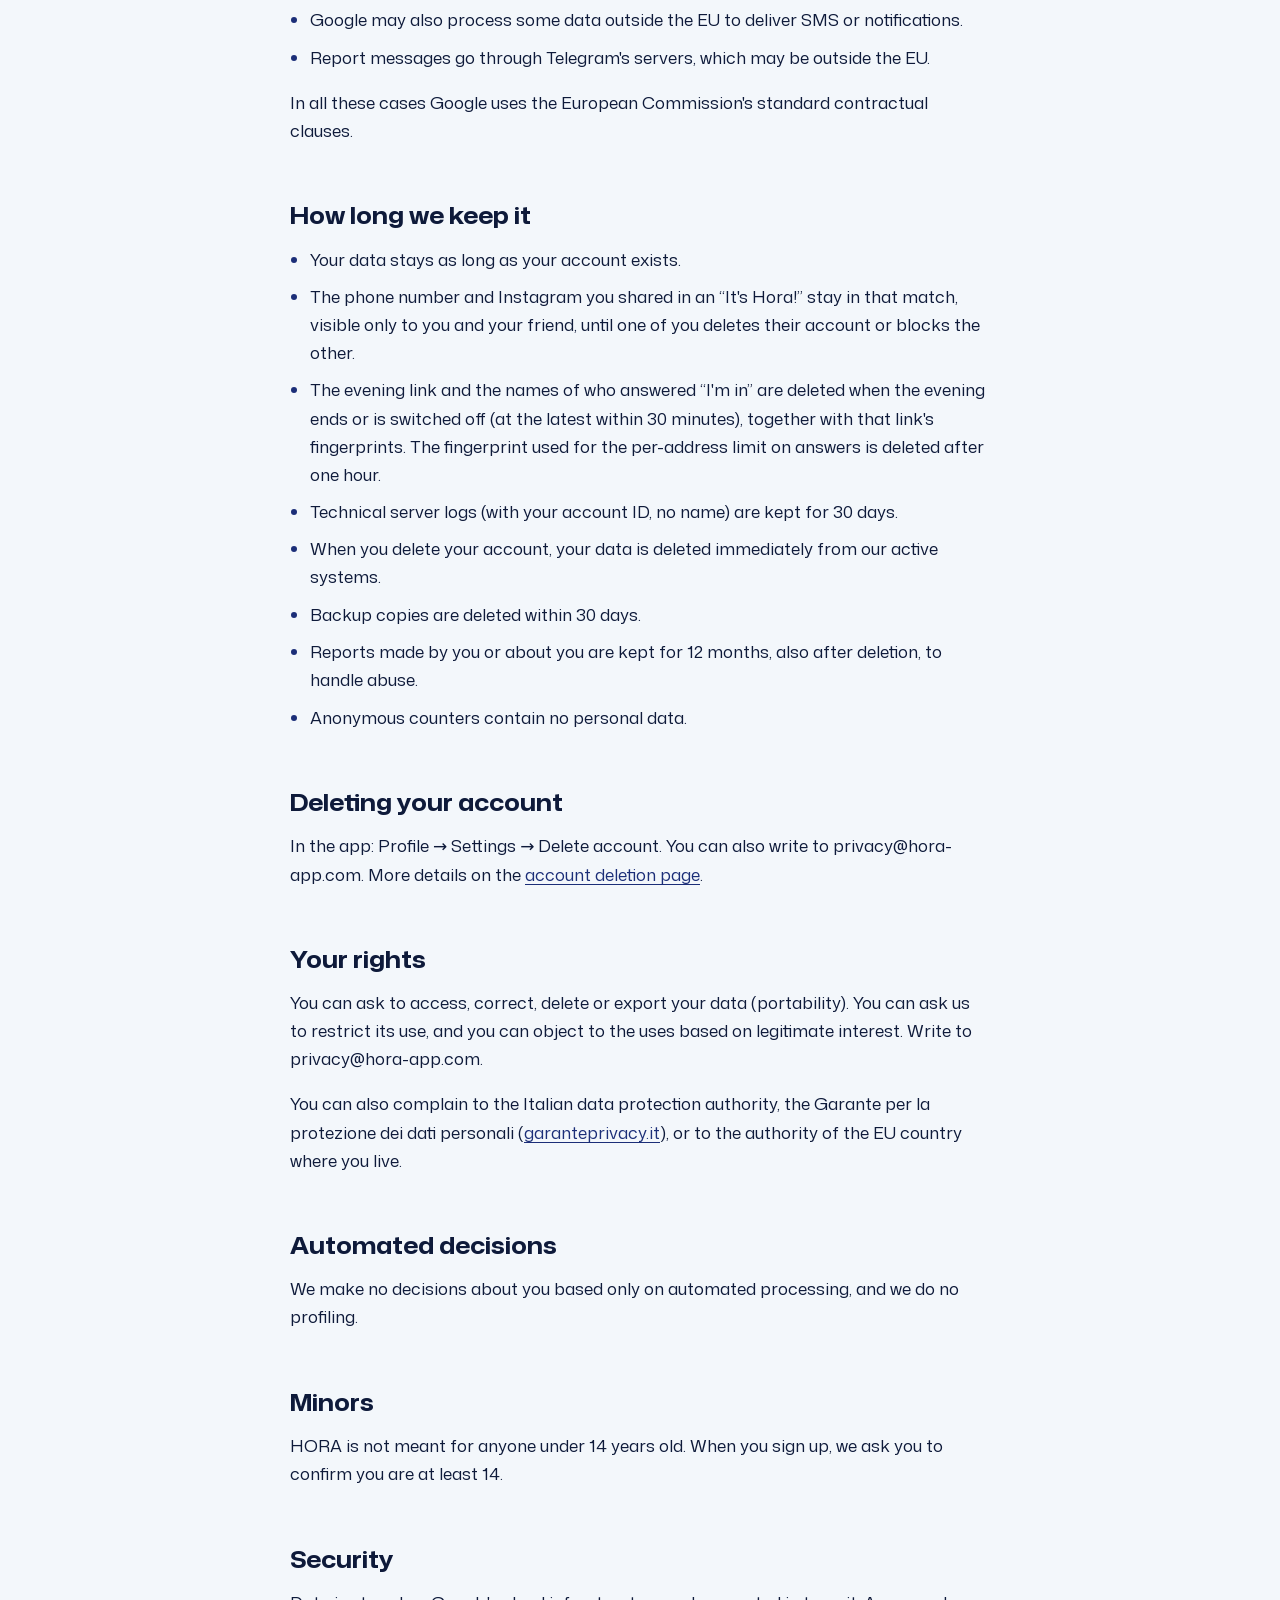
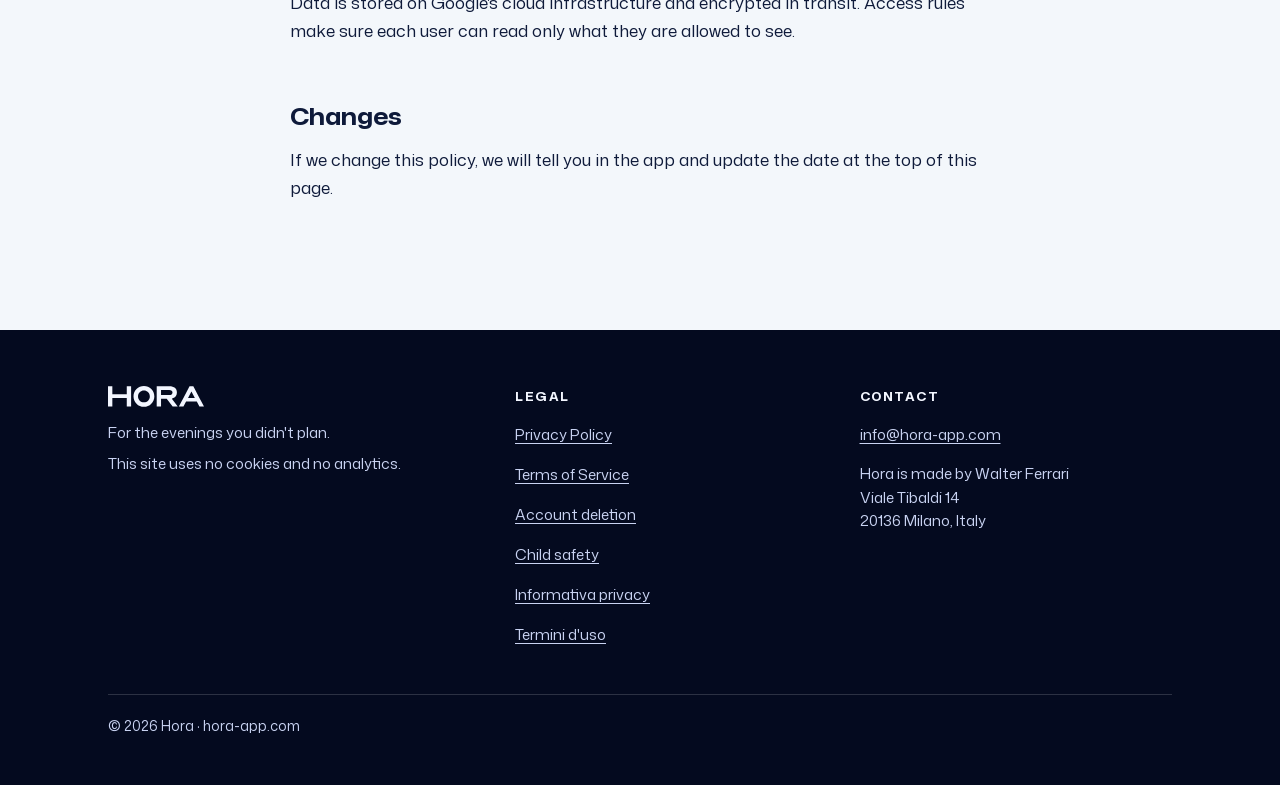
<file: privacy.html>
<!doctype html>
<html lang="en" data-cielo="giorno">
<head>
<meta charset="utf-8">
<meta name="viewport" content="width=device-width, initial-scale=1, viewport-fit=cover">
<title>Privacy Policy – HORA</title>
<meta name="description" content="Which data Hora uses, why, who can see it and what your rights are.">
<meta name="theme-color" content="#07102E">
<meta property="og:title" content="Privacy Policy – HORA">
<meta property="og:description" content="Which data Hora uses, why, who can see it and what your rights are.">
<meta property="og:image" content="https://hora-app.com/assets/hora-og.jpg">
<meta property="og:type" content="website">
<meta name="twitter:card" content="summary_large_image">
<link rel="canonical" href="https://hora-app.com/privacy.html">
<link rel="icon" href="/assets/icona.svg" type="image/svg+xml">
<link rel="apple-touch-icon" href="/assets/icona-180.png">
<link rel="preload" href="/assets/font/mona-sans.woff2" as="font" type="font/woff2" crossorigin>
<link rel="stylesheet" href="/assets/hora.css">
<script src="/assets/cielo.js"></script>
</head>
<body class="legale">
<a class="salta" href="#contenuto">Skip to text</a>
<div class="cielo testa-legale">
<header class="contenitore testata"><a class="marchio" href="/en.html" aria-label="Hora, home page"><svg class="scritta" viewBox="0 0 3325 721" aria-hidden="true" focusable="false"><path d="M0.0 710.5L150.0 710.5L150.0 411.5L650.0 411.5L650.0 710.5L800.0 710.5L800.0 10.5L650.0 10.5L650.0 285.5L150.0 285.5L150.0 10.5L0.0 10.5Z"/><path d="M1687.0 710.5L1837.0 710.5L1837.0 438.5L2033.0 438.5L2239.0 710.5L2415.0 710.5L2224.2 458.6L2224.6 459.0C2212.3 442.7 2217.6 430.0 2237.2 424.5L2237.3 424.5C2336.4 397.2 2387.0 329.9 2387.0 224.5C2387.0 83.3 2296.0 10.5 2119.5 10.5L1687.0 10.5ZM1837.0 312.5L1837.0 136.5L2119.5 136.5C2195.1 136.5 2234.0 166.4 2234.0 224.5C2234.0 282.6 2195.1 312.5 2119.5 312.5Z"/><path d="M2455.0 710.5L2613.4 710.5L2704.8 537.5L3075.2 537.5L3166.6 710.5L3325.0 710.5L3233.6 537.5L3167.0 411.5L2969.2 37.3L2955.0 10.5L2825.0 10.5L2810.8 37.3L2613.0 411.5L2546.4 537.5ZM2771.4 411.5L2890.0 187.1L3008.6 411.5Z"/><path class="o" d="M1605.0 360.5C1605.0 161.4 1443.6 -0.0 1244.5 -0.0C1045.4 -0.0 884.0 161.4 884.0 360.5C884.0 559.6 1045.4 721.0 1244.5 721.0C1443.6 721.0 1605.0 559.6 1605.0 360.5ZM1449.0 360.5C1449.0 473.4 1357.4 565.0 1244.5 565.0C1131.6 565.0 1040.0 473.4 1040.0 360.5C1040.0 247.6 1131.6 156.0 1244.5 156.0C1357.4 156.0 1449.0 247.6 1449.0 360.5Z"/></svg></a><nav aria-label="Page"></nav></header>
</div>
<main id="contenuto">
<div class="contenitore"><article class="testo">
<div class="vai"><a href="/">← Home</a> <span aria-hidden="true">·</span> <a href="/privacy-it.html" lang="it">Italiano</a></div>
  <h1>Privacy Policy – HORA</h1>

  <p><strong>Last updated: 10 November 2026</strong></p>

  <p>HORA is an app that lets you know when your friends are free. This page explains which data we use, why, who can see it and what your rights are.</p>

  <nav class="indice" aria-labelledby="indice-h"><h2 id="indice-h">Contents</h2><ol><li><a href="#who-we-are">Who we are</a></li><li><a href="#what-data-we-use-why-and-who-sees-it">What data we use, why, and who sees it</a></li><li><a href="#legal-basis">Legal basis</a></li><li><a href="#who-processes-the-data-for-us">Who processes the data for us</a></li><li><a href="#where-the-data-is-stored">Where the data is stored</a></li><li><a href="#how-long-we-keep-it">How long we keep it</a></li><li><a href="#deleting-your-account">Deleting your account</a></li><li><a href="#your-rights">Your rights</a></li><li><a href="#automated-decisions">Automated decisions</a></li><li><a href="#minors">Minors</a></li><li><a href="#security">Security</a></li><li><a href="#changes">Changes</a></li></ol></nav>
<h2 id="who-we-are">Who we are</h2>
  <p>The data controller is Walter Ferrari, Viale Tibaldi 14, 20136 Milano, Italy.</p>
  <p>For anything about privacy, write to <a href="mailto:privacy@hora-app.com">privacy@hora-app.com</a>.</p>

  <h2 id="what-data-we-use-why-and-who-sees-it">What data we use, why, and who sees it</h2>
  <ul>
    <li><strong>Phone number (optional if you sign in with Apple or Google).</strong> To sign you in with a code sent by SMS and, if you added it, to let friends who have it in their contacts find you. If you sign in with Apple or Google you can add it later, or never: we confirm it by SMS only at that moment. Only you see it. A friend sees it only after a mutual “It's Hora!” and only if you chose to share it.</li>
    <li><strong>Sign in with Apple or Google (only if you choose it).</strong> To let you in without a phone number. From Apple or Google we receive: an identifier of your account with them, your email address and, if you allow it, your name. With Apple you can hide your email: in that case we receive an address that Apple forwards to you (ending in @privaterelay.appleid.com). We use your name only to suggest it when you sign up, and you can change it. Your email stays in the sign-in data: nobody sees it and we do not use it to write to you. We do not receive your password, your contacts or anything else from your Apple or Google account. When you delete your account, we also revoke the access you gave HORA with Apple or Google.</li>
    <li><strong>Name (for example “Giulia Rossi”).</strong> So your friends recognise you. All registered users can see it.</li>
    <li><strong>Username.</strong> So your friends can find you. All registered users can see it.</li>
    <li><strong>Email address (only accounts created with earlier versions of the app).</strong> We no longer ask for it and we do not use it. If you gave it to us, it stays among your private contacts as long as your account exists. Only you see it.</li>
    <li><strong>Profile photo and bio (optional).</strong> To introduce yourself to friends. Registered users can see them. You pick the photo with your phone's photo picker: the app does not access your other photos. It is stored in Firebase Storage.</li>
    <li><strong>Instagram username (optional).</strong> To share it with a friend. It is stored with your phone number, among your private contacts: only you see it. A friend sees it only after a mutual “It's Hora!” and only if you chose to share it.</li>
    <li><strong>Friends list and friend requests.</strong> This is the core of the app. Only you and the friend involved see them. Each person can send at most 30 requests a day.</li>
    <li><strong>Requests you declined.</strong> For 30 days, the person you declined cannot send you a new request. Only our server writes this, among your data. The declined person is not told.</li>
    <li><strong>“Free” status and times (from / until).</strong> To let friends know you're free. You choose when it ends: in 1 hour, in 3 hours or “Tonight” (until 2 am). Only the friends you choose each time you mark yourself free, and only while you are free. Nobody sees who else you chose.</li>
    <li><strong>The evening link (“Tell people who don't have Hora”, optional).</strong> While you are free you can create a link and send it wherever you like, for example to a WhatsApp group. Whoever opens it, even without HORA, sees only your name, until when you are free, your “what you're up for” line if you wrote one, and the weather: not your number, not your Instagram, not your friends. The link stops working when your evening ends or when you switch it off.</li>
    <li><strong>People who answer “I'm in” from the link (even without HORA).</strong> The name they write, to notify whoever sent the link. Only the sender sees it; people who answer do not see the other names. At most 20 answers per link. Against abuse we also keep an encrypted fingerprint of the internet address and browser, never the address itself. The link page uses no cookies and no analytics and asks for nothing else.</li>
    <li><strong>Last group of friends you picked.</strong> To suggest it next time. Only you see it.</li>
    <li><strong>“Hora?” requests (who asked whom, and when).</strong> To share contacts when the wish to meet is mutual (within 12 hours). Only the two people involved see them.</li>
    <li><strong>Blocked users.</strong> To stop the people you block from contacting you. When you block someone, we also remove the phone number and Instagram you had exchanged with them. Only you see this list.</li>
    <li><strong>Phone numbers in your contacts (only if you use “Find in contacts”).</strong> To show you which of your contacts are already on HORA. The app reads your contacts only if you tap “Search” and give permission; on iPhone you can also share just some contacts. Only the numbers reach our server, encrypted: names, emails and the rest of your address book stay on your phone. The server compares them with the numbers of registered users and discards them at once: we do not store them, they do not end up in logs, and we never message your contacts. The numbers of people who do not use HORA also pass through the server only for that moment. To prevent abuse, at most 3 searches and 2,000 numbers per day: we count how many, not which ones.</li>
    <li><strong>“Findable from contacts”.</strong> On by default: someone who has your number in their contacts and uses “Find in contacts” sees that you are on HORA, with your name and username (not your number: they already have it). You can turn it off at any time in Profile → Settings → “Findable from contacts”. People you blocked, or who blocked you, cannot find you anyway. If you signed in with Apple or Google and did not add your number, nobody can find you from their contacts (you can still search for others). Only you see this setting.</li>
    <li><strong>Reports.</strong> To handle abuse: who reported whom, the reason and the text. Only the people who run HORA see them.</li>
    <li><strong>Push notification token.</strong> To send you notifications. Nobody sees it: only our server uses it.</li>
    <li><strong>Age confirmation.</strong> When you sign up, you confirm you are at least 14. We do not store your answer or your date of birth.</li>
    <li><strong>App language.</strong> To write notifications in your language. Nobody sees it.</li>
    <li><strong>Anonymous daily counters.</strong> To check that the app works, for example how many requests are sent each day. They contain no names and no user identifiers.</li>
  </ul>

  <p>HORA does not use your location. HORA reads your contacts only when you use “Find in contacts”, as explained above, and does not access your photo library. There are no ads, no tracking across apps or websites, and no analytics tools inside the app. We do not sell your data.</p>

  <h2 id="legal-basis">Legal basis</h2>
  <ul>
    <li><strong>Contract (art. 6.1.b GDPR).</strong> Most data is needed to give you the service you asked for when you signed up.</li>
    <li><strong>Legitimate interest (art. 6.1.f GDPR).</strong> Blocks, reports and security checks protect users from abuse. Comparing the numbers in your contacts, including those of people who do not use HORA, helps you find your friends and lasts only a moment. The name of who answers from an evening link is used to notify the sender, and the address fingerprint protects against abuse; both last only as long as the evening. The anonymous daily counters help us keep the app working. You can object to this use (see “Your rights”).</li>
  </ul>

  <h2 id="who-processes-the-data-for-us">Who processes the data for us</h2>
  <ul>
    <li><strong>Google Firebase</strong> (Google Ireland Ltd), as our data processor. It hosts the database, the server functions and the profile photos.</li>
    <li><strong>Firebase Authentication</strong> (Google) sends the SMS login codes and stores your sign-in data: your phone number, if any, and the identifier and email received from Apple or Google, if you sign in with them.</li>
    <li><strong>Apple</strong> (“Sign in with Apple”) and <strong>Google</strong> (“Sign in with Google”), only if you choose to sign in with them: they verify who you are and send us the data listed above. Your Apple or Google account remains governed by their own privacy policies.</li>
    <li><strong>Firebase Cloud Messaging</strong> (Google) delivers push notifications. On iPhone they go through the Apple Push Notification service (Apple).</li>
    <li><strong>Telegram</strong>, only for reports: when someone files a report, the people who run HORA immediately receive a private Telegram message with the reason, the text, and the name and username of both the reporter and the reported user. This lets us act quickly.</li>
  </ul>
  <p>We share data with no one else, except when the law requires it.</p>

  <h2 id="where-the-data-is-stored">Where the data is stored</h2>
  <p>The database is in the European Union, in the eur3 region (Europe). The server functions are in europe-west1 (Belgium).</p>
  <p>Not everything is in the EU, though:</p>
  <ul>
    <li>Your phone number, the email received from Apple or Google and the other sign-in data are in Firebase Authentication, a global Google service: they may be stored outside the EU.</li>
    <li>Profile photos are stored in Firebase Storage, today in the United States (us-central1).</li>
    <li>Google may also process some data outside the EU to deliver SMS or notifications.</li>
    <li>Report messages go through Telegram's servers, which may be outside the EU.</li>
  </ul>
  <p>In all these cases Google uses the European Commission's standard contractual clauses.</p>

  <h2 id="how-long-we-keep-it">How long we keep it</h2>
  <ul>
    <li>Your data stays as long as your account exists.</li>
    <li>The phone number and Instagram you shared in an “It's Hora!” stay in that match, visible only to you and your friend, until one of you deletes their account or blocks the other.</li>
    <li>The evening link and the names of who answered “I'm in” are deleted when the evening ends or is switched off (at the latest within 30 minutes), together with that link's fingerprints. The fingerprint used for the per-address limit on answers is deleted after one hour.</li>
    <li>Technical server logs (with your account ID, no name) are kept for 30 days.</li>
    <li>When you delete your account, your data is deleted immediately from our active systems.</li>
    <li>Backup copies are deleted within 30 days.</li>
    <li>Reports made by you or about you are kept for 12 months, also after deletion, to handle abuse.</li>
    <li>Anonymous counters contain no personal data.</li>
  </ul>

  <h2 id="deleting-your-account">Deleting your account</h2>
  <p>In the app: Profile → Settings → Delete account. You can also write to privacy@hora-app.com. More details on the <a href="/accountdeletion.html">account deletion page</a>.</p>

  <h2 id="your-rights">Your rights</h2>
  <p>You can ask to access, correct, delete or export your data (portability). You can ask us to restrict its use, and you can object to the uses based on legitimate interest. Write to privacy@hora-app.com.</p>
  <p>You can also complain to the Italian data protection authority, the Garante per la protezione dei dati personali (<a href="https://www.garanteprivacy.it">garanteprivacy.it</a>), or to the authority of the EU country where you live.</p>

  <h2 id="automated-decisions">Automated decisions</h2>
  <p>We make no decisions about you based only on automated processing, and we do no profiling.</p>

  <h2 id="minors">Minors</h2>
  <p>HORA is not meant for anyone under 14 years old. When you sign up, we ask you to confirm you are at least 14.</p>

  <h2 id="security">Security</h2>
  <p>Data is stored on Google's cloud infrastructure and encrypted in transit. Access rules make sure each user can read only what they are allowed to see.</p>

  <h2 id="changes">Changes</h2>
  <p>If we change this policy, we will tell you in the app and update the date at the top of this page.</p>
</article></div>
</main>
<footer class="piede">
<div class="contenitore">
<div class="griglia">
<div>
<a class="marchio" href="/en.html" aria-label="Hora, home page"><svg class="scritta" viewBox="0 0 3325 721" aria-hidden="true" focusable="false"><path d="M0.0 710.5L150.0 710.5L150.0 411.5L650.0 411.5L650.0 710.5L800.0 710.5L800.0 10.5L650.0 10.5L650.0 285.5L150.0 285.5L150.0 10.5L0.0 10.5Z"/><path d="M1687.0 710.5L1837.0 710.5L1837.0 438.5L2033.0 438.5L2239.0 710.5L2415.0 710.5L2224.2 458.6L2224.6 459.0C2212.3 442.7 2217.6 430.0 2237.2 424.5L2237.3 424.5C2336.4 397.2 2387.0 329.9 2387.0 224.5C2387.0 83.3 2296.0 10.5 2119.5 10.5L1687.0 10.5ZM1837.0 312.5L1837.0 136.5L2119.5 136.5C2195.1 136.5 2234.0 166.4 2234.0 224.5C2234.0 282.6 2195.1 312.5 2119.5 312.5Z"/><path d="M2455.0 710.5L2613.4 710.5L2704.8 537.5L3075.2 537.5L3166.6 710.5L3325.0 710.5L3233.6 537.5L3167.0 411.5L2969.2 37.3L2955.0 10.5L2825.0 10.5L2810.8 37.3L2613.0 411.5L2546.4 537.5ZM2771.4 411.5L2890.0 187.1L3008.6 411.5Z"/><path class="o" d="M1605.0 360.5C1605.0 161.4 1443.6 -0.0 1244.5 -0.0C1045.4 -0.0 884.0 161.4 884.0 360.5C884.0 559.6 1045.4 721.0 1244.5 721.0C1443.6 721.0 1605.0 559.6 1605.0 360.5ZM1449.0 360.5C1449.0 473.4 1357.4 565.0 1244.5 565.0C1131.6 565.0 1040.0 473.4 1040.0 360.5C1040.0 247.6 1131.6 156.0 1244.5 156.0C1357.4 156.0 1449.0 247.6 1449.0 360.5Z"/></svg></a>
<p>For the evenings you didn&#x27;t plan.</p>
<p>This site uses no cookies and no analytics.</p>
</div>
<nav aria-labelledby="piede-legale"><h2 id="piede-legale">Legal</h2><ul><li><a href="/privacy.html">Privacy Policy</a></li><li><a href="/terms.html">Terms of Service</a></li><li><a href="/accountdeletion.html">Account deletion</a></li><li><a href="/csae-policy.html">Child safety</a></li><li><a href="/privacy-it.html" lang="it">Informativa privacy</a></li><li><a href="/termini.html" lang="it">Termini d&#x27;uso</a></li></ul></nav>
<div><h2>Contact</h2>
<p><a href="mailto:info@hora-app.com">info@hora-app.com</a></p>
<p>Hora is made by Walter Ferrari<br>Viale Tibaldi 14<br>20136 Milano, Italy</p>
</div>
</div>
<p class="fondo">© 2026 Hora · hora-app.com</p>
</div>
</footer>
</body>
</html>
</file>
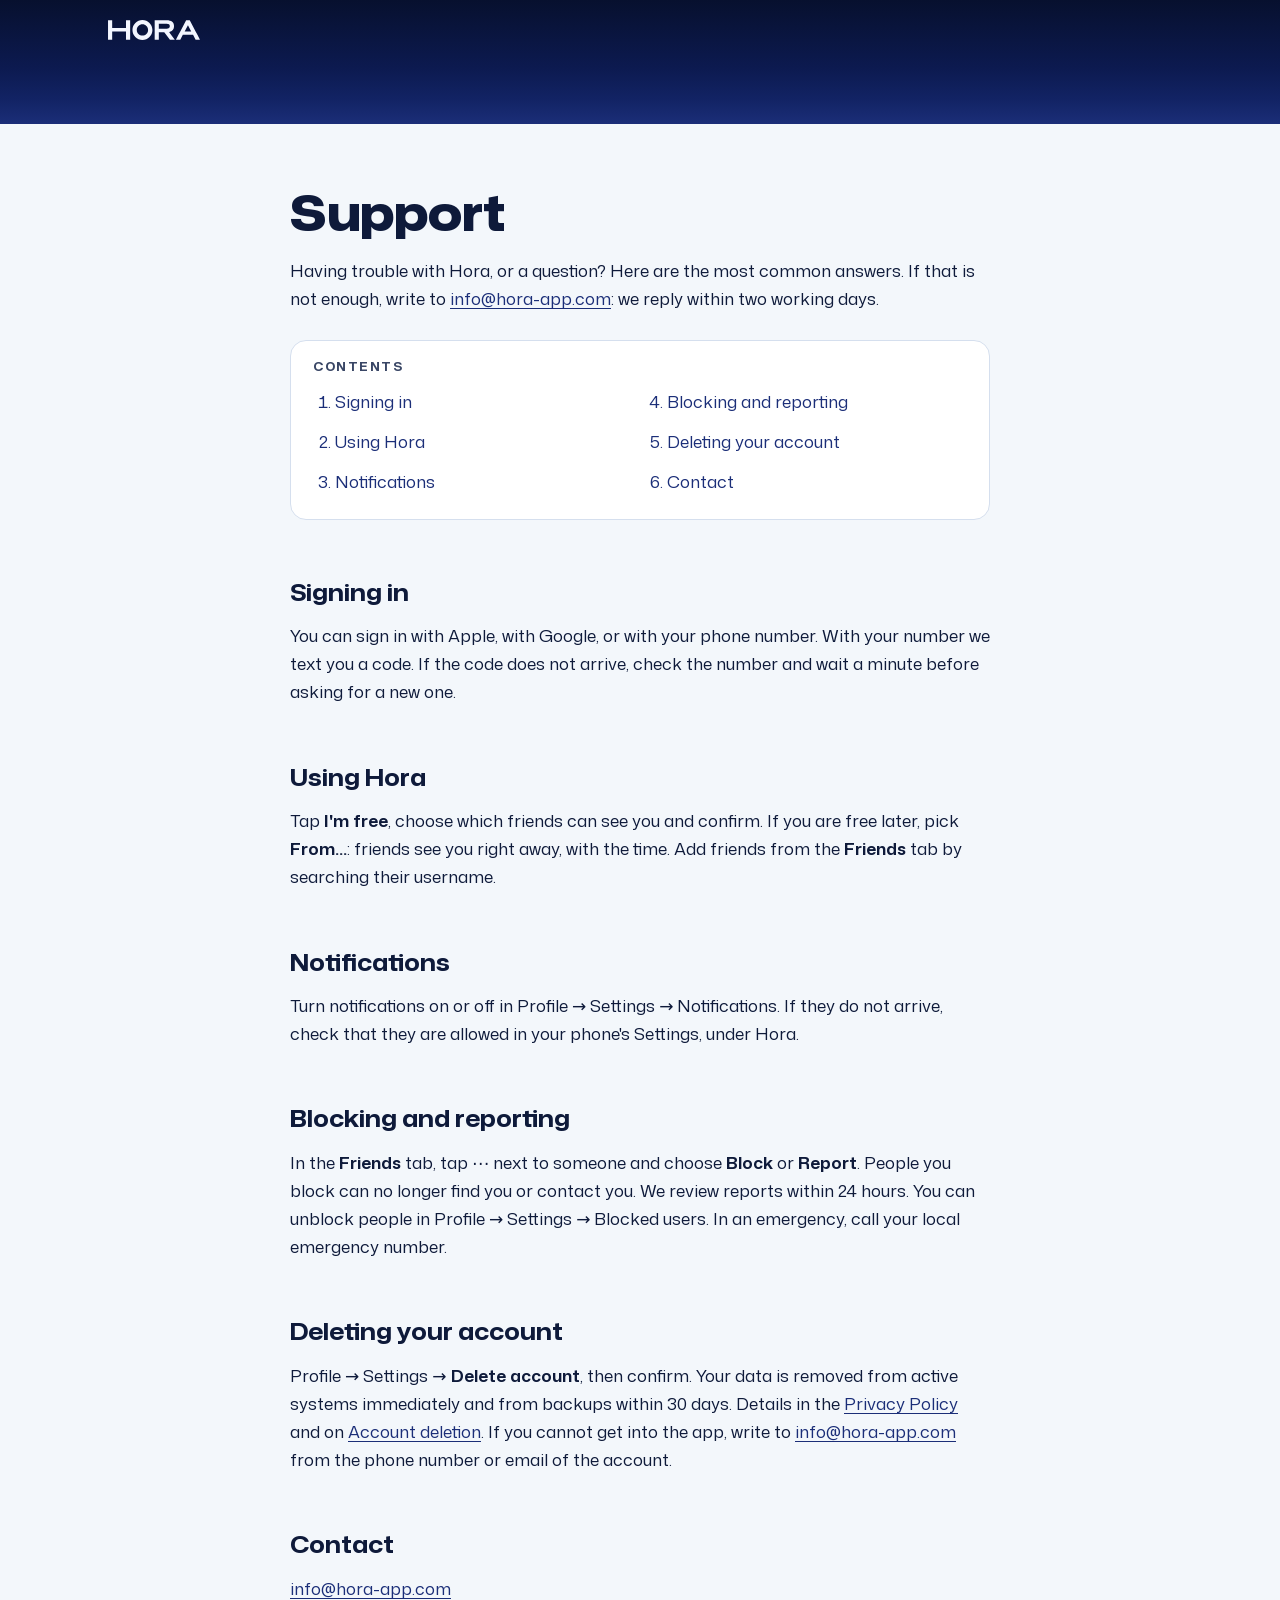
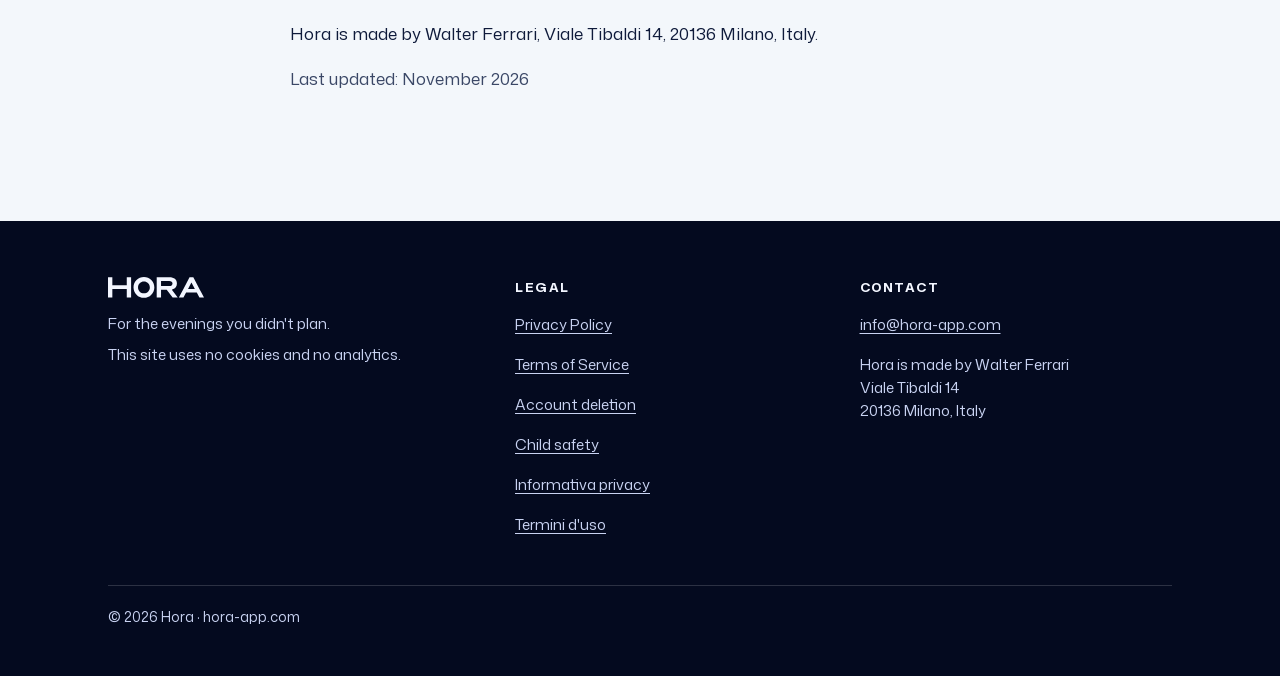
<file: support.html>
<!doctype html>
<html lang="en" data-cielo="giorno">
<head>
<meta charset="utf-8">
<meta name="viewport" content="width=device-width, initial-scale=1, viewport-fit=cover">
<title>Support – HORA</title>
<meta name="description" content="How to use Hora, manage your account, block or report someone, and how to reach us.">
<meta name="theme-color" content="#07102E">
<meta property="og:title" content="Support – HORA">
<meta property="og:description" content="How to use Hora, manage your account, block or report someone, and how to reach us.">
<meta property="og:image" content="https://hora-app.com/assets/hora-og.jpg">
<meta property="og:type" content="website">
<meta name="twitter:card" content="summary_large_image">
<link rel="canonical" href="https://hora-app.com/support.html">
<link rel="icon" href="/assets/icona.svg" type="image/svg+xml">
<link rel="apple-touch-icon" href="/assets/icona-180.png">
<link rel="preload" href="/assets/font/mona-sans.woff2" as="font" type="font/woff2" crossorigin>
<link rel="stylesheet" href="/assets/hora.css">
<script src="/assets/cielo.js"></script>
</head>
<body class="legale">
<a class="salta" href="#contenuto">Skip to text</a>
<div class="cielo testa-legale">
<header class="contenitore testata"><a class="marchio" href="/en.html" aria-label="Hora, home page"><svg class="scritta" viewBox="0 0 3325 721" aria-hidden="true" focusable="false"><path d="M0.0 710.5L150.0 710.5L150.0 411.5L650.0 411.5L650.0 710.5L800.0 710.5L800.0 10.5L650.0 10.5L650.0 285.5L150.0 285.5L150.0 10.5L0.0 10.5Z"/><path d="M1687.0 710.5L1837.0 710.5L1837.0 438.5L2033.0 438.5L2239.0 710.5L2415.0 710.5L2224.2 458.6L2224.6 459.0C2212.3 442.7 2217.6 430.0 2237.2 424.5L2237.3 424.5C2336.4 397.2 2387.0 329.9 2387.0 224.5C2387.0 83.3 2296.0 10.5 2119.5 10.5L1687.0 10.5ZM1837.0 312.5L1837.0 136.5L2119.5 136.5C2195.1 136.5 2234.0 166.4 2234.0 224.5C2234.0 282.6 2195.1 312.5 2119.5 312.5Z"/><path d="M2455.0 710.5L2613.4 710.5L2704.8 537.5L3075.2 537.5L3166.6 710.5L3325.0 710.5L3233.6 537.5L3167.0 411.5L2969.2 37.3L2955.0 10.5L2825.0 10.5L2810.8 37.3L2613.0 411.5L2546.4 537.5ZM2771.4 411.5L2890.0 187.1L3008.6 411.5Z"/><path class="o" d="M1605.0 360.5C1605.0 161.4 1443.6 -0.0 1244.5 -0.0C1045.4 -0.0 884.0 161.4 884.0 360.5C884.0 559.6 1045.4 721.0 1244.5 721.0C1443.6 721.0 1605.0 559.6 1605.0 360.5ZM1449.0 360.5C1449.0 473.4 1357.4 565.0 1244.5 565.0C1131.6 565.0 1040.0 473.4 1040.0 360.5C1040.0 247.6 1131.6 156.0 1244.5 156.0C1357.4 156.0 1449.0 247.6 1449.0 360.5Z"/></svg></a><nav aria-label="Page"></nav></header>
</div>
<main id="contenuto">
<div class="contenitore"><article class="testo">
<h1>Support</h1>
<p>Having trouble with Hora, or a question? Here are the most common answers. If that is not enough, write to <a href="mailto:info@hora-app.com">info@hora-app.com</a>: we reply within two working days.</p>
<nav class="indice" aria-labelledby="indice-h"><h2 id="indice-h">Contents</h2><ol><li><a href="#signing-in">Signing in</a></li><li><a href="#using-hora">Using Hora</a></li><li><a href="#notifications">Notifications</a></li><li><a href="#block-and-report">Blocking and reporting</a></li><li><a href="#delete-account">Deleting your account</a></li><li><a href="#contact">Contact</a></li></ol></nav>
<h2 id="signing-in">Signing in</h2>
<p>You can sign in with Apple, with Google, or with your phone number. With your number we text you a code. If the code does not arrive, check the number and wait a minute before asking for a new one.</p>
<h2 id="using-hora">Using Hora</h2>
<p>Tap <strong>I'm free</strong>, choose which friends can see you and confirm. If you are free later, pick <strong>From…</strong>: friends see you right away, with the time. Add friends from the <strong>Friends</strong> tab by searching their username.</p>
<h2 id="notifications">Notifications</h2>
<p>Turn notifications on or off in Profile → Settings → Notifications. If they do not arrive, check that they are allowed in your phone's Settings, under Hora.</p>
<h2 id="block-and-report">Blocking and reporting</h2>
<p>In the <strong>Friends</strong> tab, tap ⋯ next to someone and choose <strong>Block</strong> or <strong>Report</strong>. People you block can no longer find you or contact you. We review reports within 24 hours. You can unblock people in Profile → Settings → Blocked users. In an emergency, call your local emergency number.</p>
<h2 id="delete-account">Deleting your account</h2>
<p>Profile → Settings → <strong>Delete account</strong>, then confirm. Your data is removed from active systems immediately and from backups within 30 days. Details in the <a href="/privacy.html">Privacy Policy</a> and on <a href="/accountdeletion.html">Account deletion</a>. If you cannot get into the app, write to <a href="mailto:info@hora-app.com">info@hora-app.com</a> from the phone number or email of the account.</p>
<h2 id="contact">Contact</h2>
<p><a href="mailto:info@hora-app.com">info@hora-app.com</a></p><p>Hora is made by Walter Ferrari, Viale Tibaldi 14, 20136 Milano, Italy.</p>
<p class="muto">Last updated: November 2026</p>
</article></div>
</main>
<footer class="piede">
<div class="contenitore">
<div class="griglia">
<div>
<a class="marchio" href="/en.html" aria-label="Hora, home page"><svg class="scritta" viewBox="0 0 3325 721" aria-hidden="true" focusable="false"><path d="M0.0 710.5L150.0 710.5L150.0 411.5L650.0 411.5L650.0 710.5L800.0 710.5L800.0 10.5L650.0 10.5L650.0 285.5L150.0 285.5L150.0 10.5L0.0 10.5Z"/><path d="M1687.0 710.5L1837.0 710.5L1837.0 438.5L2033.0 438.5L2239.0 710.5L2415.0 710.5L2224.2 458.6L2224.6 459.0C2212.3 442.7 2217.6 430.0 2237.2 424.5L2237.3 424.5C2336.4 397.2 2387.0 329.9 2387.0 224.5C2387.0 83.3 2296.0 10.5 2119.5 10.5L1687.0 10.5ZM1837.0 312.5L1837.0 136.5L2119.5 136.5C2195.1 136.5 2234.0 166.4 2234.0 224.5C2234.0 282.6 2195.1 312.5 2119.5 312.5Z"/><path d="M2455.0 710.5L2613.4 710.5L2704.8 537.5L3075.2 537.5L3166.6 710.5L3325.0 710.5L3233.6 537.5L3167.0 411.5L2969.2 37.3L2955.0 10.5L2825.0 10.5L2810.8 37.3L2613.0 411.5L2546.4 537.5ZM2771.4 411.5L2890.0 187.1L3008.6 411.5Z"/><path class="o" d="M1605.0 360.5C1605.0 161.4 1443.6 -0.0 1244.5 -0.0C1045.4 -0.0 884.0 161.4 884.0 360.5C884.0 559.6 1045.4 721.0 1244.5 721.0C1443.6 721.0 1605.0 559.6 1605.0 360.5ZM1449.0 360.5C1449.0 473.4 1357.4 565.0 1244.5 565.0C1131.6 565.0 1040.0 473.4 1040.0 360.5C1040.0 247.6 1131.6 156.0 1244.5 156.0C1357.4 156.0 1449.0 247.6 1449.0 360.5Z"/></svg></a>
<p>For the evenings you didn&#x27;t plan.</p>
<p>This site uses no cookies and no analytics.</p>
</div>
<nav aria-labelledby="piede-legale"><h2 id="piede-legale">Legal</h2><ul><li><a href="/privacy.html">Privacy Policy</a></li><li><a href="/terms.html">Terms of Service</a></li><li><a href="/accountdeletion.html">Account deletion</a></li><li><a href="/csae-policy.html">Child safety</a></li><li><a href="/privacy-it.html" lang="it">Informativa privacy</a></li><li><a href="/termini.html" lang="it">Termini d&#x27;uso</a></li></ul></nav>
<div><h2>Contact</h2>
<p><a href="mailto:info@hora-app.com">info@hora-app.com</a></p>
<p>Hora is made by Walter Ferrari<br>Viale Tibaldi 14<br>20136 Milano, Italy</p>
</div>
</div>
<p class="fondo">© 2026 Hora · hora-app.com</p>
</div>
</footer>
</body>
</html>
</file>
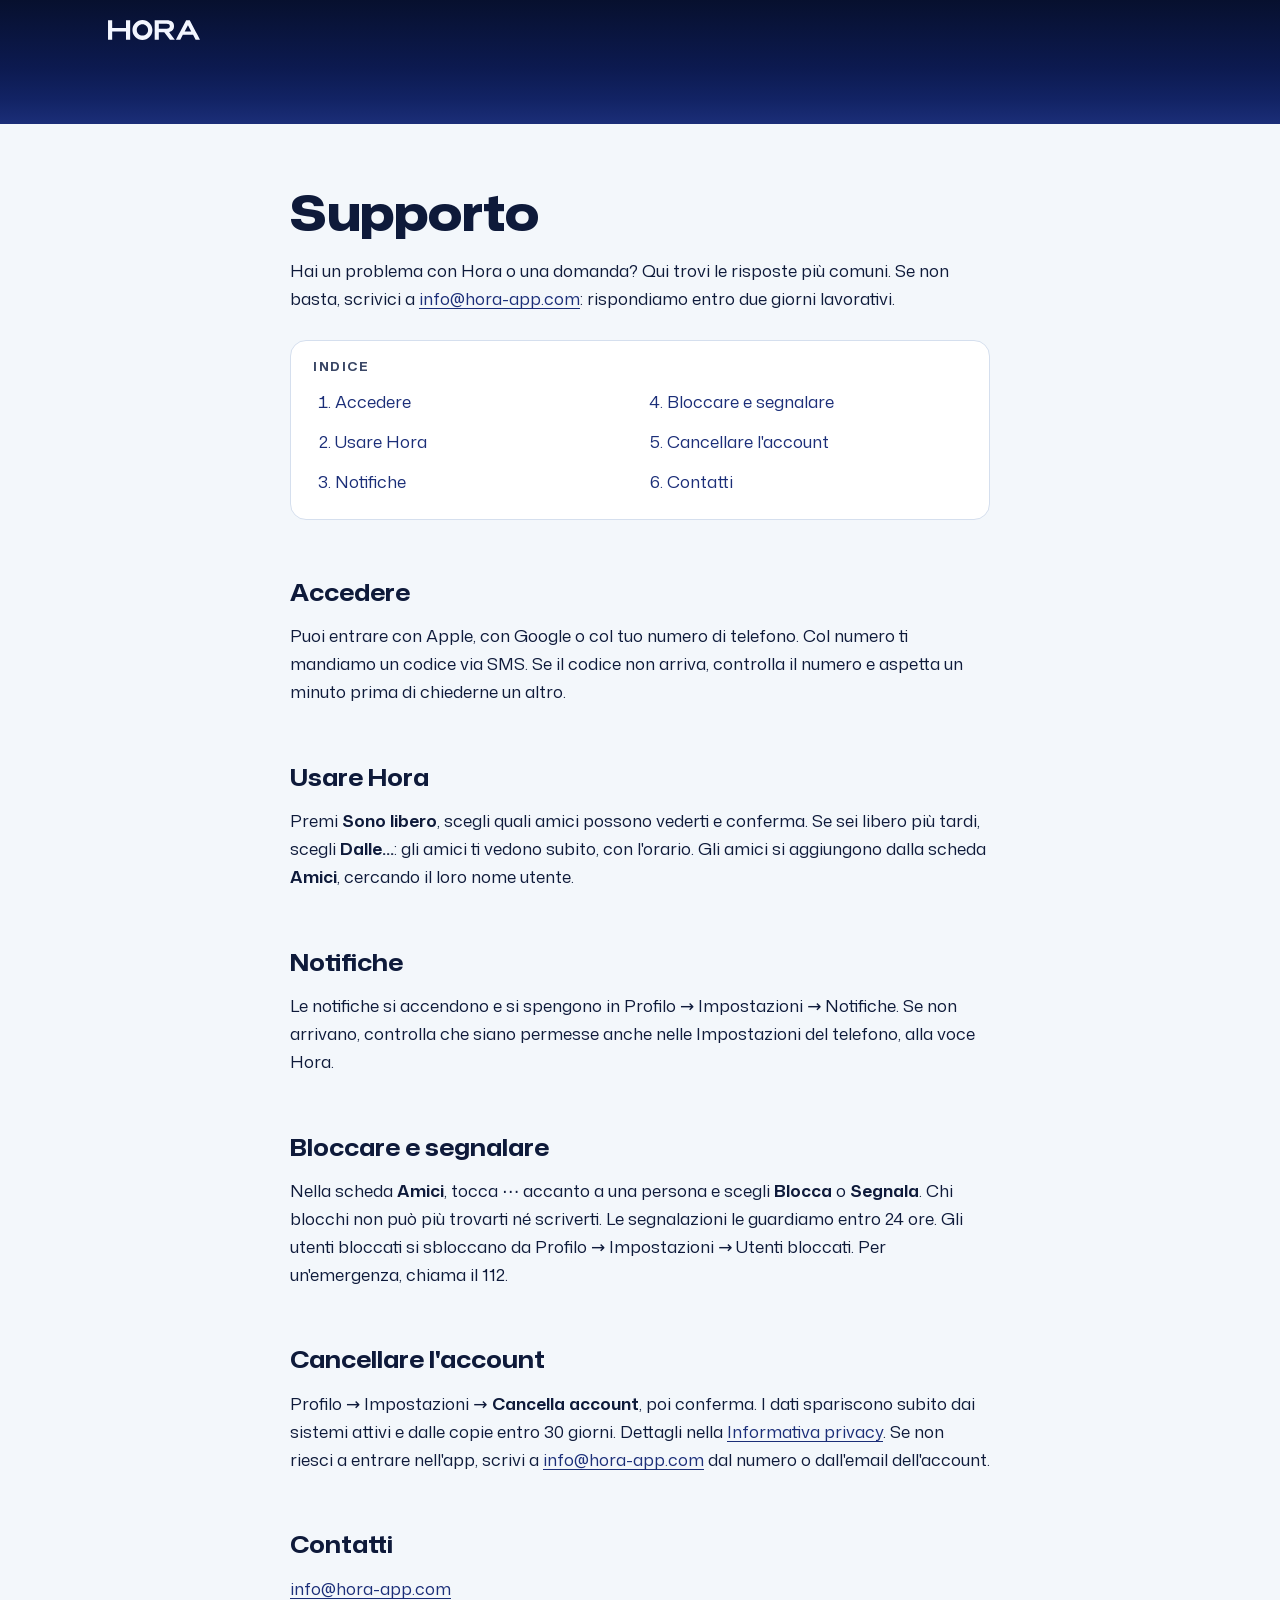
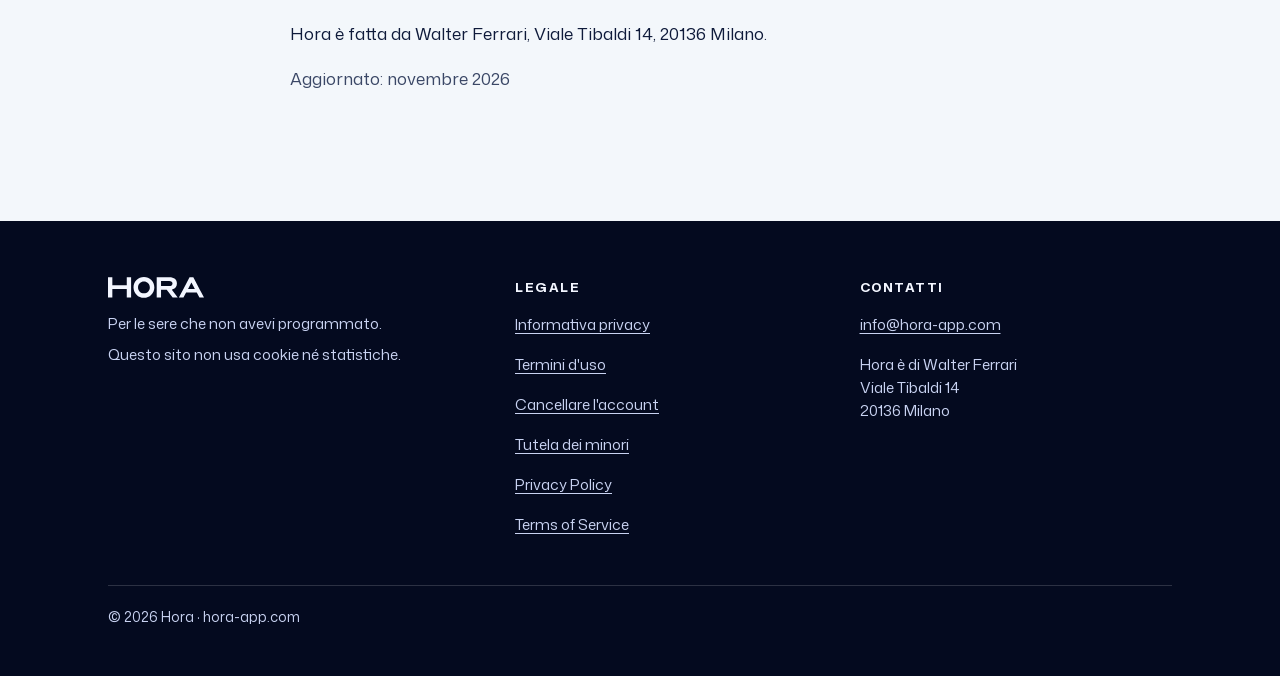
<file: supporto.html>
<!doctype html>
<html lang="it" data-cielo="giorno">
<head>
<meta charset="utf-8">
<meta name="viewport" content="width=device-width, initial-scale=1, viewport-fit=cover">
<title>Supporto – HORA</title>
<meta name="description" content="Come usare Hora, gestire l'account, bloccare o segnalare qualcuno e come contattarci.">
<meta name="theme-color" content="#07102E">
<meta property="og:title" content="Supporto – HORA">
<meta property="og:description" content="Come usare Hora, gestire l'account, bloccare o segnalare qualcuno e come contattarci.">
<meta property="og:image" content="https://hora-app.com/assets/hora-og.jpg">
<meta property="og:type" content="website">
<meta name="twitter:card" content="summary_large_image">
<link rel="canonical" href="https://hora-app.com/supporto.html">
<link rel="icon" href="/assets/icona.svg" type="image/svg+xml">
<link rel="apple-touch-icon" href="/assets/icona-180.png">
<link rel="preload" href="/assets/font/mona-sans.woff2" as="font" type="font/woff2" crossorigin>
<link rel="stylesheet" href="/assets/hora.css">
<script src="/assets/cielo.js"></script>
</head>
<body class="legale">
<a class="salta" href="#contenuto">Vai al testo</a>
<div class="cielo testa-legale">
<header class="contenitore testata"><a class="marchio" href="/" aria-label="Hora, pagina iniziale"><svg class="scritta" viewBox="0 0 3325 721" aria-hidden="true" focusable="false"><path d="M0.0 710.5L150.0 710.5L150.0 411.5L650.0 411.5L650.0 710.5L800.0 710.5L800.0 10.5L650.0 10.5L650.0 285.5L150.0 285.5L150.0 10.5L0.0 10.5Z"/><path d="M1687.0 710.5L1837.0 710.5L1837.0 438.5L2033.0 438.5L2239.0 710.5L2415.0 710.5L2224.2 458.6L2224.6 459.0C2212.3 442.7 2217.6 430.0 2237.2 424.5L2237.3 424.5C2336.4 397.2 2387.0 329.9 2387.0 224.5C2387.0 83.3 2296.0 10.5 2119.5 10.5L1687.0 10.5ZM1837.0 312.5L1837.0 136.5L2119.5 136.5C2195.1 136.5 2234.0 166.4 2234.0 224.5C2234.0 282.6 2195.1 312.5 2119.5 312.5Z"/><path d="M2455.0 710.5L2613.4 710.5L2704.8 537.5L3075.2 537.5L3166.6 710.5L3325.0 710.5L3233.6 537.5L3167.0 411.5L2969.2 37.3L2955.0 10.5L2825.0 10.5L2810.8 37.3L2613.0 411.5L2546.4 537.5ZM2771.4 411.5L2890.0 187.1L3008.6 411.5Z"/><path class="o" d="M1605.0 360.5C1605.0 161.4 1443.6 -0.0 1244.5 -0.0C1045.4 -0.0 884.0 161.4 884.0 360.5C884.0 559.6 1045.4 721.0 1244.5 721.0C1443.6 721.0 1605.0 559.6 1605.0 360.5ZM1449.0 360.5C1449.0 473.4 1357.4 565.0 1244.5 565.0C1131.6 565.0 1040.0 473.4 1040.0 360.5C1040.0 247.6 1131.6 156.0 1244.5 156.0C1357.4 156.0 1449.0 247.6 1449.0 360.5Z"/></svg></a><nav aria-label="Pagina"></nav></header>
</div>
<main id="contenuto">
<div class="contenitore"><article class="testo">
<h1>Supporto</h1>
<p>Hai un problema con Hora o una domanda? Qui trovi le risposte più comuni. Se non basta, scrivici a <a href="mailto:info@hora-app.com">info@hora-app.com</a>: rispondiamo entro due giorni lavorativi.</p>
<nav class="indice" aria-labelledby="indice-h"><h2 id="indice-h">Indice</h2><ol><li><a href="#accedere">Accedere</a></li><li><a href="#usare-hora">Usare Hora</a></li><li><a href="#notifiche">Notifiche</a></li><li><a href="#blocca-e-segnala">Bloccare e segnalare</a></li><li><a href="#cancellare-account">Cancellare l'account</a></li><li><a href="#contatti">Contatti</a></li></ol></nav>
<h2 id="accedere">Accedere</h2>
<p>Puoi entrare con Apple, con Google o col tuo numero di telefono. Col numero ti mandiamo un codice via SMS. Se il codice non arriva, controlla il numero e aspetta un minuto prima di chiederne un altro.</p>
<h2 id="usare-hora">Usare Hora</h2>
<p>Premi <strong>Sono libero</strong>, scegli quali amici possono vederti e conferma. Se sei libero più tardi, scegli <strong>Dalle…</strong>: gli amici ti vedono subito, con l'orario. Gli amici si aggiungono dalla scheda <strong>Amici</strong>, cercando il loro nome utente.</p>
<h2 id="notifiche">Notifiche</h2>
<p>Le notifiche si accendono e si spengono in Profilo → Impostazioni → Notifiche. Se non arrivano, controlla che siano permesse anche nelle Impostazioni del telefono, alla voce Hora.</p>
<h2 id="blocca-e-segnala">Bloccare e segnalare</h2>
<p>Nella scheda <strong>Amici</strong>, tocca ⋯ accanto a una persona e scegli <strong>Blocca</strong> o <strong>Segnala</strong>. Chi blocchi non può più trovarti né scriverti. Le segnalazioni le guardiamo entro 24 ore. Gli utenti bloccati si sbloccano da Profilo → Impostazioni → Utenti bloccati. Per un'emergenza, chiama il 112.</p>
<h2 id="cancellare-account">Cancellare l'account</h2>
<p>Profilo → Impostazioni → <strong>Cancella account</strong>, poi conferma. I dati spariscono subito dai sistemi attivi e dalle copie entro 30 giorni. Dettagli nella <a href="/privacy-it.html">Informativa privacy</a>. Se non riesci a entrare nell'app, scrivi a <a href="mailto:info@hora-app.com">info@hora-app.com</a> dal numero o dall'email dell'account.</p>
<h2 id="contatti">Contatti</h2>
<p><a href="mailto:info@hora-app.com">info@hora-app.com</a></p><p>Hora è fatta da Walter Ferrari, Viale Tibaldi 14, 20136 Milano.</p>
<p class="muto">Aggiornato: novembre 2026</p>
</article></div>
</main>
<footer class="piede">
<div class="contenitore">
<div class="griglia">
<div>
<a class="marchio" href="/" aria-label="Hora, pagina iniziale"><svg class="scritta" viewBox="0 0 3325 721" aria-hidden="true" focusable="false"><path d="M0.0 710.5L150.0 710.5L150.0 411.5L650.0 411.5L650.0 710.5L800.0 710.5L800.0 10.5L650.0 10.5L650.0 285.5L150.0 285.5L150.0 10.5L0.0 10.5Z"/><path d="M1687.0 710.5L1837.0 710.5L1837.0 438.5L2033.0 438.5L2239.0 710.5L2415.0 710.5L2224.2 458.6L2224.6 459.0C2212.3 442.7 2217.6 430.0 2237.2 424.5L2237.3 424.5C2336.4 397.2 2387.0 329.9 2387.0 224.5C2387.0 83.3 2296.0 10.5 2119.5 10.5L1687.0 10.5ZM1837.0 312.5L1837.0 136.5L2119.5 136.5C2195.1 136.5 2234.0 166.4 2234.0 224.5C2234.0 282.6 2195.1 312.5 2119.5 312.5Z"/><path d="M2455.0 710.5L2613.4 710.5L2704.8 537.5L3075.2 537.5L3166.6 710.5L3325.0 710.5L3233.6 537.5L3167.0 411.5L2969.2 37.3L2955.0 10.5L2825.0 10.5L2810.8 37.3L2613.0 411.5L2546.4 537.5ZM2771.4 411.5L2890.0 187.1L3008.6 411.5Z"/><path class="o" d="M1605.0 360.5C1605.0 161.4 1443.6 -0.0 1244.5 -0.0C1045.4 -0.0 884.0 161.4 884.0 360.5C884.0 559.6 1045.4 721.0 1244.5 721.0C1443.6 721.0 1605.0 559.6 1605.0 360.5ZM1449.0 360.5C1449.0 473.4 1357.4 565.0 1244.5 565.0C1131.6 565.0 1040.0 473.4 1040.0 360.5C1040.0 247.6 1131.6 156.0 1244.5 156.0C1357.4 156.0 1449.0 247.6 1449.0 360.5Z"/></svg></a>
<p>Per le sere che non avevi programmato.</p>
<p>Questo sito non usa cookie né statistiche.</p>
</div>
<nav aria-labelledby="piede-legale"><h2 id="piede-legale">Legale</h2><ul><li><a href="/privacy-it.html">Informativa privacy</a></li><li><a href="/termini.html">Termini d&#x27;uso</a></li><li><a href="/accountdeletion.html" lang="en">Cancellare l&#x27;account</a></li><li><a href="/csae-policy.html" lang="en">Tutela dei minori</a></li><li><a href="/privacy.html" lang="en">Privacy Policy</a></li><li><a href="/terms.html" lang="en">Terms of Service</a></li></ul></nav>
<div><h2>Contatti</h2>
<p><a href="mailto:info@hora-app.com">info@hora-app.com</a></p>
<p>Hora è di Walter Ferrari<br>Viale Tibaldi 14<br>20136 Milano</p>
</div>
</div>
<p class="fondo">© 2026 Hora · hora-app.com</p>
</div>
</footer>
</body>
</html>
</file>
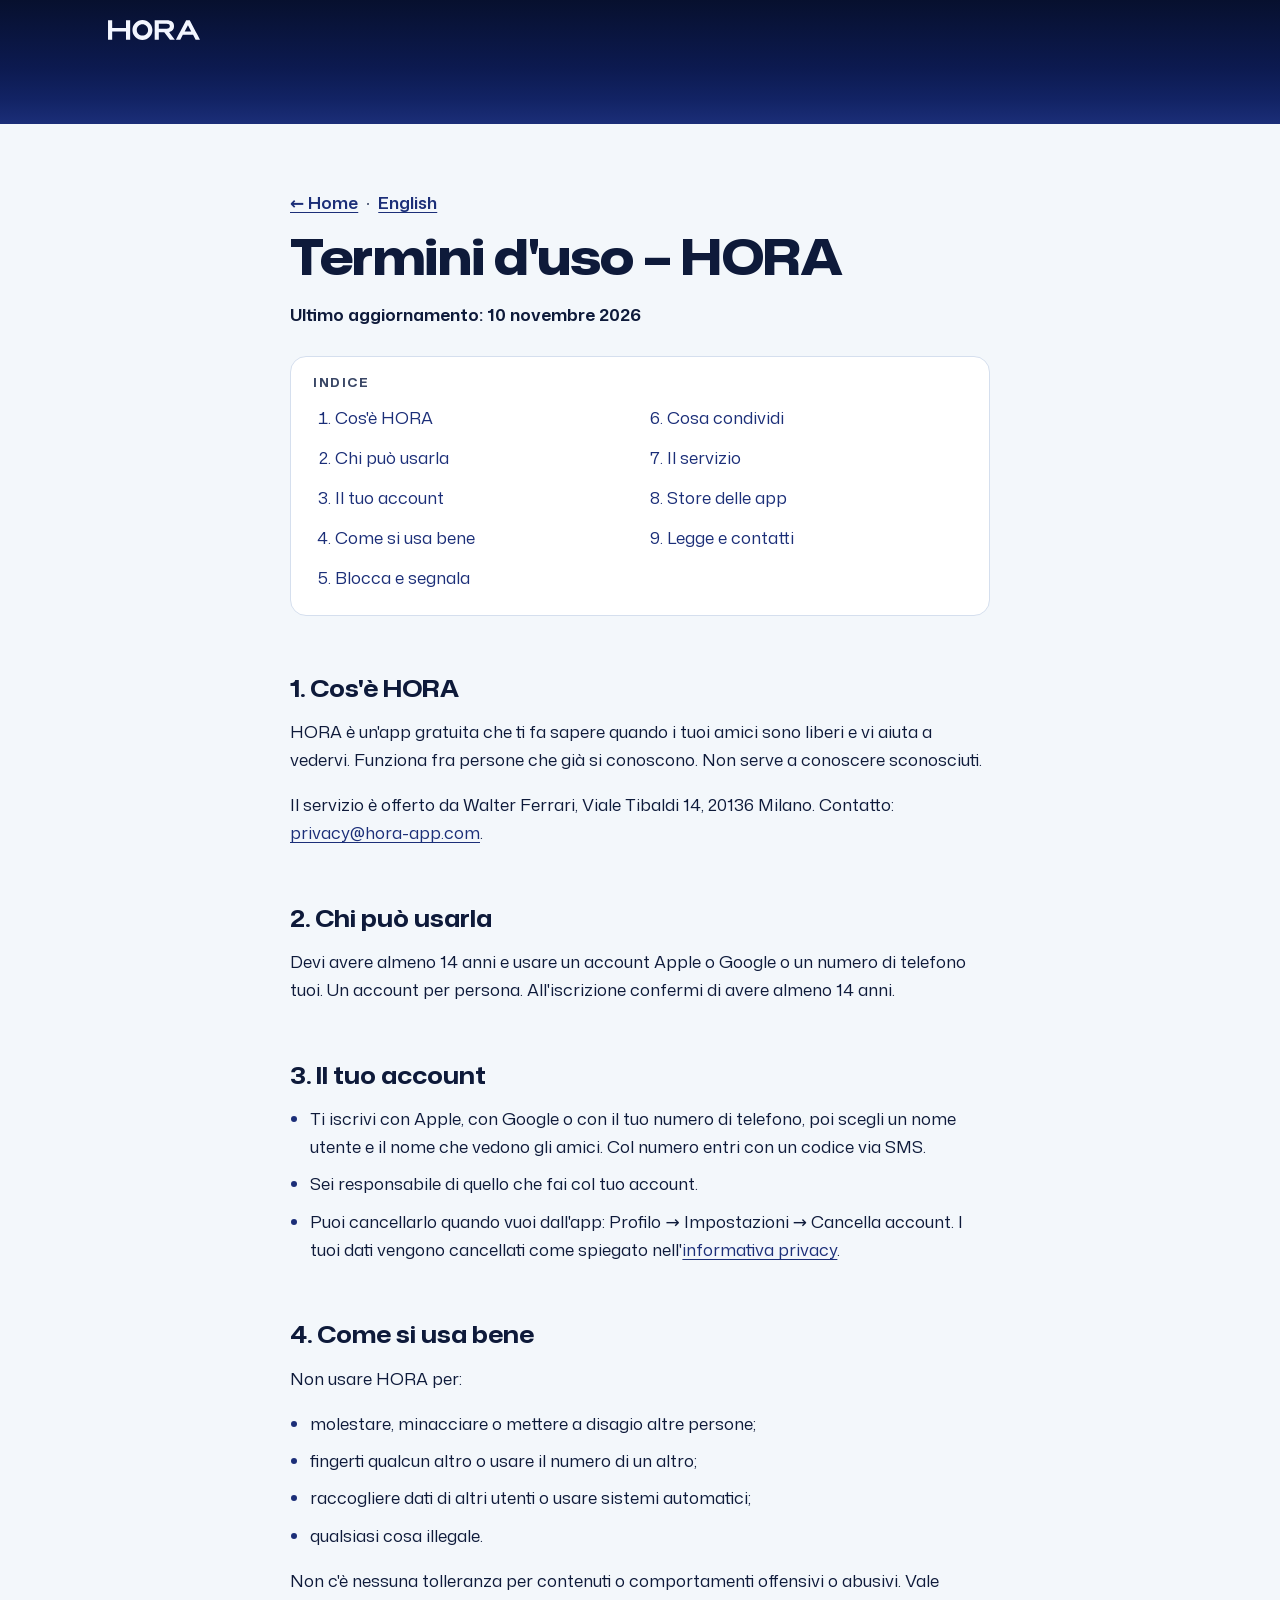
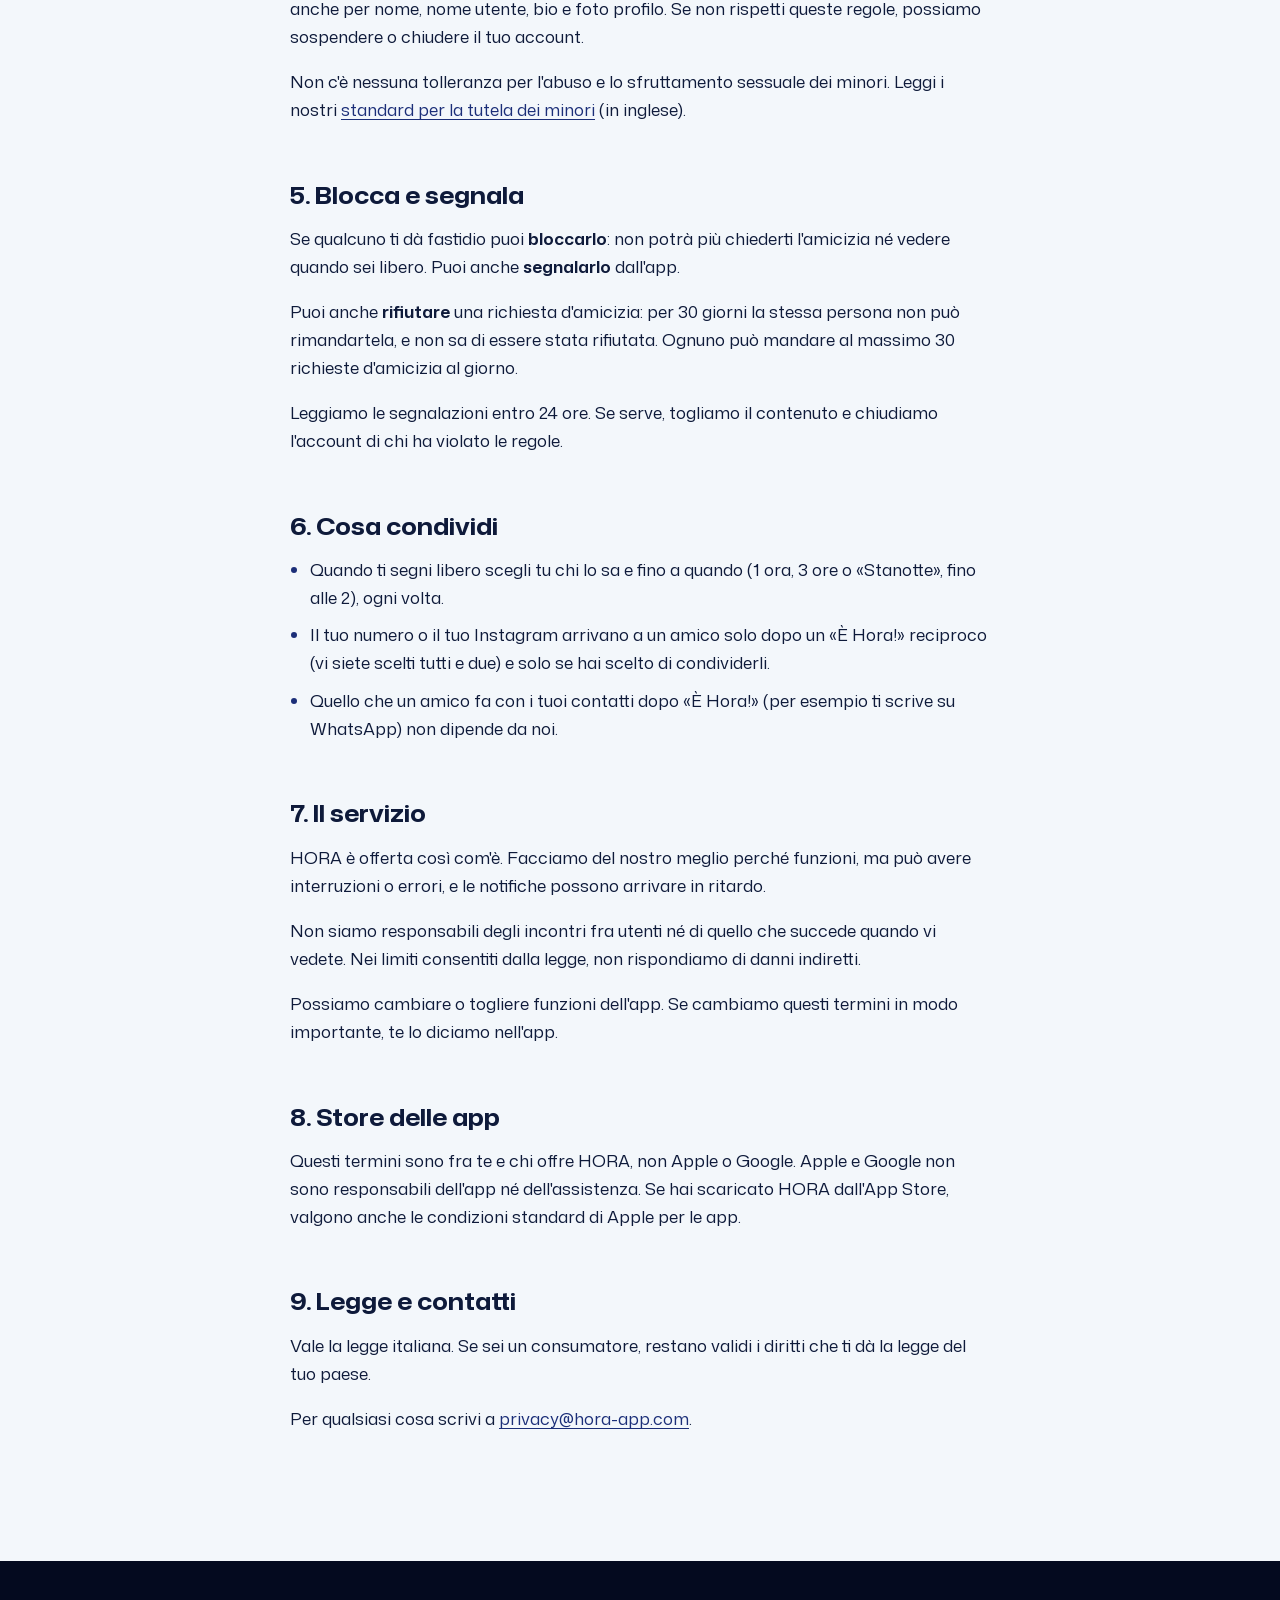
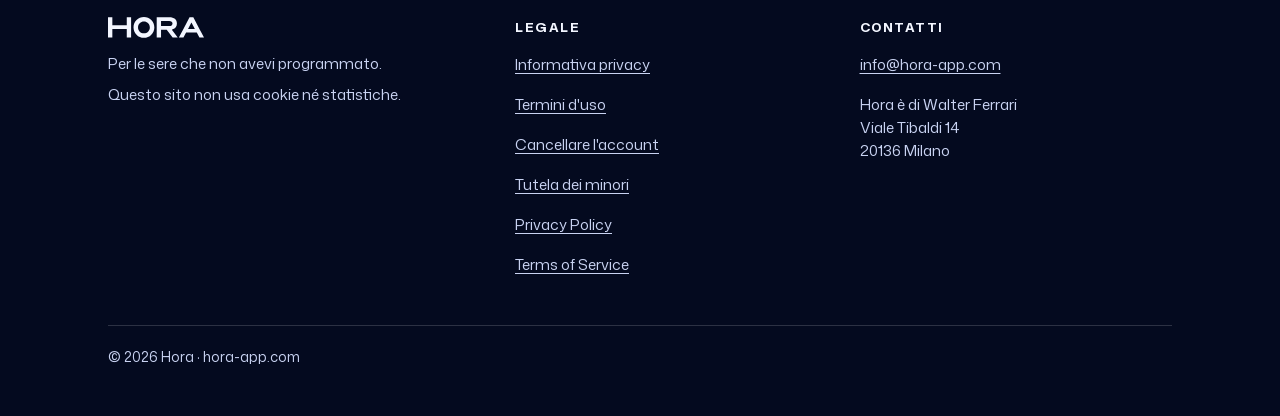
<file: termini.html>
<!doctype html>
<html lang="it" data-cielo="giorno">
<head>
<meta charset="utf-8">
<meta name="viewport" content="width=device-width, initial-scale=1, viewport-fit=cover">
<title>Termini d'uso – HORA</title>
<meta name="description" content="Le regole per usare Hora.">
<meta name="theme-color" content="#07102E">
<meta property="og:title" content="Termini d'uso – HORA">
<meta property="og:description" content="Le regole per usare Hora.">
<meta property="og:image" content="https://hora-app.com/assets/hora-og.jpg">
<meta property="og:type" content="website">
<meta name="twitter:card" content="summary_large_image">
<link rel="canonical" href="https://hora-app.com/termini.html">
<link rel="icon" href="/assets/icona.svg" type="image/svg+xml">
<link rel="apple-touch-icon" href="/assets/icona-180.png">
<link rel="preload" href="/assets/font/mona-sans.woff2" as="font" type="font/woff2" crossorigin>
<link rel="stylesheet" href="/assets/hora.css">
<script src="/assets/cielo.js"></script>
</head>
<body class="legale">
<a class="salta" href="#contenuto">Vai al testo</a>
<div class="cielo testa-legale">
<header class="contenitore testata"><a class="marchio" href="/" aria-label="Hora, pagina iniziale"><svg class="scritta" viewBox="0 0 3325 721" aria-hidden="true" focusable="false"><path d="M0.0 710.5L150.0 710.5L150.0 411.5L650.0 411.5L650.0 710.5L800.0 710.5L800.0 10.5L650.0 10.5L650.0 285.5L150.0 285.5L150.0 10.5L0.0 10.5Z"/><path d="M1687.0 710.5L1837.0 710.5L1837.0 438.5L2033.0 438.5L2239.0 710.5L2415.0 710.5L2224.2 458.6L2224.6 459.0C2212.3 442.7 2217.6 430.0 2237.2 424.5L2237.3 424.5C2336.4 397.2 2387.0 329.9 2387.0 224.5C2387.0 83.3 2296.0 10.5 2119.5 10.5L1687.0 10.5ZM1837.0 312.5L1837.0 136.5L2119.5 136.5C2195.1 136.5 2234.0 166.4 2234.0 224.5C2234.0 282.6 2195.1 312.5 2119.5 312.5Z"/><path d="M2455.0 710.5L2613.4 710.5L2704.8 537.5L3075.2 537.5L3166.6 710.5L3325.0 710.5L3233.6 537.5L3167.0 411.5L2969.2 37.3L2955.0 10.5L2825.0 10.5L2810.8 37.3L2613.0 411.5L2546.4 537.5ZM2771.4 411.5L2890.0 187.1L3008.6 411.5Z"/><path class="o" d="M1605.0 360.5C1605.0 161.4 1443.6 -0.0 1244.5 -0.0C1045.4 -0.0 884.0 161.4 884.0 360.5C884.0 559.6 1045.4 721.0 1244.5 721.0C1443.6 721.0 1605.0 559.6 1605.0 360.5ZM1449.0 360.5C1449.0 473.4 1357.4 565.0 1244.5 565.0C1131.6 565.0 1040.0 473.4 1040.0 360.5C1040.0 247.6 1131.6 156.0 1244.5 156.0C1357.4 156.0 1449.0 247.6 1449.0 360.5Z"/></svg></a><nav aria-label="Pagina"></nav></header>
</div>
<main id="contenuto">
<div class="contenitore"><article class="testo">
<div class="vai"><a href="/">← Home</a> <span aria-hidden="true">·</span> <a href="/terms.html" lang="en">English</a></div>
  <h1>Termini d'uso – HORA</h1>

  <p><strong>Ultimo aggiornamento: 10 novembre 2026</strong></p>

  <nav class="indice" aria-labelledby="indice-h"><h2 id="indice-h">Indice</h2><ol><li><a href="#cos-e-hora">Cos'è HORA</a></li><li><a href="#chi-puo-usarla">Chi può usarla</a></li><li><a href="#il-tuo-account">Il tuo account</a></li><li><a href="#come-si-usa-bene">Come si usa bene</a></li><li><a href="#blocca-e-segnala">Blocca e segnala</a></li><li><a href="#cosa-condividi">Cosa condividi</a></li><li><a href="#il-servizio">Il servizio</a></li><li><a href="#store-delle-app">Store delle app</a></li><li><a href="#legge-e-contatti">Legge e contatti</a></li></ol></nav>
<h2 id="cos-e-hora">1. Cos'è HORA</h2>
  <p>HORA è un'app gratuita che ti fa sapere quando i tuoi amici sono liberi e vi aiuta a vedervi. Funziona fra persone che già si conoscono. Non serve a conoscere sconosciuti.</p>
  <p>Il servizio è offerto da Walter Ferrari, Viale Tibaldi 14, 20136 Milano. Contatto: <a href="mailto:privacy@hora-app.com">privacy@hora-app.com</a>.</p>

  <h2 id="chi-puo-usarla">2. Chi può usarla</h2>
  <p>Devi avere almeno 14 anni e usare un account Apple o Google o un numero di telefono tuoi. Un account per persona. All'iscrizione confermi di avere almeno 14 anni.</p>

  <h2 id="il-tuo-account">3. Il tuo account</h2>
  <ul>
    <li>Ti iscrivi con Apple, con Google o con il tuo numero di telefono, poi scegli un nome utente e il nome che vedono gli amici. Col numero entri con un codice via SMS.</li>
    <li>Sei responsabile di quello che fai col tuo account.</li>
    <li>Puoi cancellarlo quando vuoi dall'app: Profilo → Impostazioni → Cancella account. I tuoi dati vengono cancellati come spiegato nell'<a href="/privacy-it.html">informativa privacy</a>.</li>
  </ul>

  <h2 id="come-si-usa-bene">4. Come si usa bene</h2>
  <p>Non usare HORA per:</p>
  <ul>
    <li>molestare, minacciare o mettere a disagio altre persone;</li>
    <li>fingerti qualcun altro o usare il numero di un altro;</li>
    <li>raccogliere dati di altri utenti o usare sistemi automatici;</li>
    <li>qualsiasi cosa illegale.</li>
  </ul>
  <p>Non c'è nessuna tolleranza per contenuti o comportamenti offensivi o abusivi. Vale anche per nome, nome utente, bio e foto profilo. Se non rispetti queste regole, possiamo sospendere o chiudere il tuo account.</p>
  <p>Non c'è nessuna tolleranza per l'abuso e lo sfruttamento sessuale dei minori. Leggi i nostri <a href="/csae-policy.html">standard per la tutela dei minori</a> (in inglese).</p>

  <h2 id="blocca-e-segnala">5. Blocca e segnala</h2>
  <p>Se qualcuno ti dà fastidio puoi <strong>bloccarlo</strong>: non potrà più chiederti l'amicizia né vedere quando sei libero. Puoi anche <strong>segnalarlo</strong> dall'app.</p>
  <p>Puoi anche <strong>rifiutare</strong> una richiesta d'amicizia: per 30 giorni la stessa persona non può rimandartela, e non sa di essere stata rifiutata. Ognuno può mandare al massimo 30 richieste d'amicizia al giorno.</p>
  <p>Leggiamo le segnalazioni entro 24 ore. Se serve, togliamo il contenuto e chiudiamo l'account di chi ha violato le regole.</p>

  <h2 id="cosa-condividi">6. Cosa condividi</h2>
  <ul>
    <li>Quando ti segni libero scegli tu chi lo sa e fino a quando (1 ora, 3 ore o «Stanotte», fino alle 2), ogni volta.</li>
    <li>Il tuo numero o il tuo Instagram arrivano a un amico solo dopo un «È Hora!» reciproco (vi siete scelti tutti e due) e solo se hai scelto di condividerli.</li>
    <li>Quello che un amico fa con i tuoi contatti dopo «È Hora!» (per esempio ti scrive su WhatsApp) non dipende da noi.</li>
  </ul>

  <h2 id="il-servizio">7. Il servizio</h2>
  <p>HORA è offerta così com'è. Facciamo del nostro meglio perché funzioni, ma può avere interruzioni o errori, e le notifiche possono arrivare in ritardo.</p>
  <p>Non siamo responsabili degli incontri fra utenti né di quello che succede quando vi vedete. Nei limiti consentiti dalla legge, non rispondiamo di danni indiretti.</p>
  <p>Possiamo cambiare o togliere funzioni dell'app. Se cambiamo questi termini in modo importante, te lo diciamo nell'app.</p>

  <h2 id="store-delle-app">8. Store delle app</h2>
  <p>Questi termini sono fra te e chi offre HORA, non Apple o Google. Apple e Google non sono responsabili dell'app né dell'assistenza. Se hai scaricato HORA dall'App Store, valgono anche le condizioni standard di Apple per le app.</p>

  <h2 id="legge-e-contatti">9. Legge e contatti</h2>
  <p>Vale la legge italiana. Se sei un consumatore, restano validi i diritti che ti dà la legge del tuo paese.</p>
  <p>Per qualsiasi cosa scrivi a <a href="mailto:privacy@hora-app.com">privacy@hora-app.com</a>.</p>
</article></div>
</main>
<footer class="piede">
<div class="contenitore">
<div class="griglia">
<div>
<a class="marchio" href="/" aria-label="Hora, pagina iniziale"><svg class="scritta" viewBox="0 0 3325 721" aria-hidden="true" focusable="false"><path d="M0.0 710.5L150.0 710.5L150.0 411.5L650.0 411.5L650.0 710.5L800.0 710.5L800.0 10.5L650.0 10.5L650.0 285.5L150.0 285.5L150.0 10.5L0.0 10.5Z"/><path d="M1687.0 710.5L1837.0 710.5L1837.0 438.5L2033.0 438.5L2239.0 710.5L2415.0 710.5L2224.2 458.6L2224.6 459.0C2212.3 442.7 2217.6 430.0 2237.2 424.5L2237.3 424.5C2336.4 397.2 2387.0 329.9 2387.0 224.5C2387.0 83.3 2296.0 10.5 2119.5 10.5L1687.0 10.5ZM1837.0 312.5L1837.0 136.5L2119.5 136.5C2195.1 136.5 2234.0 166.4 2234.0 224.5C2234.0 282.6 2195.1 312.5 2119.5 312.5Z"/><path d="M2455.0 710.5L2613.4 710.5L2704.8 537.5L3075.2 537.5L3166.6 710.5L3325.0 710.5L3233.6 537.5L3167.0 411.5L2969.2 37.3L2955.0 10.5L2825.0 10.5L2810.8 37.3L2613.0 411.5L2546.4 537.5ZM2771.4 411.5L2890.0 187.1L3008.6 411.5Z"/><path class="o" d="M1605.0 360.5C1605.0 161.4 1443.6 -0.0 1244.5 -0.0C1045.4 -0.0 884.0 161.4 884.0 360.5C884.0 559.6 1045.4 721.0 1244.5 721.0C1443.6 721.0 1605.0 559.6 1605.0 360.5ZM1449.0 360.5C1449.0 473.4 1357.4 565.0 1244.5 565.0C1131.6 565.0 1040.0 473.4 1040.0 360.5C1040.0 247.6 1131.6 156.0 1244.5 156.0C1357.4 156.0 1449.0 247.6 1449.0 360.5Z"/></svg></a>
<p>Per le sere che non avevi programmato.</p>
<p>Questo sito non usa cookie né statistiche.</p>
</div>
<nav aria-labelledby="piede-legale"><h2 id="piede-legale">Legale</h2><ul><li><a href="/privacy-it.html">Informativa privacy</a></li><li><a href="/termini.html">Termini d&#x27;uso</a></li><li><a href="/accountdeletion.html" lang="en">Cancellare l&#x27;account</a></li><li><a href="/csae-policy.html" lang="en">Tutela dei minori</a></li><li><a href="/privacy.html" lang="en">Privacy Policy</a></li><li><a href="/terms.html" lang="en">Terms of Service</a></li></ul></nav>
<div><h2>Contatti</h2>
<p><a href="mailto:info@hora-app.com">info@hora-app.com</a></p>
<p>Hora è di Walter Ferrari<br>Viale Tibaldi 14<br>20136 Milano</p>
</div>
</div>
<p class="fondo">© 2026 Hora · hora-app.com</p>
</div>
</footer>
</body>
</html>
</file>
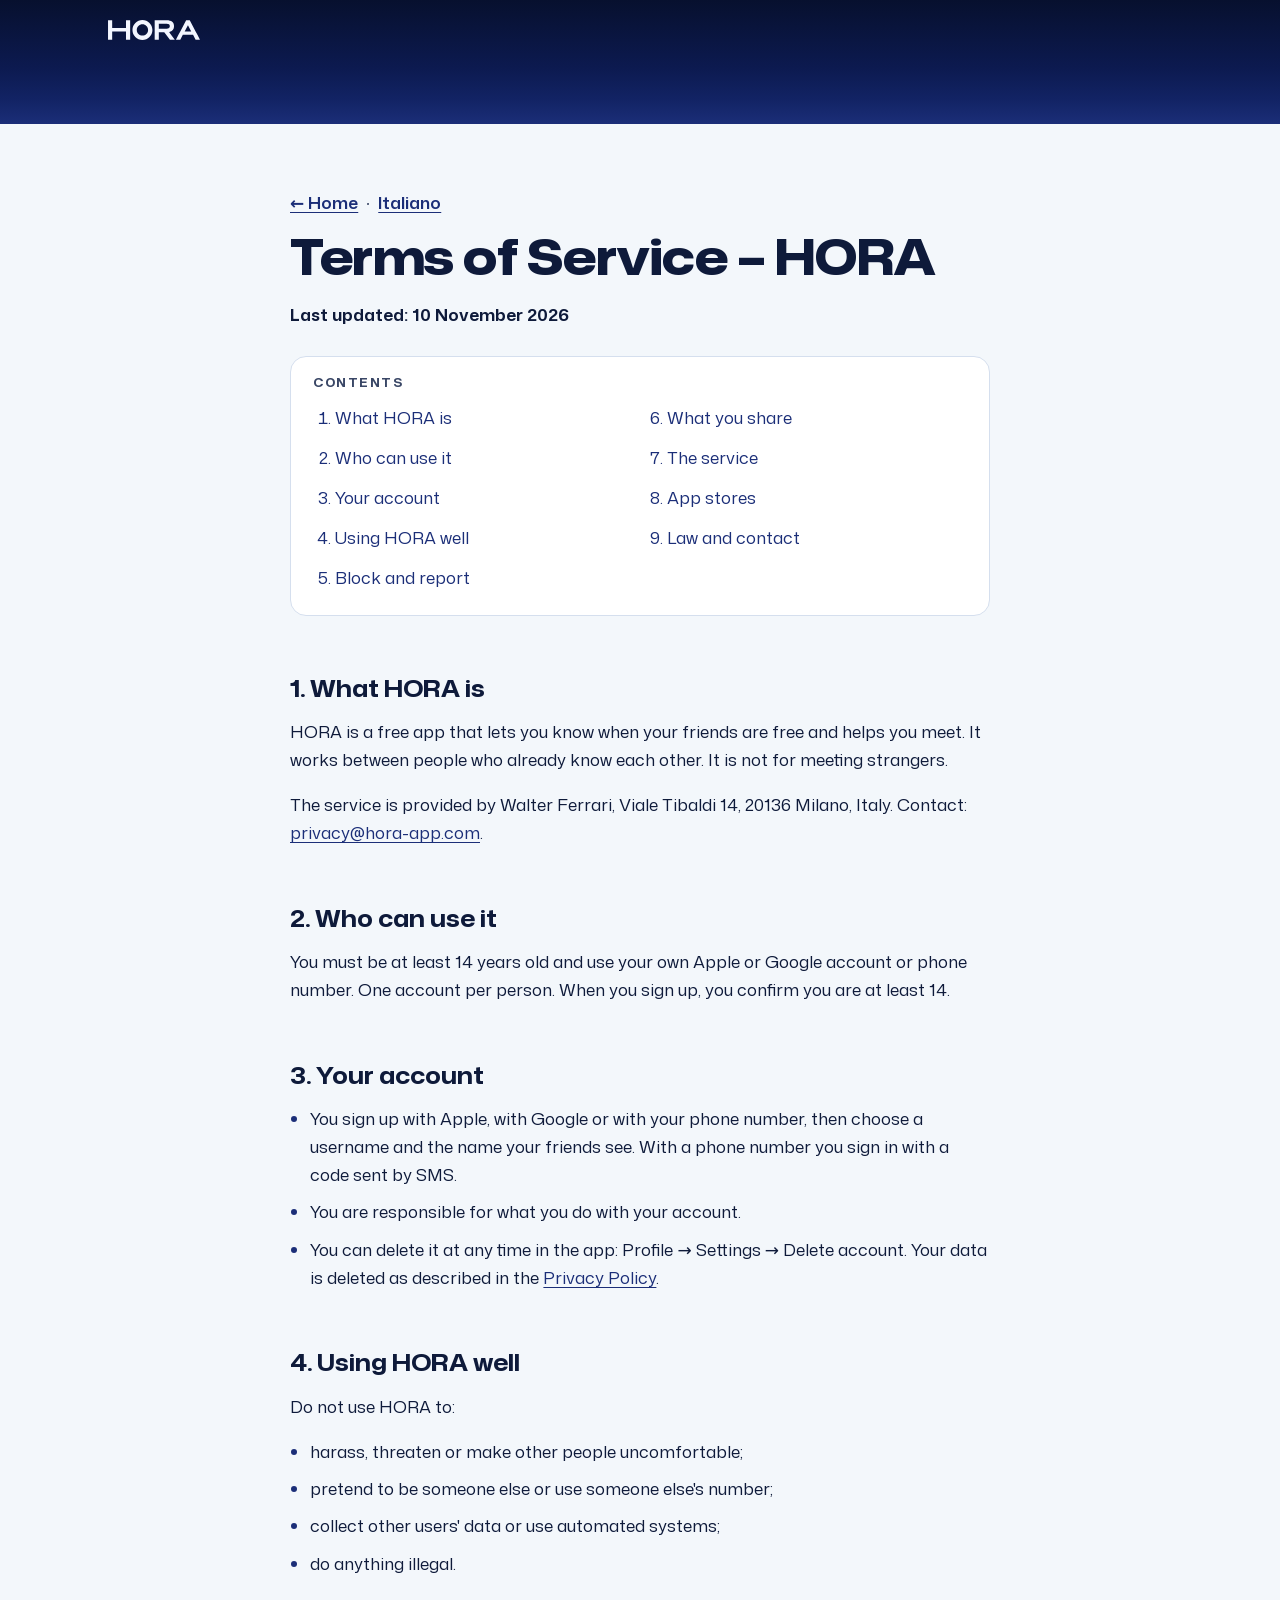
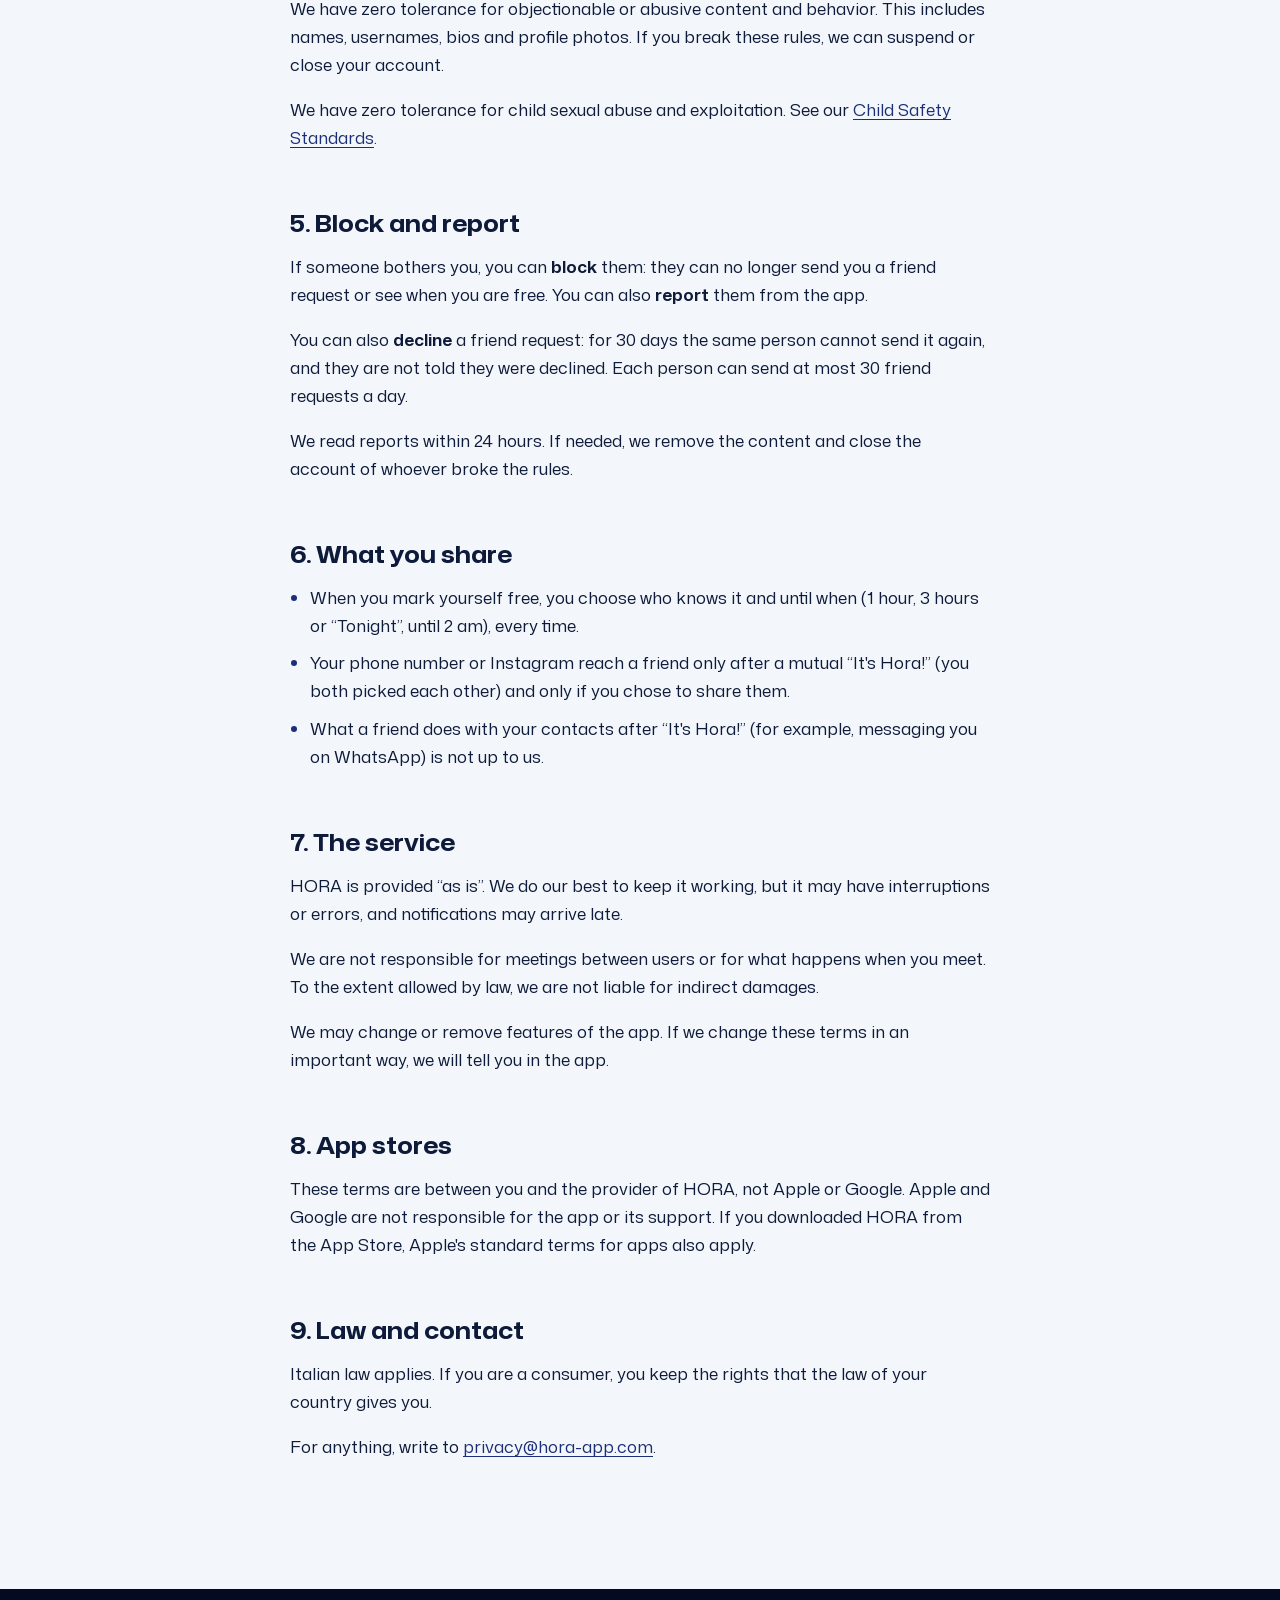
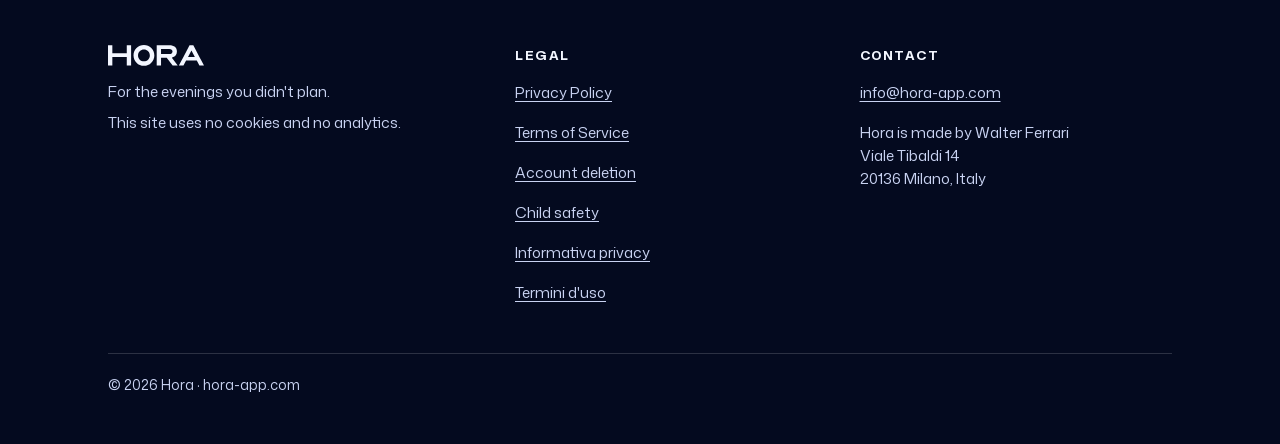
<file: terms.html>
<!doctype html>
<html lang="en" data-cielo="giorno">
<head>
<meta charset="utf-8">
<meta name="viewport" content="width=device-width, initial-scale=1, viewport-fit=cover">
<title>Terms of Service – HORA</title>
<meta name="description" content="The rules for using Hora.">
<meta name="theme-color" content="#07102E">
<meta property="og:title" content="Terms of Service – HORA">
<meta property="og:description" content="The rules for using Hora.">
<meta property="og:image" content="https://hora-app.com/assets/hora-og.jpg">
<meta property="og:type" content="website">
<meta name="twitter:card" content="summary_large_image">
<link rel="canonical" href="https://hora-app.com/terms.html">
<link rel="icon" href="/assets/icona.svg" type="image/svg+xml">
<link rel="apple-touch-icon" href="/assets/icona-180.png">
<link rel="preload" href="/assets/font/mona-sans.woff2" as="font" type="font/woff2" crossorigin>
<link rel="stylesheet" href="/assets/hora.css">
<script src="/assets/cielo.js"></script>
</head>
<body class="legale">
<a class="salta" href="#contenuto">Skip to text</a>
<div class="cielo testa-legale">
<header class="contenitore testata"><a class="marchio" href="/en.html" aria-label="Hora, home page"><svg class="scritta" viewBox="0 0 3325 721" aria-hidden="true" focusable="false"><path d="M0.0 710.5L150.0 710.5L150.0 411.5L650.0 411.5L650.0 710.5L800.0 710.5L800.0 10.5L650.0 10.5L650.0 285.5L150.0 285.5L150.0 10.5L0.0 10.5Z"/><path d="M1687.0 710.5L1837.0 710.5L1837.0 438.5L2033.0 438.5L2239.0 710.5L2415.0 710.5L2224.2 458.6L2224.6 459.0C2212.3 442.7 2217.6 430.0 2237.2 424.5L2237.3 424.5C2336.4 397.2 2387.0 329.9 2387.0 224.5C2387.0 83.3 2296.0 10.5 2119.5 10.5L1687.0 10.5ZM1837.0 312.5L1837.0 136.5L2119.5 136.5C2195.1 136.5 2234.0 166.4 2234.0 224.5C2234.0 282.6 2195.1 312.5 2119.5 312.5Z"/><path d="M2455.0 710.5L2613.4 710.5L2704.8 537.5L3075.2 537.5L3166.6 710.5L3325.0 710.5L3233.6 537.5L3167.0 411.5L2969.2 37.3L2955.0 10.5L2825.0 10.5L2810.8 37.3L2613.0 411.5L2546.4 537.5ZM2771.4 411.5L2890.0 187.1L3008.6 411.5Z"/><path class="o" d="M1605.0 360.5C1605.0 161.4 1443.6 -0.0 1244.5 -0.0C1045.4 -0.0 884.0 161.4 884.0 360.5C884.0 559.6 1045.4 721.0 1244.5 721.0C1443.6 721.0 1605.0 559.6 1605.0 360.5ZM1449.0 360.5C1449.0 473.4 1357.4 565.0 1244.5 565.0C1131.6 565.0 1040.0 473.4 1040.0 360.5C1040.0 247.6 1131.6 156.0 1244.5 156.0C1357.4 156.0 1449.0 247.6 1449.0 360.5Z"/></svg></a><nav aria-label="Page"></nav></header>
</div>
<main id="contenuto">
<div class="contenitore"><article class="testo">
<div class="vai"><a href="/">← Home</a> <span aria-hidden="true">·</span> <a href="/termini.html" lang="it">Italiano</a></div>
  <h1>Terms of Service – HORA</h1>

  <p><strong>Last updated: 10 November 2026</strong></p>

  <nav class="indice" aria-labelledby="indice-h"><h2 id="indice-h">Contents</h2><ol><li><a href="#what-hora-is">What HORA is</a></li><li><a href="#who-can-use-it">Who can use it</a></li><li><a href="#your-account">Your account</a></li><li><a href="#using-hora-well">Using HORA well</a></li><li><a href="#block-and-report">Block and report</a></li><li><a href="#what-you-share">What you share</a></li><li><a href="#the-service">The service</a></li><li><a href="#app-stores">App stores</a></li><li><a href="#law-and-contact">Law and contact</a></li></ol></nav>
<h2 id="what-hora-is">1. What HORA is</h2>
  <p>HORA is a free app that lets you know when your friends are free and helps you meet. It works between people who already know each other. It is not for meeting strangers.</p>
  <p>The service is provided by Walter Ferrari, Viale Tibaldi 14, 20136 Milano, Italy. Contact: <a href="mailto:privacy@hora-app.com">privacy@hora-app.com</a>.</p>

  <h2 id="who-can-use-it">2. Who can use it</h2>
  <p>You must be at least 14 years old and use your own Apple or Google account or phone number. One account per person. When you sign up, you confirm you are at least 14.</p>

  <h2 id="your-account">3. Your account</h2>
  <ul>
    <li>You sign up with Apple, with Google or with your phone number, then choose a username and the name your friends see. With a phone number you sign in with a code sent by SMS.</li>
    <li>You are responsible for what you do with your account.</li>
    <li>You can delete it at any time in the app: Profile → Settings → Delete account. Your data is deleted as described in the <a href="/privacy.html">Privacy Policy</a>.</li>
  </ul>

  <h2 id="using-hora-well">4. Using HORA well</h2>
  <p>Do not use HORA to:</p>
  <ul>
    <li>harass, threaten or make other people uncomfortable;</li>
    <li>pretend to be someone else or use someone else's number;</li>
    <li>collect other users' data or use automated systems;</li>
    <li>do anything illegal.</li>
  </ul>
  <p>We have zero tolerance for objectionable or abusive content and behavior. This includes names, usernames, bios and profile photos. If you break these rules, we can suspend or close your account.</p>
  <p>We have zero tolerance for child sexual abuse and exploitation. See our <a href="/csae-policy.html">Child Safety Standards</a>.</p>

  <h2 id="block-and-report">5. Block and report</h2>
  <p>If someone bothers you, you can <strong>block</strong> them: they can no longer send you a friend request or see when you are free. You can also <strong>report</strong> them from the app.</p>
  <p>You can also <strong>decline</strong> a friend request: for 30 days the same person cannot send it again, and they are not told they were declined. Each person can send at most 30 friend requests a day.</p>
  <p>We read reports within 24 hours. If needed, we remove the content and close the account of whoever broke the rules.</p>

  <h2 id="what-you-share">6. What you share</h2>
  <ul>
    <li>When you mark yourself free, you choose who knows it and until when (1 hour, 3 hours or “Tonight”, until 2 am), every time.</li>
    <li>Your phone number or Instagram reach a friend only after a mutual “It's Hora!” (you both picked each other) and only if you chose to share them.</li>
    <li>What a friend does with your contacts after “It's Hora!” (for example, messaging you on WhatsApp) is not up to us.</li>
  </ul>

  <h2 id="the-service">7. The service</h2>
  <p>HORA is provided “as is”. We do our best to keep it working, but it may have interruptions or errors, and notifications may arrive late.</p>
  <p>We are not responsible for meetings between users or for what happens when you meet. To the extent allowed by law, we are not liable for indirect damages.</p>
  <p>We may change or remove features of the app. If we change these terms in an important way, we will tell you in the app.</p>

  <h2 id="app-stores">8. App stores</h2>
  <p>These terms are between you and the provider of HORA, not Apple or Google. Apple and Google are not responsible for the app or its support. If you downloaded HORA from the App Store, Apple's standard terms for apps also apply.</p>

  <h2 id="law-and-contact">9. Law and contact</h2>
  <p>Italian law applies. If you are a consumer, you keep the rights that the law of your country gives you.</p>
  <p>For anything, write to <a href="mailto:privacy@hora-app.com">privacy@hora-app.com</a>.</p>
</article></div>
</main>
<footer class="piede">
<div class="contenitore">
<div class="griglia">
<div>
<a class="marchio" href="/en.html" aria-label="Hora, home page"><svg class="scritta" viewBox="0 0 3325 721" aria-hidden="true" focusable="false"><path d="M0.0 710.5L150.0 710.5L150.0 411.5L650.0 411.5L650.0 710.5L800.0 710.5L800.0 10.5L650.0 10.5L650.0 285.5L150.0 285.5L150.0 10.5L0.0 10.5Z"/><path d="M1687.0 710.5L1837.0 710.5L1837.0 438.5L2033.0 438.5L2239.0 710.5L2415.0 710.5L2224.2 458.6L2224.6 459.0C2212.3 442.7 2217.6 430.0 2237.2 424.5L2237.3 424.5C2336.4 397.2 2387.0 329.9 2387.0 224.5C2387.0 83.3 2296.0 10.5 2119.5 10.5L1687.0 10.5ZM1837.0 312.5L1837.0 136.5L2119.5 136.5C2195.1 136.5 2234.0 166.4 2234.0 224.5C2234.0 282.6 2195.1 312.5 2119.5 312.5Z"/><path d="M2455.0 710.5L2613.4 710.5L2704.8 537.5L3075.2 537.5L3166.6 710.5L3325.0 710.5L3233.6 537.5L3167.0 411.5L2969.2 37.3L2955.0 10.5L2825.0 10.5L2810.8 37.3L2613.0 411.5L2546.4 537.5ZM2771.4 411.5L2890.0 187.1L3008.6 411.5Z"/><path class="o" d="M1605.0 360.5C1605.0 161.4 1443.6 -0.0 1244.5 -0.0C1045.4 -0.0 884.0 161.4 884.0 360.5C884.0 559.6 1045.4 721.0 1244.5 721.0C1443.6 721.0 1605.0 559.6 1605.0 360.5ZM1449.0 360.5C1449.0 473.4 1357.4 565.0 1244.5 565.0C1131.6 565.0 1040.0 473.4 1040.0 360.5C1040.0 247.6 1131.6 156.0 1244.5 156.0C1357.4 156.0 1449.0 247.6 1449.0 360.5Z"/></svg></a>
<p>For the evenings you didn&#x27;t plan.</p>
<p>This site uses no cookies and no analytics.</p>
</div>
<nav aria-labelledby="piede-legale"><h2 id="piede-legale">Legal</h2><ul><li><a href="/privacy.html">Privacy Policy</a></li><li><a href="/terms.html">Terms of Service</a></li><li><a href="/accountdeletion.html">Account deletion</a></li><li><a href="/csae-policy.html">Child safety</a></li><li><a href="/privacy-it.html" lang="it">Informativa privacy</a></li><li><a href="/termini.html" lang="it">Termini d&#x27;uso</a></li></ul></nav>
<div><h2>Contact</h2>
<p><a href="mailto:info@hora-app.com">info@hora-app.com</a></p>
<p>Hora is made by Walter Ferrari<br>Viale Tibaldi 14<br>20136 Milano, Italy</p>
</div>
</div>
<p class="fondo">© 2026 Hora · hora-app.com</p>
</div>
</footer>
</body>
</html>
</file>
<file: assets/hora.css>
/* Hora · hora-app.com
   Identità «ora blu»: lo sfondo è il cielo all'ora in cui guardi,
   le luci bianche sono le persone, l'anello bianco è il momento Hora.
   Nessun servizio esterno: font in casa, niente cookie, niente statistiche. */

@font-face {
  font-family: "Mona Sans";
  src: url("/assets/font/mona-sans.woff2") format("woff2");
  font-weight: 200 900;
  font-stretch: 75% 125%;
  font-display: swap;
}

:root {
  /* i quattro cieli */
  --cielo-giorno: linear-gradient(180deg, #9CC6F2 0%, #C9E0F7 60%, #F3F7FB 100%);
  --cielo-tramonto: linear-gradient(180deg, #3B6FD8 0%, #6E8FE0 55%, #F0A574 100%);
  --cielo-orablu: linear-gradient(180deg, #1C3B9E 0%, #2D56C4 60%, #5872C9 100%);
  --cielo-notte: linear-gradient(180deg, #07102E 0%, #0E1E5C 70%, #1B2E78 100%);

  --notte: #07102E;
  --notte-2: #0B1640;
  --carta: #F3F6FF;          /* testo chiaro */
  --carta-2: #C9D3F2;        /* testo chiaro secondario (≥ 4.5:1 su --notte) */
  --inchiostro: #0E1A3A;     /* testo scuro */
  --inchiostro-2: #3A4766;   /* testo scuro secondario (≥ 4.5:1 su #F3F7FB) */
  --luce: #FFFFFF;
  --link-chiaro: #1C3B9E;
  --fuoco: #FFFFFF;

  /* il colore dell'ora: tutta la pagina, non solo il cielo (default: ora blu, anche senza JS) */
  --s1: #1C3B9E; --s2: #2D56C4; --s3: #4060C6; --s4: #5872C9;   /* cielo: 0 · 55 · 80 · 100% */
  --testo-cielo: #F3F6FF;
  --fondo: #13297A; --fondo-2: #183189; --fondo-piede: #0D1F5C;
  --testo: #F3F6FF; --testo-2: #D3DBF5; --accento: #BFD0FF;
  --linea: rgba(255, 255, 255, .16); --punto-spento: rgba(255, 255, 255, .25);
  --punto-acceso: #FFFFFF; --alone: rgba(255, 255, 255, .12); --anello: #FFFFFF;
  --accento-legale: #2D46B0;
  --cielo-ora: linear-gradient(180deg, var(--s1) 0%, var(--s2) 55%, var(--s3) 80%, var(--s4) 100%);

  --largo: 125%;             /* Mona Sans larga, per i titoli */
  --gutter: clamp(20px, 5vw, 48px);
  --max: 1160px;
  color-scheme: dark;
}

/* contrasto ≥ 4,5:1 controllato per ogni ora (testo e testo secondario su ogni fondo, testo sul cielo) */
:root[data-cielo="giorno"] {
  --s1: #9CC6F2; --s2: #C9E0F7; --s3: #DEEBF9; --s4: #F3F7FB;
  --testo-cielo: #0E1A3A;
  --fondo: #F3F7FB; --fondo-2: #E3ECF8; --fondo-piede: #D8E3F2;
  --testo: #0E1A3A; --testo-2: #3A4766; --accento: #2448B0;
  --linea: rgba(14, 26, 58, .14); --punto-spento: rgba(14, 26, 58, .2);
  --punto-acceso: #2D56C4; --alone: rgba(45, 86, 196, .16); --anello: #1C3B9E;
  --accento-legale: #1C3B9E; --fuoco: #0E1A3A;
  color-scheme: light;
}
:root[data-cielo="tramonto"] {
  --s1: #2A58C2; --s2: #3563CF; --s3: #4166CB; --s4: #F0A574;
  --fondo: #2A2C70; --fondo-2: #343576; --fondo-piede: #201F57;
  --testo: #FFF6EE; --testo-2: #DCD6EA; --accento: #FFC39A;
  --alone: rgba(255, 195, 154, .2);
  --accento-legale: #A2410F;
}
:root[data-cielo="notte"] {
  --s1: #07102E; --s2: #0C1A50; --s3: #122364; --s4: #1B2E78;
  --fondo: #07102E; --fondo-2: #0B1640; --fondo-piede: #040A1F;
  --testo: #F3F6FF; --testo-2: #C9D3F2; --accento: #C9D3F2;
  --accento-legale: #1B2E78;
}
/* quando l'ora cambia mentre guardi, i colori scivolano (dove il browser sa animare le variabili) */
@property --s1 { syntax: "<color>"; inherits: true; initial-value: #1C3B9E; }
@property --s2 { syntax: "<color>"; inherits: true; initial-value: #2D56C4; }
@property --s3 { syntax: "<color>"; inherits: true; initial-value: #4060C6; }
@property --s4 { syntax: "<color>"; inherits: true; initial-value: #5872C9; }
@property --fondo { syntax: "<color>"; inherits: true; initial-value: #13297A; }
@property --fondo-2 { syntax: "<color>"; inherits: true; initial-value: #183189; }
@property --fondo-piede { syntax: "<color>"; inherits: true; initial-value: #0D1F5C; }
@property --testo { syntax: "<color>"; inherits: true; initial-value: #F3F6FF; }
@property --testo-2 { syntax: "<color>"; inherits: true; initial-value: #D3DBF5; }
@property --testo-cielo { syntax: "<color>"; inherits: true; initial-value: #F3F6FF; }
@property --accento { syntax: "<color>"; inherits: true; initial-value: #BFD0FF; }
:root {
  transition: --s1 2.5s ease, --s2 2.5s ease, --s3 2.5s ease, --s4 2.5s ease, --fondo 2.5s ease, --fondo-2 2.5s ease,
    --fondo-piede 2.5s ease, --testo 2.5s ease, --testo-2 2.5s ease, --testo-cielo 2.5s ease, --accento 2.5s ease;
}

*, *::before, *::after { box-sizing: border-box; }

html { -webkit-text-size-adjust: 100%; text-size-adjust: 100%; }

body {
  margin: 0;
  background: var(--fondo);
  color: var(--testo);
  font-family: "Mona Sans", system-ui, -apple-system, "Helvetica Neue", Arial, sans-serif;
  font-size: 1.0625rem;
  line-height: 1.55;
  font-stretch: 100%;
  -webkit-font-smoothing: antialiased;
}

img, svg { display: block; max-width: 100%; }

a { color: inherit; text-underline-offset: .18em; text-decoration-thickness: 1px; }
a:hover { text-decoration-thickness: 2px; }
:focus-visible { outline: 3px solid var(--fuoco); outline-offset: 3px; border-radius: 6px; }

.sr { position: absolute; width: 1px; height: 1px; overflow: hidden; clip: rect(0 0 0 0); clip-path: inset(50%); white-space: nowrap; }

.salta {
  position: absolute; left: 12px; top: -60px; z-index: 10;
  background: var(--luce); color: var(--inchiostro); padding: 10px 16px; border-radius: 999px;
  font-weight: 600; text-decoration: none;
}
.salta:focus { top: 12px; }

.contenitore { width: 100%; max-width: var(--max); margin: 0 auto; padding: 0 var(--gutter); }

/* ---------- la scritta ---------- */
.scritta { width: 100%; height: auto; fill: currentColor; }
.scritta .o { fill: currentColor; }

/* ---------- il cielo (dipende dall'ora: data-cielo su <html>) ---------- */
.cielo { background: var(--cielo-ora); color: var(--testo-cielo); }

/* ---------- testata ---------- */
.testata {
  display: flex; align-items: center; justify-content: space-between; gap: 16px;
  padding-top: 20px; padding-bottom: 20px;
}
.testata .marchio { width: 92px; color: inherit; display: block; }
.testata nav { display: flex; gap: 4px; align-items: center; font-size: .9375rem; }
.testata nav a {
  display: inline-flex; align-items: center; min-height: 44px; padding: 0 12px;
  text-decoration: none; border-radius: 999px; font-weight: 600;
}
.testata nav a:hover { text-decoration: underline; }

/* ---------- apertura ---------- */
.apertura { position: relative; min-height: 100svh; display: flex; flex-direction: column; overflow: hidden; }
.apertura .corpo {
  flex: 1; display: flex; flex-direction: column; justify-content: center;
  padding-top: 4vh; padding-bottom: 22vh;
}
.ora-adesso {
  font-size: .875rem; letter-spacing: .08em; text-transform: uppercase; font-weight: 600;
  margin: 0 0 18px; font-variant-numeric: tabular-nums;
}
.apertura h1 { margin: 0; max-width: 760px; }
.apertura h1 .scritta { filter: drop-shadow(0 0 28px rgba(255,255,255,.28)); }
[data-cielo="giorno"] .apertura h1 .scritta { filter: none; }
.riga {
  font-stretch: var(--largo); font-weight: 700;
  font-size: clamp(1.75rem, 6.4vw, 3.5rem); line-height: 1.05; letter-spacing: -.01em;
  margin: clamp(22px, 4vw, 40px) 0 16px; max-width: 17ch; text-wrap: balance;
}
.sotto { margin: 0 0 30px; max-width: 34ch; font-size: clamp(1.0625rem, 2.2vw, 1.25rem); }
.azioni { display: flex; flex-wrap: wrap; align-items: center; gap: 14px 20px; }
.bottone {
  display: inline-flex; align-items: center; justify-content: center; gap: 10px;
  min-height: 54px; padding: 0 26px; border-radius: 999px;
  background: var(--luce); color: var(--inchiostro);
  font-weight: 700; font-size: 1.0625rem; text-decoration: none;
  box-shadow: 0 8px 30px rgba(7, 16, 46, .25);
  transition: transform .2s ease, box-shadow .2s ease;
}
.bottone:hover { transform: translateY(-1px); box-shadow: 0 10px 34px rgba(7, 16, 46, .35); text-decoration: none; }
.bottone:active { transform: translateY(0); }
[data-cielo="giorno"] .bottone { background: var(--inchiostro); color: var(--carta); }
[data-cielo="giorno"] :focus-visible { outline-color: var(--inchiostro); }
.bottone svg { width: 20px; height: 20px; fill: currentColor; }
.nota-piccola { font-size: .9375rem; margin: 0; }

/* le luci in fondo all'apertura: persone, alcune accese */
.luci {
  position: absolute; left: 0; right: 0; bottom: 0; height: 18vh; min-height: 110px;
  pointer-events: none;
}
.luci span {
  position: absolute; width: 10px; height: 10px; border-radius: 50%;
  background: rgba(255, 255, 255, .28);
}
.luci span.on {
  background: var(--luce);
  box-shadow: 0 0 0 5px rgba(255, 255, 255, .16), 0 0 22px var(--luce);
  animation: accendi 1.6s ease-out both;
}
[data-cielo="giorno"] .luci span { background: rgba(14, 26, 58, .16); }
[data-cielo="giorno"] .luci span.on { background: var(--luce); box-shadow: 0 0 0 5px rgba(255,255,255,.5), 0 0 18px rgba(14,26,58,.18); }
@keyframes accendi { from { opacity: 0; transform: scale(.4); } to { opacity: 1; transform: none; } }

/* ---------- sezioni ---------- */
.sezione { padding: clamp(72px, 12vw, 140px) 0; }
.sezione + .sezione { padding-top: 0; }
.occhiello {
  font-size: .8125rem; letter-spacing: .12em; text-transform: uppercase; font-weight: 700;
  color: var(--accento); margin: 0 0 14px;
}
/* dal cielo dell'apertura al fondo della pagina, senza scalino */
main > .sezione:first-child { background: linear-gradient(180deg, var(--s4) 0, var(--fondo) clamp(56px, 9vw, 110px)); }
.sezione h2 {
  font-stretch: var(--largo); font-weight: 800; letter-spacing: -.01em;
  font-size: clamp(2rem, 5.6vw, 3.5rem); line-height: 1.02; margin: 0 0 18px; text-wrap: balance;
}
.attacco { color: var(--testo-2); max-width: 46ch; font-size: clamp(1.0625rem, 2vw, 1.25rem); margin: 0; }

/* come funziona */
.passi {
  list-style: none; padding: 0; margin: clamp(40px, 7vw, 72px) 0 0;
  display: grid; gap: 56px;
}
@media (min-width: 900px) { .passi { grid-template-columns: repeat(3, 1fr); gap: 36px; } }
.passo { display: flex; flex-direction: column; align-items: flex-start; }
.passo .numero {
  font-variant-numeric: tabular-nums; font-weight: 600; font-size: .875rem; letter-spacing: .08em;
  color: var(--testo-2); margin: 28px 0 8px;
}
.passo h3 {
  font-stretch: var(--largo); font-weight: 700; font-size: clamp(1.5rem, 3.4vw, 1.75rem);
  line-height: 1.1; margin: 0 0 10px;
}
.passo p { margin: 0; color: var(--testo-2); max-width: 36ch; }
.passo p strong { color: var(--testo); font-weight: 600; }

/* ---------- telefoni disegnati ---------- */
.tel {
  --w: min(280px, 78vw);
  width: var(--w); aspect-ratio: 9 / 18.6;
  border-radius: calc(var(--w) * .15);
  padding: calc(var(--w) * .16) calc(var(--w) * .07) calc(var(--w) * .08);
  display: flex; flex-direction: column; position: relative; overflow: hidden;
  color: var(--carta); font-size: 14px; line-height: 1.3;
  box-shadow: 0 0 0 1px rgba(255,255,255,.14) inset, 0 30px 70px rgba(0, 0, 0, .45);
  outline: 8px solid #02060F; outline-offset: 0;
  margin: 8px;
}
.tel::before { /* l'isola in cima */
  content: ""; position: absolute; top: 12px; left: 50%; transform: translateX(-50%);
  width: 31%; height: 24px; border-radius: 999px; background: #02060F;
}
.tel.tramonto { background: var(--cielo-tramonto); }
.tel.orablu { background: var(--cielo-orablu); }
.tel.notte { background: var(--cielo-notte); }
.tel .stato { display: flex; justify-content: space-between; font-size: 11px; letter-spacing: .08em; text-transform: uppercase; opacity: .85; }
.tel .mini { width: 64px; margin-top: 14px; }
.tel .grande-t { font-stretch: var(--largo); font-weight: 700; font-size: 27px; line-height: 1.02; margin: 22px 0 18px; }
.tel .etichetta { font-size: 11px; letter-spacing: .08em; text-transform: uppercase; opacity: .85; margin-bottom: 10px; }
.tel .scelte { display: flex; gap: 6px; flex-wrap: wrap; }
.tel .scelta { border: 1.5px solid rgba(255,255,255,.45); border-radius: 999px; padding: 7px 11px; font-weight: 600; font-size: 13px; }
.tel .scelta.si { background: var(--luce); color: var(--inchiostro); border-color: var(--luce); }
.tel .fino { margin-top: 12px; font-size: 13px; opacity: .9; font-variant-numeric: tabular-nums; }
.tel .cta {
  margin-top: auto; padding: 14px; border-radius: 999px; background: var(--luce); color: #0B1A4A;
  text-align: center; font-weight: 700; font-size: 15px;
}
.tel .cta.vuota { background: transparent; color: var(--carta); border: 1.5px solid rgba(255,255,255,.45); }
.tel .riga-p {
  display: flex; align-items: center; gap: 12px; padding: 11px 2px;
  border-top: 1px solid rgba(255,255,255,.2);
}
.tel .faccia { width: 28px; height: 28px; border-radius: 50%; background: rgba(255,255,255,.22); flex: none; }
.tel .nome { flex: 1; height: 9px; border-radius: 5px; background: rgba(255,255,255,.5); }
.tel .nome.corto { flex: .6; margin-right: auto; }
.tel .spunta {
  width: 22px; height: 22px; border-radius: 50%; border: 1.5px solid rgba(255,255,255,.5); flex: none;
  display: grid; place-items: center;
}
.tel .spunta.si { background: var(--luce); border-color: var(--luce); }
.tel .spunta.si::after {
  content: ""; width: 9px; height: 5px; border-left: 2px solid #0B1A4A; border-bottom: 2px solid #0B1A4A;
  transform: rotate(-45deg) translate(1px, -1px);
}
.tel .piede-t { margin: 14px 0 12px; font-size: 13px; opacity: .9; }
.tel .momento { flex: 1; display: flex; flex-direction: column; align-items: center; justify-content: center; gap: 18px; text-align: center; }
.anello {
  width: 112px; height: 112px; border-radius: 50%;
  border: 18px solid var(--luce);
  box-shadow: 0 0 60px rgba(255, 255, 255, .5), inset 0 0 22px rgba(255,255,255,.35);
}
.tel .momento .big { font-stretch: var(--largo); font-weight: 800; font-size: 34px; line-height: 1; }
.tel .contatti { width: 100%; text-align: left; }
.tel .contatti .riga-p { font-size: 13px; }
.tel .contatti b { font-weight: 600; width: 72px; flex: none; }
.tel .avviso {
  position: absolute; left: 7%; right: 7%; bottom: 8%;
  background: rgba(2, 6, 15, .82); border-radius: 14px; padding: 10px 14px;
  display: flex; justify-content: space-between; font-size: 13px;
}
.tel .avviso b { font-weight: 700; text-decoration: underline; text-underline-offset: 3px; }

/* ---------- cosa non è ---------- */
.non-e {
  list-style: none; padding: 0; margin: clamp(36px, 6vw, 60px) 0 0;
  display: grid; gap: 0; border-top: 1px solid var(--linea);
}
@media (min-width: 760px) { .non-e { grid-template-columns: repeat(2, 1fr); column-gap: 48px; } }
.non-e li { display: flex; gap: 18px; padding: 24px 0; border-bottom: 1px solid var(--linea); }
.non-e .spenta { width: 12px; height: 12px; border-radius: 50%; background: var(--punto-spento); margin-top: 9px; flex: none; }
.non-e h3 { font-stretch: var(--largo); font-weight: 700; font-size: 1.375rem; line-height: 1.15; margin: 0 0 6px; }
.non-e p { margin: 0; color: var(--testo-2); }

/* ---------- dati ---------- */
.dati { background: var(--fondo-2); }
.dati .sezione { padding-top: clamp(72px, 12vw, 140px); }
.punti-dati { list-style: none; padding: 0; margin: clamp(32px, 6vw, 56px) 0 32px; display: grid; gap: 22px; max-width: 760px; }
.punti-dati li { display: flex; gap: 16px; }
.punti-dati li::before {
  content: ""; width: 10px; height: 10px; border-radius: 50%; background: var(--punto-acceso); flex: none; margin-top: 9px;
  box-shadow: 0 0 0 4px var(--alone);
}
.punti-dati strong { font-weight: 600; }
.freccia { font-weight: 700; display: inline-flex; align-items: center; min-height: 44px; }

/* ---------- chiusura ---------- */
.chiusura { background: var(--cielo-ora); color: var(--testo-cielo); text-align: center; padding: clamp(96px, 16vw, 180px) 0; }
.chiusura .anello { margin: 0 auto 36px; width: clamp(120px, 22vw, 180px); height: clamp(120px, 22vw, 180px); border-width: clamp(19px, 3.4vw, 28px); border-color: var(--anello); }
[data-cielo="giorno"] .chiusura .anello { box-shadow: 0 0 50px rgba(28, 59, 158, .25); }
.chiusura p { font-stretch: var(--largo); font-weight: 800; font-size: clamp(2rem, 6vw, 3.75rem); line-height: 1.02; margin: 0; }
.chiusura .ora-piccola { font-stretch: 100%; font-weight: 600; font-size: .9375rem; letter-spacing: .1em; color: var(--testo-2); margin-top: 20px; font-variant-numeric: tabular-nums; }

/* ---------- piede ---------- */
.piede { background: var(--fondo-piede); color: var(--testo-2); padding: 56px 0 40px; font-size: .9375rem; }
.piede .griglia { display: grid; gap: 32px; }
@media (min-width: 760px) { .piede .griglia { grid-template-columns: 1.2fr 1fr 1fr; } }
.piede .marchio { width: 96px; color: var(--testo); margin-bottom: 14px; }
.piede h2 { font-size: .8125rem; letter-spacing: .12em; text-transform: uppercase; font-weight: 700; color: var(--testo); margin: 0 0 8px; }
.piede ul { list-style: none; padding: 0; margin: 0; }
.piede li a { display: inline-flex; align-items: center; min-height: 40px; color: var(--testo-2); }
.piede li a:hover { color: var(--testo); }
.piede p { margin: 0 0 8px; }
.piede .fondo { border-top: 1px solid var(--linea); margin-top: 40px; padding-top: 20px; font-size: .875rem; }

/* ---------- pagine legali: sfondo chiaro, righe da ~70 caratteri ---------- */
.legale { background: #F3F7FB; color: var(--inchiostro); color-scheme: light; }
/* il testo resta su carta chiara a ogni ora; la testata è il cielo del momento, l'accento ne prende il colore */
.legale main :focus-visible { outline-color: var(--accento-legale); }
.legale .testa-legale { padding-bottom: clamp(36px, 6vw, 64px); }
.legale main { padding: clamp(32px, 6vw, 56px) 0 clamp(64px, 10vw, 112px); }
.testo { max-width: 70ch; margin: 0 auto; font-size: 1.0625rem; line-height: 1.65; }
.testo .vai { display: flex; gap: 8px; align-items: center; flex-wrap: wrap; margin-bottom: 8px; }
.testo .vai a { display: inline-flex; align-items: center; min-height: 44px; font-weight: 600; }
.testo .vai span { color: var(--inchiostro-2); }
.testo a { color: var(--accento-legale); }
.testo h1 {
  font-stretch: var(--largo); font-weight: 800; letter-spacing: -.01em;
  font-size: clamp(2rem, 5.4vw, 3rem); line-height: 1.05; margin: 8px 0 18px; text-wrap: balance;
}
.testo h2 {
  font-stretch: 112%; font-weight: 700; font-size: clamp(1.25rem, 2.6vw, 1.5rem); line-height: 1.2;
  margin: 2.4em 0 .6em; scroll-margin-top: 24px; text-wrap: balance;
}
.testo p, .testo ul { margin: 0 0 1em; }
.testo ul { padding-left: 1.2em; }
.testo li { margin-bottom: .55em; }
.testo li::marker { color: var(--accento-legale); }
.testo strong { font-weight: 650; }
.testo .riquadro { background: #fff; border: 1px solid #D5DFEE; border-radius: 14px; padding: 18px 20px 4px; }
.testo .muto { color: var(--inchiostro-2); }
.testo section { margin: 0; }
.indice {
  background: #fff; border: 1px solid #D5DFEE; border-radius: 16px;
  padding: 18px 22px; margin: 28px 0 8px;
}
.indice h2 { font-size: .8125rem; letter-spacing: .12em; text-transform: uppercase; font-stretch: 100%; margin: 0 0 6px; color: var(--inchiostro-2); }
.indice ol { margin: 0; padding-left: 1.3em; columns: 1; }
@media (min-width: 720px) { .indice ol { columns: 2; column-gap: 32px; } }
.indice li { margin: 0; break-inside: avoid; }
.indice a { display: inline-block; padding: 6px 0; text-decoration: none; }
.indice a:hover { text-decoration: underline; }

/* ---------- movimento: solo se va bene a chi guarda ---------- */
@media (prefers-reduced-motion: reduce) {
  *, *::before, *::after { animation: none !important; transition: none !important; scroll-behavior: auto !important; }
}
@media (prefers-reduced-motion: no-preference) {
  html { scroll-behavior: smooth; }
}

/* ---------- aggiunte: telefono nell'apertura, lampioni ---------- */
.piede .marchio { display: block; }
.eroe { display: grid; gap: 48px; align-items: center; }
.eroe-tel { display: none; }
@media (min-width: 960px) {
  .eroe { grid-template-columns: 1fr auto; }
  .eroe-tel { display: flex; --w: 300px; transform: rotate(3deg); margin-right: 24px; }
}
.tel .lampione { width: 11px; height: 11px; border-radius: 50%; background: rgba(255,255,255,.28); flex: none; margin: 0 4px; }
.tel .lampione.on { background: var(--luce); box-shadow: 0 0 0 4px rgba(255,255,255,.2), 0 0 16px var(--luce); }
.tel .riga-p b { flex: 1; font-weight: 600; }
.tel .riga-p .quando { font-size: 12px; opacity: .85; }
.tel .sotto-t { margin-top: 22px; }
.tel .contatti .riga-p b { flex: none; }
.tel .riga-p .nome { flex: 1; }
.tel .riga-p .nome.corto { flex: .6; margin-right: auto; }
/* tramonto: l'arancio resta in basso (dopo l'80%), dietro le luci, così il testo bianco si legge (≥ 4,5:1) */
@media (max-width: 699px) {
  .apertura { min-height: 92svh; }
  .apertura .corpo { justify-content: flex-start; padding-top: 7vh; padding-bottom: 150px; }
}
.piede p a { display: inline-flex; align-items: center; min-height: 40px; }

/* =====================================================================
   Movimento («ora blu» in movimento). Tutto sotto .anima, che esiste solo se
   chi guarda non ha chiesto meno movimento e se JavaScript c'è: senza, la pagina
   è quella ferma qui sopra, completa. Si muovono solo transform e opacity
   (eccezione: il tratto dei due anelli che si disegnano, una volta sola).
   ===================================================================== */
:root {
  /* molle: curve vere (smorzamento 0,5 e 0,72), un filo oltre e indietro */
  --molla: cubic-bezier(.34, 1.4, .64, 1);
  --morbida: cubic-bezier(.16, 1, .3, 1);
  --esce: cubic-bezier(.16, 1, .3, 1);
}
@supports (transition-timing-function: linear(0, 1)) {
  :root {
    --molla: linear(0, 0.042, 0.15, 0.297, 0.462, 0.626, 0.777, 0.906, 1.008, 1.083, 1.132, 1.157, 1.163, 1.154, 1.136, 1.111, 1.084, 1.057, 1.033, 1.013, 0.997, 0.985, 0.978, 0.974, 0.974, 0.975, 0.978, 0.983, 0.987, 0.991, 0.995, 0.998, 1.001, 1.003, 1.004, 1);
    --morbida: linear(0, 0.028, 0.097, 0.193, 0.302, 0.414, 0.523, 0.624, 0.714, 0.792, 0.857, 0.91, 0.951, 0.983, 1.006, 1.022, 1.031, 1.037, 1.038, 1.038, 1.035, 1.032, 1.027, 1.023, 1.019, 1.015, 1.011, 1.008, 1.006, 1.004, 1);
  }
}
.scritta .o-anello { display: none; }
.tel .incontro { position: relative; display: grid; place-items: center; }
.tel .incontro .luce-a, .tel .incontro .luce-b { display: none; }
.chiusura .anello svg { display: none; }

/* ---------- bottoni: una molla morbida ---------- */
.anima .bottone { transition: transform .7s var(--molla), box-shadow .3s ease; }
.anima .bottone:hover { transform: translateY(-2px) scale(1.03); }
.anima .bottone:active { transform: scale(.96); transition-duration: .12s; }

/* ---------- il cielo vive: macchie lente di luce e d'ombra ---------- */
.anima .apertura { isolation: isolate; }
.anima .apertura::before {
  content: ""; position: absolute; inset: -30% -20%; z-index: -1; pointer-events: none;
  background:
    radial-gradient(40% 36% at 20% 22%, rgba(7, 16, 46, .30), transparent 70%),
    radial-gradient(34% 30% at 78% 12%, rgba(7, 16, 46, .18), transparent 70%),
    radial-gradient(55% 26% at 60% 92%, rgba(255, 255, 255, .13), transparent 70%);
  animation: cielo-vivo 26s ease-in-out infinite alternate;
}
.anima[data-cielo="giorno"] .apertura::before {
  background:
    radial-gradient(40% 36% at 20% 22%, rgba(255, 255, 255, .45), transparent 70%),
    radial-gradient(55% 26% at 60% 92%, rgba(255, 255, 255, .35), transparent 70%);
}
[data-cielo="tramonto"].anima .apertura::before {
  background:
    radial-gradient(40% 36% at 20% 22%, rgba(7, 16, 46, .26), transparent 70%),
    radial-gradient(60% 28% at 55% 100%, rgba(255, 190, 140, .30), transparent 70%);
}
@keyframes cielo-vivo {
  from { transform: translate3d(-4%, -2%, 0) scale(1); }
  50% { transform: translate3d(1%, 2%, 0) scale(1.06); }
  to { transform: translate3d(4%, -1%, 0) scale(1.02); }
}

/* ---------- apertura: la scritta, la O che si chiude, le righe ---------- */
.anima .eroe h1 .scritta path:not(.o) {
  transform-box: fill-box;
  animation: sale 1.1s var(--esce) both;
}
.anima .eroe h1 .scritta path:nth-child(1) { animation-delay: .1s; }
.anima .eroe h1 .scritta path:nth-child(2) { animation-delay: .32s; }
.anima .eroe h1 .scritta path:nth-child(3) { animation-delay: .42s; }
.anima .eroe h1 .scritta .o { opacity: 0; }
.anima .eroe h1 .scritta .o-anello {
  display: inline; fill: none; stroke: currentColor; stroke-width: 156;
  stroke-dasharray: 1776; stroke-dashoffset: 1776;
  transform: rotate(-90deg); transform-origin: 1244.5px 360.5px;
  animation: disegna 1.25s cubic-bezier(.65, 0, .35, 1) .2s forwards;
}
@keyframes disegna { to { stroke-dashoffset: 0; } }
@keyframes sale { from { opacity: 0; transform: translateY(38%); } to { opacity: 1; transform: none; } }
@keyframes compare { from { opacity: 0; transform: translateY(22px); } to { opacity: 1; transform: none; } }
.anima .eroe .ora-adesso { animation: compare .9s var(--esce) .05s both; }
.anima .eroe .riga { animation: compare 1s var(--esce) .55s both; }
.anima .eroe .sotto { animation: compare 1s var(--esce) .7s both; }
.anima .eroe .azioni { animation: compare 1s var(--esce) .85s both; }
.anima .testata { animation: appare 1s ease .1s both; }
@keyframes appare { from { opacity: 0; } to { opacity: 1; } }

/* il telefono dell'apertura arriva, poi galleggia piano */
@media (min-width: 960px) {
  .anima .eroe-tel {
    transform: translateY(var(--py, 0px)) rotate(3deg);
    animation: tel-arriva 1.3s var(--morbida) .5s both, galleggia 7s ease-in-out 1.8s infinite alternate;
  }
  .anima .eroe-tel .lampione.on { animation: lampione 1s var(--molla) both; }
  .anima .eroe-tel .riga-p:nth-child(4) .lampione.on { animation-delay: 1.5s; }
  .anima .eroe-tel .riga-p:nth-child(5) .lampione.on { animation-delay: 2.1s; }
  .anima .eroe-tel .riga-p .quando { animation: appare .8s ease both; }
  .anima .eroe-tel .riga-p:nth-child(4) .quando { animation-delay: 1.7s; }
  .anima .eroe-tel .riga-p:nth-child(5) .quando { animation-delay: 2.3s; }
}
@keyframes tel-arriva { from { opacity: 0; translate: 0 70px; } to { opacity: 1; translate: 0 0; } }
@keyframes galleggia { from { translate: 0 0; } to { translate: 0 -10px; } }
@keyframes lampione { from { opacity: .3; transform: scale(.55); } to { opacity: 1; transform: none; } }

/* ---------- le luci in fondo: si accendono una per una, poi respirano ---------- */
.anima .luci { will-change: transform; }
.anima .luci span, .anima .luci span.on {
  background: rgba(255, 255, 255, .28); box-shadow: none;
  animation: appare 1.2s ease var(--d0, .4s) both;
}
[data-cielo="giorno"].anima .luci span { background: rgba(14, 26, 58, .16); }
.anima .luci span::after, .anima .luci span::before {
  content: ""; position: absolute; border-radius: 50%; pointer-events: none;
}
.anima .luci span::after { /* la luce */
  inset: 0; background: var(--luce);
  box-shadow: 0 0 0 5px rgba(255, 255, 255, .16);
  opacity: 0; transform: scale(.3);
  transition: opacity .5s ease, transform .5s ease;
}
.anima .luci span::before { /* l'alone, che respira */
  left: 50%; top: 50%; width: 96px; height: 96px; margin: -48px 0 0 -48px;
  background: radial-gradient(circle, rgba(255, 255, 255, .7) 0, rgba(255, 255, 255, .2) 24%, rgba(255, 255, 255, 0) 70%);
  opacity: 0; transition: opacity 1.6s ease;
  animation: respira var(--b, 4s) ease-in-out var(--bd, 0s) infinite alternate;
}
[data-cielo="giorno"].anima .luci span::after { box-shadow: 0 0 0 2px rgba(14, 26, 58, .22), 0 0 0 7px rgba(255, 255, 255, .7); }
.anima .luci span.accesa::after { opacity: 1; transform: none; transition: opacity .25s ease, transform 1s var(--molla); }
.anima .luci span.accesa::before { opacity: 1; transition-duration: .6s; }
@keyframes respira { from { transform: scale(.72); } to { transform: scale(1.12); } }

/* ---------- comparse allo scorrimento ---------- */
.anima :is(.sezione .occhiello, .sezione h2, .sezione .attacco, .passo .numero, .passo h3, .passo > p,
  .non-e li, .punti-dati li, .sezione .freccia) {
  transition: opacity .9s ease var(--r, 0s), transform 1.1s var(--esce) var(--r, 0s);
}
.anima :is(.sezione .occhiello, .sezione h2, .sezione .attacco, .passo .numero, .passo h3, .passo > p,
  .non-e li, .punti-dati li, .sezione .freccia):not(.visto) {
  opacity: 0; transform: translateY(26px);
}
/* i punti dei dati: luci che si accendono */
.anima .punti-dati li::before { transition: opacity .6s ease calc(var(--r, 0s) + .25s), transform .9s var(--molla) calc(var(--r, 0s) + .25s); }
.anima .punti-dati li:not(.visto)::before { opacity: .25; transform: scale(.4); }
/* «cosa non è»: il punto si accende un attimo e si spegne */
.anima .non-e li.visto .spenta { animation: spegne 1.4s ease calc(var(--r, 0s) + .3s) both; }
@keyframes spegne { 0% { background: rgba(255,255,255,.25); } 30% { background: #fff; transform: scale(1.15); } 100% { background: rgba(255,255,255,.25); transform: none; } }

/* ---------- i tre telefoni ---------- */
.anima .passo { --t: calc(var(--i, 0) * 160ms); }
@media (max-width: 899px) { .anima .passo { --t: 0ms; } }
.anima .passo .tel { transition: opacity .8s ease var(--t), transform 1.2s var(--morbida) var(--t); }
.anima .passo:not(.visto) .tel { opacity: 0; transform: translateY(56px) scale(.96); }

/* 01 · tramonto: si sceglie fino a quando, uno si accende */
.anima .passo .tramonto .scelta { position: relative; z-index: 0; }
.anima .passo .tramonto .scelta.si { background: transparent; color: inherit; border-color: rgba(255, 255, 255, .45); }
.anima .passo .tramonto .scelta::before {
  content: ""; position: absolute; inset: -1.5px; border-radius: inherit; background: var(--luce);
  z-index: -1; opacity: 0; transform: scale(.8);
}
.anima .passo.visto .tramonto .scelta:nth-child(1) { animation: chip-testo .8s ease calc(var(--t) + .75s) both; }
.anima .passo.visto .tramonto .scelta:nth-child(1)::before { animation: chip-passa .8s ease calc(var(--t) + .75s) both; }
.anima .passo.visto .tramonto .scelta:nth-child(2) { animation: chip-testo .8s ease calc(var(--t) + 1.3s) both; }
.anima .passo.visto .tramonto .scelta:nth-child(2)::before { animation: chip-passa .8s ease calc(var(--t) + 1.3s) both; }
.anima .passo.visto .tramonto .scelta.si { animation: chip-resta-t .3s ease calc(var(--t) + 1.85s) both; }
.anima .passo.visto .tramonto .scelta.si::before { animation: chip-resta .7s var(--molla) calc(var(--t) + 1.85s) both; }
@keyframes chip-passa { 0% { opacity: 0; transform: scale(.8); } 25%, 70% { opacity: 1; transform: none; } 100% { opacity: 0; transform: scale(.94); } }
@keyframes chip-testo { 0%, 100% { color: var(--carta); } 20%, 75% { color: var(--inchiostro); } }
@keyframes chip-resta { from { opacity: 0; transform: scale(.7); } to { opacity: 1; transform: none; } }
@keyframes chip-resta-t { from { color: var(--carta); } to { color: var(--inchiostro); } }
.anima .passo .tramonto .fino { opacity: 0; transform: translateY(6px); }
.anima .passo.visto .tramonto .fino { animation: compare-p .6s var(--esce) calc(var(--t) + 2.1s) both; }
@keyframes compare-p { from { opacity: 0; transform: translateY(6px); } to { opacity: 1; transform: none; } }
.anima .passo.visto .tramonto .cta { animation: premi .55s ease calc(var(--t) + 2.5s) both; }
@keyframes premi { 0%, 100% { transform: none; } 35% { transform: scale(.94); } }
.anima .passo .tramonto .sotto-t .lampione.on { opacity: .3; transform: scale(.55); }
.anima .passo.visto .tramonto .sotto-t .lampione.on { animation: lampione 1s var(--molla) calc(var(--t) + 2.9s) both; }

/* 02 · ora blu: la lista, e tre spunte */
.anima .passo .orablu .riga-p { opacity: 0; transform: translateX(-12px); }
.anima .passo.visto .orablu .riga-p { animation: entra-riga .7s var(--esce) both; }
.anima .passo.visto .orablu .riga-p:nth-child(4) { animation-delay: calc(var(--t) + .5s); }
.anima .passo.visto .orablu .riga-p:nth-child(5) { animation-delay: calc(var(--t) + .58s); }
.anima .passo.visto .orablu .riga-p:nth-child(6) { animation-delay: calc(var(--t) + .66s); }
.anima .passo.visto .orablu .riga-p:nth-child(7) { animation-delay: calc(var(--t) + .74s); }
.anima .passo.visto .orablu .riga-p:nth-child(8) { animation-delay: calc(var(--t) + .82s); }
@keyframes entra-riga { from { opacity: 0; transform: translateX(-12px); } to { opacity: 1; transform: none; } }
.anima .passo .orablu .spunta.si { background: transparent; border-color: rgba(255, 255, 255, .5); position: relative; }
.anima .passo .orablu .spunta.si::before {
  content: ""; position: absolute; inset: -1.5px; border-radius: 50%; background: var(--luce); scale: 0;
}
.anima .passo .orablu .spunta.si::after { position: relative; opacity: 0; scale: .3; }
.anima .passo.visto .orablu .spunta.si::before { animation: spunta-fondo .7s var(--molla) both; }
.anima .passo.visto .orablu .spunta.si::after { animation: spunta-segno .45s var(--esce) both; }
.anima .passo.visto .orablu .riga-p:nth-child(4) .spunta::before { animation-delay: calc(var(--t) + 1.35s); }
.anima .passo.visto .orablu .riga-p:nth-child(4) .spunta::after { animation-delay: calc(var(--t) + 1.5s); }
.anima .passo.visto .orablu .riga-p:nth-child(5) .spunta::before { animation-delay: calc(var(--t) + 1.8s); }
.anima .passo.visto .orablu .riga-p:nth-child(5) .spunta::after { animation-delay: calc(var(--t) + 1.95s); }
.anima .passo.visto .orablu .riga-p:nth-child(7) .spunta::before { animation-delay: calc(var(--t) + 2.25s); }
.anima .passo.visto .orablu .riga-p:nth-child(7) .spunta::after { animation-delay: calc(var(--t) + 2.4s); }
@keyframes spunta-fondo { from { scale: 0; } to { scale: 1; } }
@keyframes spunta-segno { from { opacity: 0; scale: .3; } to { opacity: 1; scale: 1; } }
.anima .passo .orablu .piede-t { opacity: 0; }
.anima .passo.visto .orablu .piede-t { animation: compare-p .7s var(--esce) calc(var(--t) + 2.8s) both; }

/* 03 · notte: due luci si cercano, si toccano, diventano l'anello */
.anima .passo .incontro .luce-a, .anima .passo .incontro .luce-b {
  display: block; position: absolute; left: 50%; top: 50%; width: 16px; height: 16px; margin: -8px 0 0 -8px;
  border-radius: 50%; background: var(--luce); z-index: 1;
  box-shadow: 0 0 0 4px rgba(255, 255, 255, .18), 0 0 18px 4px rgba(255, 255, 255, .55);
  opacity: 0;
}
.anima .passo.visto .incontro .luce-a { animation: cerca-a 1.5s cubic-bezier(.45, 0, .75, .9) calc(var(--t) + .55s) both, sparisce .12s linear calc(var(--t) + 2.05s) forwards; }
.anima .passo.visto .incontro .luce-b { animation: cerca-b 1.5s cubic-bezier(.45, 0, .75, .9) calc(var(--t) + .55s) both, sparisce .12s linear calc(var(--t) + 2.05s) forwards; }
@keyframes cerca-a {
  0% { opacity: 0; transform: translate(-70px, 46px) scale(.4); }
  22% { opacity: 1; transform: translate(-70px, 46px) scale(1); }
  60% { transform: translate(-48px, 4px); }
  100% { opacity: 1; transform: translate(-7px, 0); }
}
@keyframes cerca-b {
  0% { opacity: 0; transform: translate(64px, -38px) scale(.4); }
  30% { opacity: 1; transform: translate(64px, -38px) scale(1); }
  64% { transform: translate(46px, -6px); }
  100% { opacity: 1; transform: translate(7px, 0); }
}
@keyframes sparisce { to { opacity: 0; } }
.anima .passo .incontro .anello { opacity: 0; transform: scale(.18); }
.anima .passo.visto .incontro .anello { animation: anello-apre 1.1s var(--molla) calc(var(--t) + 2.05s) both; }
@keyframes anello-apre { 0% { opacity: 0; transform: scale(.18); } 1% { opacity: 1; transform: scale(.18); } 100% { opacity: 1; transform: none; } }
.anima .passo .incontro::after { /* il lampo quando si toccano */
  content: ""; position: absolute; left: 50%; top: 50%; width: 220px; height: 220px; margin: -110px 0 0 -110px;
  border-radius: 50%; pointer-events: none;
  background: radial-gradient(circle, rgba(255, 255, 255, .7) 0, rgba(255, 255, 255, .2) 30%, rgba(255, 255, 255, 0) 65%);
  opacity: 0;
}
.anima .passo.visto .incontro::after { animation: lampo 1.4s ease-out calc(var(--t) + 2.02s) both; }
@keyframes lampo { 0% { opacity: 0; transform: scale(.3); } 12% { opacity: 1; } 100% { opacity: 0; transform: scale(1.2); } }
.anima .passo .notte .big, .anima .passo .notte .contatti .riga-p, .anima .passo .notte .piede-t { opacity: 0; }
.anima .passo.visto .notte .big { animation: compare-big .9s var(--esce) calc(var(--t) + 2.45s) both; }
@keyframes compare-big { from { opacity: 0; transform: translateY(18px) scale(.96); } to { opacity: 1; transform: none; } }
.anima .passo.visto .notte .contatti .riga-p { animation: compare-p .7s var(--esce) calc(var(--t) + 2.8s) both; }
.anima .passo.visto .notte .contatti .riga-p + .riga-p { animation-delay: calc(var(--t) + 2.92s); }
.anima .passo.visto .notte .piede-t { animation: compare-p .7s var(--esce) calc(var(--t) + 3.2s) both; }

/* ---------- chiusura: l'anello si disegna ---------- */
.anima .chiusura .anello { border-width: 0; box-shadow: none; position: relative; }
.anima .chiusura .anello svg {
  display: block; width: 100%; height: 100%; overflow: visible;
  transform: rotate(-90deg);
}
.anima .chiusura .anello circle {
  fill: none; stroke: var(--anello); stroke-width: 15.6;
  stroke-dasharray: 266; stroke-dashoffset: 266;
  transition: stroke-dashoffset 1.5s cubic-bezier(.65, 0, .35, 1) .15s;
}
.anima .chiusura.visto .anello circle { stroke-dashoffset: 0; }
.anima .chiusura .anello::after {
  content: ""; position: absolute; inset: 0; border-radius: 50%; pointer-events: none;
  box-shadow: 0 0 60px rgba(255, 255, 255, .5), inset 0 0 22px rgba(255, 255, 255, .35);
  opacity: 0; transition: opacity 1.2s ease 1.35s;
}
.anima .chiusura.visto .anello::after { opacity: 1; }
.anima .chiusura.visto .anello { animation: chiude .9s var(--molla) 1.5s both; }
@keyframes chiude { 0% { transform: scale(1); } 30% { transform: scale(1.06); } 100% { transform: none; } }
.anima .chiusura p { transition: opacity .9s ease 1.7s, transform 1.1s var(--esce) 1.7s; }
.anima .chiusura:not(.visto) p { opacity: 0; transform: translateY(24px); }
</file>
